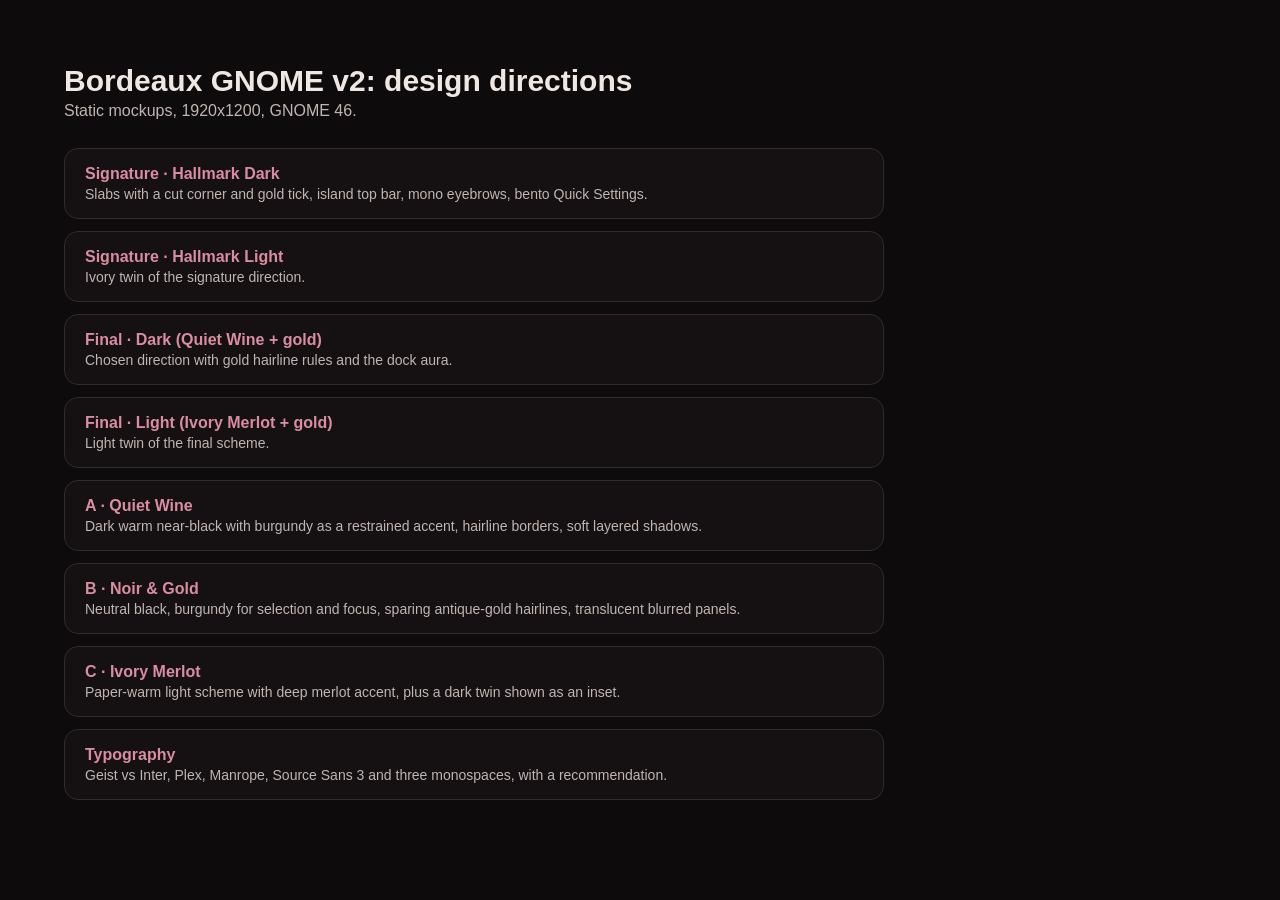
<file: docs/v2-previews/index.html>
<!doctype html>
<!-- SPDX-License-Identifier: GPL-3.0-or-later -->
<!-- Copyright (C) Hamza Gouda -->
<html lang="en"><head><meta charset="utf-8"><title>Bordeaux v2 previews</title><style>
:root{--bg-0:#0E0B0C;--bg-1:#151112;--fg-0:#EEE7E4;--fg-1:#C0B5B2;--accent-hi:#D98CA2;--border:#322A2B}
body{margin:0;background:var(--bg-0);color:var(--fg-0);font-family:'Geist','Inter',sans-serif;padding:64px;max-width:820px}
h1{font-size:30px;font-weight:600;margin:0 0 4px}p.l{color:var(--fg-1);margin:0 0 28px}
a{display:block;background:var(--bg-1);border:1px solid var(--border);border-radius:14px;padding:16px 20px;margin-bottom:12px;color:var(--fg-0);text-decoration:none}
a:hover{border-color:var(--accent-hi)}a b{color:var(--accent-hi);font-weight:600}a span{display:block;color:var(--fg-1);margin-top:3px;font-size:14px}
</style></head><body><h1>Bordeaux GNOME v2: design directions</h1><p class="l">Static mockups, 1920x1200, GNOME 46.</p>
<a href="signature-dark.html"><b>Signature · Hallmark Dark</b><span>Slabs with a cut corner and gold tick, island top bar, mono eyebrows, bento Quick Settings.</span></a>
<a href="signature-light.html"><b>Signature · Hallmark Light</b><span>Ivory twin of the signature direction.</span></a>
<a href="final-dark.html"><b>Final · Dark (Quiet Wine + gold)</b><span>Chosen direction with gold hairline rules and the dock aura.</span></a>
<a href="final-light.html"><b>Final · Light (Ivory Merlot + gold)</b><span>Light twin of the final scheme.</span></a>
<a href="direction-a.html"><b>A · Quiet Wine</b><span>Dark warm near-black with burgundy as a restrained accent, hairline borders, soft layered shadows.</span></a>
<a href="direction-b.html"><b>B · Noir &amp; Gold</b><span>Neutral black, burgundy for selection and focus, sparing antique-gold hairlines, translucent blurred panels.</span></a>
<a href="direction-c.html"><b>C · Ivory Merlot</b><span>Paper-warm light scheme with deep merlot accent, plus a dark twin shown as an inset.</span></a>
<a href="typography.html"><b>Typography</b><span>Geist vs Inter, Plex, Manrope, Source Sans 3 and three monospaces, with a recommendation.</span></a>
</body></html>
</file>
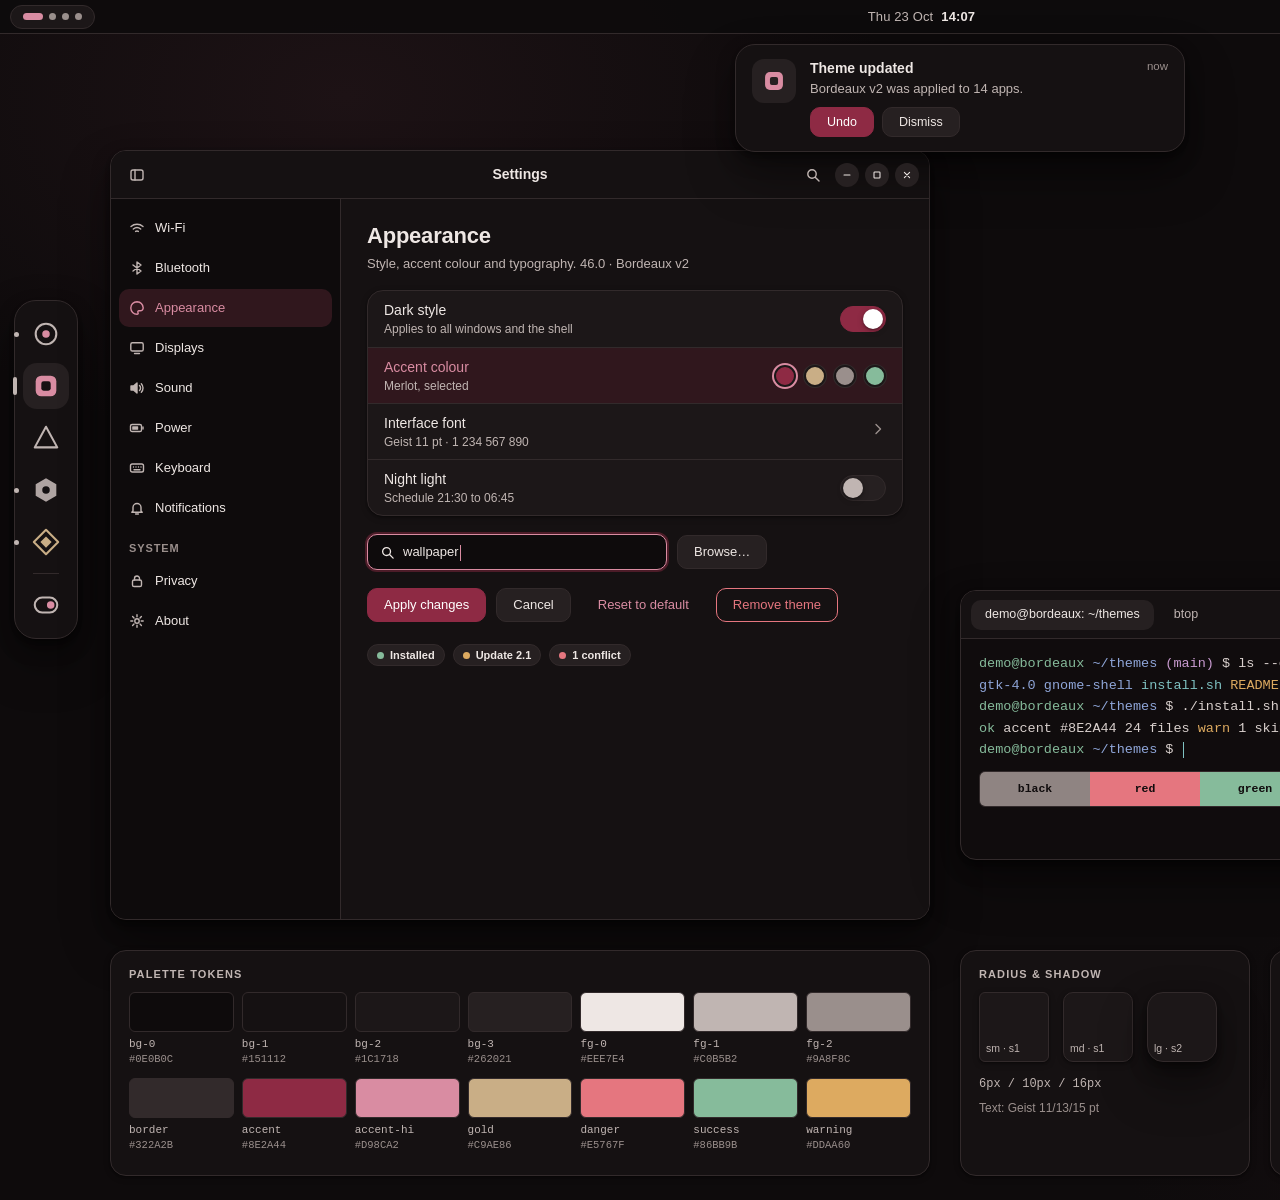
<file: docs/v2-previews/direction-a.html>
<!doctype html>
<!-- SPDX-License-Identifier: GPL-3.0-or-later -->
<!-- Copyright (C) Hamza Gouda -->
<html lang="en"><head><meta charset="utf-8"><title>Direction A — Quiet Wine</title>
<style>
/* Direction A: Quiet Wine — Warm near-black, burgundy held back */
:root{
  --bg-0:#0E0B0C; --bg-1:#151112; --bg-2:#1C1718; --bg-3:#262021;
  --fg-0:#EEE7E4; --fg-1:#C0B5B2; --fg-2:#9A8F8C;
  --accent:#8E2A44; --accent-hi:#D98CA2; --gold:#C9AE86; --border:#322A2B;
  --danger:#E5767F; --success:#86BB9B; --warning:#DDAA60;
  --radius-sm:6px; --radius-md:10px; --radius-lg:16px;
  --shadow-1:0 1px 2px rgba(0,0,0,.35), 0 2px 6px rgba(0,0,0,.25); --shadow-2:0 2px 4px rgba(0,0,0,.30), 0 8px 18px rgba(0,0,0,.35), 0 24px 48px rgba(0,0,0,.35);
}
:root{--wall:radial-gradient(900px 600px at 18% 8%, #1d1215 0%, transparent 60%),radial-gradient(1000px 700px at 90% 100%, #170e11 0%, transparent 60%),var(--bg-0);
--bar-bg:rgba(14,11,12,.92);--bar-line:var(--border);--blur:none;--ws-on:var(--accent-hi);--dock-bg:var(--bg-1);--dock-line:var(--border);--dock-act:var(--bg-3);--run:var(--fg-1);
--win-line:var(--border);--hb-bg:var(--bg-1);--side-bg:var(--bg-0);--sel-bg:color-mix(in srgb,var(--accent) 22%,var(--bg-1));--sel-fg:var(--accent-hi);--sel-ring:none;--sw-off-line:var(--border);--btn-sug-line:var(--accent);--sug-shadow:none;--focus-ring:color-mix(in srgb,var(--accent) 45%,transparent);--pop-bg:var(--bg-1);--tile-on-line:var(--accent);
--term-bg:#100C0D;--term-fg:#D9D0CD;--term-hb:var(--bg-1);}

*{box-sizing:border-box;margin:0;padding:0}
html,body{width:1920px;height:1200px;overflow:hidden;background:var(--bg-0)}
body{font-family:'Geist','Inter',sans-serif;color:var(--fg-0);font-size:13px;line-height:1.35;-webkit-font-smoothing:antialiased;font-feature-settings:"tnum" 0}
.mono{font-family:'Geist Mono','JetBrains Mono',monospace}
.scene{position:relative;width:1920px;height:1200px;overflow:hidden;background:var(--wall)}
.abs{position:absolute}
/* top bar */
.topbar{position:absolute;left:0;top:0;width:1920px;height:34px;display:flex;align-items:center;justify-content:space-between;padding:0 10px;background:var(--bar-bg);border-bottom:1px solid var(--bar-line);backdrop-filter:var(--blur);color:var(--fg-0)}
.ws{display:flex;gap:6px;align-items:center;padding:0 12px;height:24px;border-radius:12px;background:var(--bg-2);border:1px solid var(--border)}
.ws i{display:block;width:7px;height:7px;border-radius:4px;background:var(--fg-2)}
.ws i.on{width:20px;background:var(--ws-on)}
.clock{font-weight:600;font-size:13px;letter-spacing:.01em;font-feature-settings:"tnum" 1}
.clock span{color:var(--fg-1);font-weight:500;margin-right:8px}
.status{display:flex;gap:12px;align-items:center;padding:0 12px;height:26px;border-radius:13px;background:var(--bg-2);border:1px solid var(--border);color:var(--fg-0)}
.status .t{font-size:12px;font-weight:500;color:var(--fg-1);font-feature-settings:"tnum" 1}
/* dock */
.dock{position:absolute;left:14px;top:300px;width:64px;padding:10px 0;border-radius:22px;background:var(--dock-bg);border:1px solid var(--dock-line);box-shadow:var(--shadow-2);backdrop-filter:var(--blur);display:flex;flex-direction:column;gap:6px;align-items:center}
.dock .app{position:relative;width:46px;height:46px;border-radius:14px;display:flex;align-items:center;justify-content:center}
.dock .app.act{background:var(--dock-act)}
.dock .app svg.sh{display:block}
.dock .run{position:absolute;left:-9px;top:50%;margin-top:-2.5px;width:5px;height:5px;border-radius:3px;background:var(--run)}
.dock .run.act{height:18px;margin-top:-9px;width:4px;left:-10px}
.dock .sep{width:26px;height:1px;background:var(--border);margin:2px 0}
/* windows */
.win{position:absolute;background:var(--bg-1);border:1px solid var(--win-line);border-radius:var(--radius-lg);box-shadow:var(--shadow-2);overflow:hidden}
.hb{height:48px;display:flex;align-items:center;justify-content:space-between;padding:0 10px;background:var(--hb-bg);border-bottom:1px solid var(--border);position:relative}
.hb .title{position:absolute;left:0;right:0;text-align:center;font-weight:600;font-size:14px;pointer-events:none}
.hb .l,.hb .r{display:flex;gap:6px;align-items:center;position:relative;z-index:1}
.ibtn{width:32px;height:32px;border-radius:var(--radius-md);display:flex;align-items:center;justify-content:center;color:var(--fg-1)}
.ibtn.wc{width:24px;height:24px;border-radius:12px;background:var(--bg-3);color:var(--fg-0)}
.ibtn.wc svg{width:12px;height:12px}
.body{display:flex;height:calc(100% - 48px)}
.side{width:230px;background:var(--side-bg);border-right:1px solid var(--border);padding:10px 8px;display:flex;flex-direction:column;gap:2px}
.side .row{display:flex;align-items:center;gap:10px;height:38px;padding:0 10px;border-radius:var(--radius-md);color:var(--fg-0);font-size:13px}
.side .row svg{color:var(--fg-1)}
.side .row.sel{background:var(--sel-bg);color:var(--sel-fg);box-shadow:var(--sel-ring)}
.side .row.sel svg{color:var(--sel-fg)}
.side .grp{font-size:11px;font-weight:600;letter-spacing:.08em;text-transform:uppercase;color:var(--fg-2);padding:12px 10px 4px}
.main{flex:1;padding:22px 26px;overflow:hidden;background:var(--bg-1)}
.h1{font-size:22px;font-weight:600;letter-spacing:-.01em;margin-bottom:4px}
.sub{color:var(--fg-1);font-size:13px;margin-bottom:18px}
.card{background:var(--bg-2);border:1px solid var(--border);border-radius:var(--radius-lg);box-shadow:var(--shadow-1);overflow:hidden;margin-bottom:18px}
.lrow{display:flex;align-items:center;justify-content:space-between;min-height:56px;padding:8px 16px;border-top:1px solid var(--border)}
.lrow:first-child{border-top:0}
.lrow .t{font-size:14px;font-weight:500}.lrow .s{font-size:12px;color:var(--fg-1);margin-top:1px}
.lrow.sel{background:var(--sel-bg);box-shadow:var(--sel-ring)}
.sw{position:relative;width:46px;height:26px;border-radius:13px;background:var(--bg-3);border:1px solid var(--sw-off-line)}
.sw::after{content:"";position:absolute;top:2px;left:2px;width:20px;height:20px;border-radius:10px;background:var(--fg-1);box-shadow:var(--shadow-1)}
.sw.on{background:var(--accent);border-color:var(--accent)}
.sw.on::after{left:22px;background:#fff}
.btn{display:inline-flex;align-items:center;justify-content:center;height:34px;padding:0 16px;border-radius:var(--radius-md);background:var(--bg-3);border:1px solid var(--border);color:var(--fg-0);font-weight:500;font-size:13px;font-family:inherit}
.btn.sug{background:var(--accent);border-color:var(--btn-sug-line);color:#fff;box-shadow:var(--sug-shadow)}
.btn.flat{background:transparent;border-color:transparent;color:var(--accent-hi)}
.btn.des{background:transparent;border-color:var(--danger);color:var(--danger)}
.entry{display:flex;align-items:center;gap:8px;height:36px;padding:0 12px;border-radius:var(--radius-md);background:var(--bg-0);border:1px solid var(--border);color:var(--fg-0);width:300px;box-shadow:inset 0 1px 2px rgba(0,0,0,.18)}
.entry.focus{border-color:var(--accent-hi);box-shadow:0 0 0 2px var(--focus-ring)}
.entry .ph{color:var(--fg-2)}
.caret{display:inline-block;width:1.5px;height:16px;background:var(--accent-hi);margin-left:1px;vertical-align:middle}
.badge{display:inline-flex;align-items:center;gap:6px;height:22px;padding:0 9px;border-radius:11px;font-size:11px;font-weight:600;border:1px solid var(--border);background:var(--bg-3)}
.dotc{width:7px;height:7px;border-radius:4px;display:inline-block}
.swatches{display:flex;gap:8px}
.swatches i{width:22px;height:22px;border-radius:11px;display:block;border:2px solid var(--bg-2);box-shadow:0 0 0 1px var(--border)}
.swatches i.on{box-shadow:0 0 0 2px var(--accent-hi)}
/* popover */
.pop{position:absolute;right:24px;top:44px;width:388px;padding:16px;border-radius:24px;background:var(--pop-bg);border:1px solid var(--win-line);box-shadow:var(--shadow-2);backdrop-filter:var(--blur)}
.pop .top{display:flex;align-items:center;justify-content:space-between;margin-bottom:14px}
.pop .top .who{display:flex;gap:8px}
.pop .tiles{display:grid;grid-template-columns:1fr 1fr;gap:8px}
.tile{display:flex;align-items:center;gap:10px;height:54px;padding:0 14px;border-radius:27px;background:var(--bg-3);border:1px solid var(--border);color:var(--fg-0)}
.tile .tt{font-weight:600;font-size:13px;line-height:1.15}.tile .ts{font-size:11.5px;color:var(--fg-1)}
.tile.on{background:var(--accent);border-color:var(--tile-on-line);color:#fff}
.tile.on .ts{color:#fff;opacity:.92}
.slider{display:flex;align-items:center;gap:12px;margin-top:14px;color:var(--fg-1)}
.slider .tr{flex:1;height:6px;border-radius:3px;background:var(--bg-3);position:relative}
.slider .tr b{position:absolute;left:0;top:0;bottom:0;border-radius:3px;background:var(--accent-hi)}
.slider .tr u{position:absolute;top:-7px;width:20px;height:20px;border-radius:10px;background:var(--fg-0);box-shadow:var(--shadow-1);text-decoration:none}
/* notification */
.note{position:absolute;left:735px;top:44px;width:450px;padding:14px 16px;border-radius:20px;background:var(--pop-bg);border:1px solid var(--win-line);box-shadow:var(--shadow-2);backdrop-filter:var(--blur);display:flex;gap:14px}
.note .ni{width:44px;height:44px;border-radius:12px;background:var(--bg-3);display:flex;align-items:center;justify-content:center;flex:none}
.note .nt{font-weight:600;font-size:14px}.note .nb{color:var(--fg-1);font-size:13px;margin-top:2px}
.note .nm{display:flex;justify-content:space-between;align-items:flex-start;color:var(--fg-2);font-size:11.5px}
.note .acts{display:flex;gap:8px;margin-top:10px}
.note .btn{height:30px;font-size:12.5px}
/* terminal */
.term{background:var(--term-bg);color:var(--term-fg)}
.term .hb{background:var(--term-hb)}
.tbody{padding:14px 18px;font-family:'Geist Mono','JetBrains Mono',monospace;font-size:13.5px;line-height:1.6;color:var(--term-fg)}
.tbody .p{color:var(--a2)} .tbody .d{color:var(--a4)} .tbody .c{color:var(--a6)}
.tabs{display:flex;gap:6px}
.tab{height:30px;padding:0 14px;border-radius:var(--radius-md);display:flex;align-items:center;font-size:12.5px;color:var(--fg-1)}
.tab.on{background:var(--bg-3);color:var(--fg-0)}
.ansi{display:flex;gap:0;margin-top:10px;border-radius:var(--radius-sm);overflow:hidden;border:1px solid var(--border)}
.ansi div{flex:1;height:34px;display:flex;align-items:center;justify-content:center;font-size:11.5px;font-weight:600;color:var(--term-bg)}
/* lower info */
.panel{position:absolute;background:var(--bg-1);border:1px solid var(--border);border-radius:var(--radius-lg);padding:16px 18px;box-shadow:var(--shadow-1)}
.panel h3{font-size:11px;letter-spacing:.1em;text-transform:uppercase;color:var(--fg-1);font-weight:600;margin-bottom:10px}
.tok{display:grid;grid-template-columns:repeat(8,1fr);gap:8px}
.tok>div{position:relative}
.tok span{display:block;font-size:11px;color:var(--fg-1);margin-top:5px;font-family:'Geist Mono',monospace;white-space:nowrap}
.tok small{display:block;font-size:10.5px;color:var(--fg-2);font-family:'Geist Mono',monospace}
.shbox{display:flex;gap:14px}
.shbox div{width:70px;height:70px;background:var(--bg-2);border:1px solid var(--border);display:flex;align-items:flex-end;padding:6px;font-size:10.5px;color:var(--fg-1)}
.princ{font-size:13px;color:var(--fg-1);line-height:1.55}
.princ b{color:var(--fg-0);font-weight:600}
.cap{position:absolute;right:24px;bottom:16px;font-size:12px;color:var(--fg-1);font-family:'Geist Mono',monospace}

</style></head><body><div class="scene">

<div class="topbar">
 <div class="ws"><i class="on"></i><i></i><i></i><i></i></div>
 <div class="clock"><span>Thu 23 Oct</span>14:07</div>
 <div class="status"><svg class="ic" width="16" height="16" viewBox="0 0 16 16" fill="none" stroke="currentColor" stroke-width="1.4" stroke-linecap="round" stroke-linejoin="round"><path d="M2 6.5a9 9 0 0 1 12 0M4.3 9a5.8 5.8 0 0 1 7.4 0M6.6 11.4a2.5 2.5 0 0 1 2.8 0" /></svg><svg class="ic" width="16" height="16" viewBox="0 0 16 16" fill="none" stroke="currentColor" stroke-width="1.4" stroke-linecap="round" stroke-linejoin="round"><path d="M2 6h2.5L8 3v10L4.5 10H2z" fill="currentColor"/><path d="M10.5 5.5a3.5 3.5 0 0 1 0 5M12.3 3.8a6 6 0 0 1 0 8.4"/></svg><svg class="ic" width="16" height="16" viewBox="0 0 16 16" fill="none" stroke="currentColor" stroke-width="1.4" stroke-linecap="round" stroke-linejoin="round"><rect x="1.5" y="4.5" width="11" height="7" rx="1.6"/><path d="M14 7v2"/><rect x="3.2" y="6.2" width="6" height="3.6" rx=".6" fill="currentColor" stroke="none"/></svg><span class="t">87%</span><svg class="ic" width="16" height="16" viewBox="0 0 16 16" fill="none" stroke="currentColor" stroke-width="1.4" stroke-linecap="round" stroke-linejoin="round"><path d="M8 2v6M4.8 4.4a5 5 0 1 0 6.4 0"/></svg></div>
</div>

<div class="dock"><div class="app"><span class="run"></span><svg class="sh" width="30" height="30" viewBox="0 0 32 32"><circle cx="16" cy="16" r="11" fill="none" stroke="var(--fg-1)" stroke-width="2.2"/><circle cx="16" cy="16" r="4" fill="var(--accent-hi)"/></svg></div><div class="app act"><span class="run act"></span><svg class="sh" width="30" height="30" viewBox="0 0 32 32"><rect x="5" y="5" width="22" height="22" rx="6" fill="var(--accent-hi)"/><rect x="11" y="11" width="10" height="10" rx="2.5" fill="var(--bg-1)"/></svg></div><div class="app"><svg class="sh" width="30" height="30" viewBox="0 0 32 32"><path d="M16 4 28 26H4z" fill="none" stroke="var(--fg-1)" stroke-width="2.2" stroke-linejoin="round"/></svg></div><div class="app"><span class="run"></span><svg class="sh" width="30" height="30" viewBox="0 0 32 32"><path d="M16 3.5 27 9.8v12.4L16 28.5 5 22.2V9.8z" fill="var(--fg-1)" opacity=".9"/><circle cx="16" cy="16" r="4" fill="var(--bg-1)"/></svg></div><div class="app"><span class="run"></span><svg class="sh" width="30" height="30" viewBox="0 0 32 32"><path d="M16 3 29 16 16 29 3 16z" fill="none" stroke="var(--gold)" stroke-width="2.2" stroke-linejoin="round"/><path d="M16 10 22 16 16 22 10 16z" fill="var(--gold)"/></svg></div><div class="sep"></div><div class="app"><svg class="sh" width="30" height="30" viewBox="0 0 32 32"><rect x="4" y="8" width="24" height="16" rx="8" fill="none" stroke="var(--fg-1)" stroke-width="2.2"/><circle cx="21" cy="16" r="4" fill="var(--accent-hi)"/></svg></div></div>

<div class="win abs" style="left:110px;top:150px;width:820px;height:770px">
 <div class="hb"><div class="l"><div class="ibtn"><svg class="ic" width="16" height="16" viewBox="0 0 16 16" fill="none" stroke="currentColor" stroke-width="1.4" stroke-linecap="round" stroke-linejoin="round"><rect x="2" y="3" width="12" height="10" rx="2"/><path d="M6 3v10"/></svg></div></div><div class="title">Settings</div>
  <div class="r"><div class="ibtn"><svg class="ic" width="16" height="16" viewBox="0 0 16 16" fill="none" stroke="currentColor" stroke-width="1.4" stroke-linecap="round" stroke-linejoin="round"><circle cx="7" cy="7" r="4.2"/><path d="M10.2 10.2L14 14"/></svg></div><div class="ibtn wc"><svg class="ic" width="16" height="16" viewBox="0 0 16 16" fill="none" stroke="currentColor" stroke-width="1.4" stroke-linecap="round" stroke-linejoin="round"><path d="M4 8h8"/></svg></div><div class="ibtn wc"><svg class="ic" width="16" height="16" viewBox="0 0 16 16" fill="none" stroke="currentColor" stroke-width="1.4" stroke-linecap="round" stroke-linejoin="round"><rect x="4" y="4" width="8" height="8" rx="1"/></svg></div><div class="ibtn wc"><svg class="ic" width="16" height="16" viewBox="0 0 16 16" fill="none" stroke="currentColor" stroke-width="1.4" stroke-linecap="round" stroke-linejoin="round"><path d="M4.5 4.5l7 7M11.5 4.5l-7 7"/></svg></div></div></div>
 <div class="body">
  <div class="side">
   <div class="row"><svg class="ic" width="16" height="16" viewBox="0 0 16 16" fill="none" stroke="currentColor" stroke-width="1.4" stroke-linecap="round" stroke-linejoin="round"><path d="M2 6.5a9 9 0 0 1 12 0M4.3 9a5.8 5.8 0 0 1 7.4 0M6.6 11.4a2.5 2.5 0 0 1 2.8 0" /></svg>Wi-Fi</div><div class="row"><svg class="ic" width="16" height="16" viewBox="0 0 16 16" fill="none" stroke="currentColor" stroke-width="1.4" stroke-linecap="round" stroke-linejoin="round"><path d="M4 5l8 6-4 3V2l4 3-8 6"/></svg>Bluetooth</div>
   <div class="row sel"><svg class="ic" width="16" height="16" viewBox="0 0 16 16" fill="none" stroke="currentColor" stroke-width="1.4" stroke-linecap="round" stroke-linejoin="round"><path d="M8 1.8a6.2 6.2 0 1 0 0 12.4c1.2 0 1.5-.9 1-1.6-.6-.8 0-1.8 1-1.8h1.3a2.9 2.9 0 0 0 2.9-3A6.8 6.8 0 0 0 8 1.8z"/></svg>Appearance</div><div class="row"><svg class="ic" width="16" height="16" viewBox="0 0 16 16" fill="none" stroke="currentColor" stroke-width="1.4" stroke-linecap="round" stroke-linejoin="round"><rect x="1.8" y="2.8" width="12.4" height="8.2" rx="1.6"/><path d="M5.5 13.5h5"/></svg>Displays</div><div class="row"><svg class="ic" width="16" height="16" viewBox="0 0 16 16" fill="none" stroke="currentColor" stroke-width="1.4" stroke-linecap="round" stroke-linejoin="round"><path d="M2 6h2.5L8 3v10L4.5 10H2z" fill="currentColor"/><path d="M10.5 5.5a3.5 3.5 0 0 1 0 5M12.3 3.8a6 6 0 0 1 0 8.4"/></svg>Sound</div>
   <div class="row"><svg class="ic" width="16" height="16" viewBox="0 0 16 16" fill="none" stroke="currentColor" stroke-width="1.4" stroke-linecap="round" stroke-linejoin="round"><rect x="1.5" y="4.5" width="11" height="7" rx="1.6"/><path d="M14 7v2"/><rect x="3.2" y="6.2" width="6" height="3.6" rx=".6" fill="currentColor" stroke="none"/></svg>Power</div><div class="row"><svg class="ic" width="16" height="16" viewBox="0 0 16 16" fill="none" stroke="currentColor" stroke-width="1.4" stroke-linecap="round" stroke-linejoin="round"><rect x="1.5" y="4" width="13" height="8" rx="1.8"/><path d="M4.5 7h.01M7 7h.01M9.5 7h.01M12 7h.01M5 9.7h6"/></svg>Keyboard</div><div class="row"><svg class="ic" width="16" height="16" viewBox="0 0 16 16" fill="none" stroke="currentColor" stroke-width="1.4" stroke-linecap="round" stroke-linejoin="round"><path d="M4 11V7.5a4 4 0 0 1 8 0V11l1.2 1.3H2.8zM6.6 14h2.8"/></svg>Notifications</div>
   <div class="grp">System</div><div class="row"><svg class="ic" width="16" height="16" viewBox="0 0 16 16" fill="none" stroke="currentColor" stroke-width="1.4" stroke-linecap="round" stroke-linejoin="round"><rect x="3.5" y="7" width="9" height="6.5" rx="1.6"/><path d="M5.5 7V5.5a2.5 2.5 0 0 1 5 0V7"/></svg>Privacy</div><div class="row"><svg class="ic" width="16" height="16" viewBox="0 0 16 16" fill="none" stroke="currentColor" stroke-width="1.4" stroke-linecap="round" stroke-linejoin="round"><circle cx="8" cy="8" r="2.2"/><path d="M8 1.8v2M8 12.2v2M1.8 8h2M12.2 8h2M3.6 3.6l1.4 1.4M11 11l1.4 1.4M3.6 12.4L5 11M11 5l1.4-1.4"/></svg>About</div>
  </div>
  <div class="main">
   <div class="h1">Appearance</div><div class="sub">Style, accent colour and typography. 46.0 · Bordeaux v2</div>
   <div class="card">
    <div class="lrow"><div><div class="t">Dark style</div><div class="s">Applies to all windows and the shell</div></div><div class="sw on"></div></div>
    <div class="lrow sel"><div><div class="t" style="color:var(--sel-fg)">Accent colour</div><div class="s" style="color:var(--fg-1)">Merlot, selected</div></div><div class="swatches"><i style="background:var(--accent)" class="on"></i><i style="background:var(--gold)"></i><i style="background:var(--fg-2)"></i><i style="background:var(--success)"></i></div></div>
    <div class="lrow"><div><div class="t">Interface font</div><div class="s">Geist 11 pt · 1 234 567 890</div></div><span style="color:var(--fg-2)"><svg class="ic" width="16" height="16" viewBox="0 0 16 16" fill="none" stroke="currentColor" stroke-width="1.4" stroke-linecap="round" stroke-linejoin="round"><path d="M6 3.5L10.5 8 6 12.5"/></svg></span></div>
    <div class="lrow"><div><div class="t">Night light</div><div class="s">Schedule 21:30 to 06:45</div></div><div class="sw"></div></div>
   </div>
   <div style="display:flex;gap:10px;align-items:center;margin-bottom:18px"><div class="entry focus"><svg class="ic" width="15" height="15" viewBox="0 0 16 16" fill="none" stroke="currentColor" stroke-width="1.4" stroke-linecap="round" stroke-linejoin="round"><circle cx="7" cy="7" r="4.2"/><path d="M10.2 10.2L14 14"/></svg><span>wallpaper<span class="caret"></span></span></div><div class="btn">Browse…</div></div>
   <div style="display:flex;gap:10px;align-items:center;margin-bottom:22px"><div class="btn sug">Apply changes</div><div class="btn">Cancel</div><div class="btn flat">Reset to default</div><div class="btn des">Remove theme</div></div>
   <div style="display:flex;gap:8px"><span class="badge"><i class="dotc" style="background:var(--success)"></i>Installed</span><span class="badge"><i class="dotc" style="background:var(--warning)"></i>Update 2.1</span><span class="badge"><i class="dotc" style="background:var(--danger)"></i>1 conflict</span></div>
  </div>
 </div>
</div>

<div class="note"><div class="ni"><svg width="26" height="26" viewBox="0 0 32 32"><rect x="5" y="5" width="22" height="22" rx="6" fill="var(--accent-hi)"/><rect x="11" y="11" width="10" height="10" rx="2.5" fill="var(--bg-3)"/></svg></div>
 <div style="flex:1"><div class="nm"><div class="nt" style="color:var(--fg-0)">Theme updated</div><span>now</span></div><div class="nb">Bordeaux v2 was applied to 14 apps.</div>
 <div class="acts"><div class="btn sug">Undo</div><div class="btn">Dismiss</div></div></div></div>

<div class="pop"><div class="top"><div class="who"><div class="ibtn" style="background:var(--bg-3);border-radius:18px;width:36px;height:36px"><svg class="ic" width="16" height="16" viewBox="0 0 16 16" fill="none" stroke="currentColor" stroke-width="1.4" stroke-linecap="round" stroke-linejoin="round"><rect x="3.5" y="7" width="9" height="6.5" rx="1.6"/><path d="M5.5 7V5.5a2.5 2.5 0 0 1 5 0V7"/></svg></div><div class="ibtn" style="background:var(--bg-3);border-radius:18px;width:36px;height:36px"><svg class="ic" width="16" height="16" viewBox="0 0 16 16" fill="none" stroke="currentColor" stroke-width="1.4" stroke-linecap="round" stroke-linejoin="round"><circle cx="8" cy="8" r="2.2"/><path d="M8 1.8v2M8 12.2v2M1.8 8h2M12.2 8h2M3.6 3.6l1.4 1.4M11 11l1.4 1.4M3.6 12.4L5 11M11 5l1.4-1.4"/></svg></div></div><div class="ibtn" style="background:var(--bg-3);border-radius:18px;width:36px;height:36px"><svg class="ic" width="16" height="16" viewBox="0 0 16 16" fill="none" stroke="currentColor" stroke-width="1.4" stroke-linecap="round" stroke-linejoin="round"><path d="M8 2v6M4.8 4.4a5 5 0 1 0 6.4 0"/></svg></div></div>
 <div class="tiles">
  <div class="tile on"><svg class="ic" width="20" height="20" viewBox="0 0 16 16" fill="none" stroke="currentColor" stroke-width="1.4" stroke-linecap="round" stroke-linejoin="round"><path d="M2 6.5a9 9 0 0 1 12 0M4.3 9a5.8 5.8 0 0 1 7.4 0M6.6 11.4a2.5 2.5 0 0 1 2.8 0" /></svg><div><div class="tt">Wi-Fi</div><div class="ts">Home-5G</div></div></div>
  <div class="tile on"><svg class="ic" width="20" height="20" viewBox="0 0 16 16" fill="none" stroke="currentColor" stroke-width="1.4" stroke-linecap="round" stroke-linejoin="round"><path d="M4 5l8 6-4 3V2l4 3-8 6"/></svg><div><div class="tt">Bluetooth</div><div class="ts">2 connected</div></div></div>
  <div class="tile"><svg class="ic" width="20" height="20" viewBox="0 0 16 16" fill="none" stroke="currentColor" stroke-width="1.4" stroke-linecap="round" stroke-linejoin="round"><path d="M12.5 9.5A5.5 5.5 0 0 1 6.5 3.5a5.5 5.5 0 1 0 6 6z"/></svg><div><div class="tt">Dark Style</div><div class="ts">On</div></div></div>
  <div class="tile"><svg class="ic" width="20" height="20" viewBox="0 0 16 16" fill="none" stroke="currentColor" stroke-width="1.4" stroke-linecap="round" stroke-linejoin="round"><circle cx="8" cy="8" r="3"/><path d="M8 1.5v1.8M8 12.7v1.8M1.5 8h1.8M12.7 8h1.8M3.4 3.4l1.3 1.3M11.3 11.3l1.3 1.3M3.4 12.6l1.3-1.3M11.3 4.7l1.3-1.3"/></svg><div><div class="tt">Night Light</div><div class="ts">Off</div></div></div>
  <div class="tile"><svg class="ic" width="20" height="20" viewBox="0 0 16 16" fill="none" stroke="currentColor" stroke-width="1.4" stroke-linecap="round" stroke-linejoin="round"><rect x="1.5" y="4.5" width="11" height="7" rx="1.6"/><path d="M14 7v2"/><rect x="3.2" y="6.2" width="6" height="3.6" rx=".6" fill="currentColor" stroke="none"/></svg><div><div class="tt">Balanced</div><div class="ts">87% · 5:12 left</div></div></div>
  <div class="tile"><svg class="ic" width="20" height="20" viewBox="0 0 16 16" fill="none" stroke="currentColor" stroke-width="1.4" stroke-linecap="round" stroke-linejoin="round"><path d="M4 11V7.5a4 4 0 0 1 8 0V11l1.2 1.3H2.8zM6.6 14h2.8"/></svg><div><div class="tt">Do Not Disturb</div><div class="ts">Off</div></div></div>
 </div>
 <div class="slider"><svg class="ic" width="18" height="18" viewBox="0 0 16 16" fill="none" stroke="currentColor" stroke-width="1.4" stroke-linecap="round" stroke-linejoin="round"><path d="M2 6h2.5L8 3v10L4.5 10H2z" fill="currentColor"/><path d="M10.5 5.5a3.5 3.5 0 0 1 0 5M12.3 3.8a6 6 0 0 1 0 8.4"/></svg><div class="tr"><b style="width:64%"></b><u style="left:calc(64% - 10px)"></u></div><span style="font-size:12px;width:28px;text-align:right;font-feature-settings:'tnum' 1">64</span></div>
 <div class="slider"><svg class="ic" width="18" height="18" viewBox="0 0 16 16" fill="none" stroke="currentColor" stroke-width="1.4" stroke-linecap="round" stroke-linejoin="round"><circle cx="8" cy="8" r="3"/><path d="M8 1.5v1.8M8 12.7v1.8M1.5 8h1.8M12.7 8h1.8M3.4 3.4l1.3 1.3M11.3 11.3l1.3 1.3M3.4 12.6l1.3-1.3M11.3 4.7l1.3-1.3"/></svg><div class="tr"><b style="width:42%"></b><u style="left:calc(42% - 10px)"></u></div><span style="font-size:12px;width:28px;text-align:right;font-feature-settings:'tnum' 1">42</span></div>
</div>

<div class="win term abs" style="left:960px;top:590px;width:920px;height:270px;--a0:#8F8482;--a1:#E5767F;--a2:#86BB9B;--a3:#DDAA60;--a4:#8FA6D9;--a5:#C99BD0;--a6:#7FC2C2;--a7:#E6DEDB;">
 <div class="hb"><div class="l"><div class="tabs"><div class="tab on">demo@bordeaux: ~/themes</div><div class="tab">btop</div></div></div><div class="r"><div class="ibtn wc"><svg class="ic" width="16" height="16" viewBox="0 0 16 16" fill="none" stroke="currentColor" stroke-width="1.4" stroke-linecap="round" stroke-linejoin="round"><path d="M4 8h8"/></svg></div><div class="ibtn wc"><svg class="ic" width="16" height="16" viewBox="0 0 16 16" fill="none" stroke="currentColor" stroke-width="1.4" stroke-linecap="round" stroke-linejoin="round"><rect x="4" y="4" width="8" height="8" rx="1"/></svg></div><div class="ibtn wc"><svg class="ic" width="16" height="16" viewBox="0 0 16 16" fill="none" stroke="currentColor" stroke-width="1.4" stroke-linecap="round" stroke-linejoin="round"><path d="M4.5 4.5l7 7M11.5 4.5l-7 7"/></svg></div></div></div>
 <div class="tbody"><div><span class="p">demo@bordeaux</span> <span class="d">~/themes</span> <span style="color:var(--a5)">(main)</span> $ ls --color</div>
 <div><span class="d">gtk-4.0</span>  <span class="d">gnome-shell</span>  <span class="c">install.sh</span>  <span style="color:var(--a3)">README.md</span>  <span style="color:var(--a1)">broken.lnk</span></div>
 <div><span class="p">demo@bordeaux</span> <span class="d">~/themes</span> $ ./install.sh --dry-run</div>
 <div><span style="color:var(--a2)">ok</span>  accent #8E2A44 24 files  <span style="color:var(--a3)">warn</span> 1 skipped  <span style="color:var(--a1)">fail</span> 0</div>
 <div><span class="p">demo@bordeaux</span> <span class="d">~/themes</span> $ <span class="caret" style="background:var(--a6)"></span></div>
 <div class="ansi"><div style="background:#8F8482">black</div><div style="background:#E5767F">red</div><div style="background:#86BB9B">green</div><div style="background:#DDAA60">yellow</div><div style="background:#8FA6D9">blue</div><div style="background:#C99BD0">magenta</div><div style="background:#7FC2C2">cyan</div><div style="background:#E6DEDB">white</div></div></div></div>

<div class="panel" style="left:110px;top:950px;width:820px;height:226px"><h3>Palette tokens</h3>
 <div class="tok" style="grid-template-columns:repeat(7,1fr);row-gap:12px"><div><div style="background:var(--bg-0);border:1px solid var(--border);height:40px;border-radius:var(--radius-sm)"></div><span>bg-0</span><small>#0E0B0C</small></div><div><div style="background:var(--bg-1);border:1px solid var(--border);height:40px;border-radius:var(--radius-sm)"></div><span>bg-1</span><small>#151112</small></div><div><div style="background:var(--bg-2);border:1px solid var(--border);height:40px;border-radius:var(--radius-sm)"></div><span>bg-2</span><small>#1C1718</small></div><div><div style="background:var(--bg-3);border:1px solid var(--border);height:40px;border-radius:var(--radius-sm)"></div><span>bg-3</span><small>#262021</small></div><div><div style="background:var(--fg-0);border:1px solid var(--border);height:40px;border-radius:var(--radius-sm)"></div><span>fg-0</span><small>#EEE7E4</small></div><div><div style="background:var(--fg-1);border:1px solid var(--border);height:40px;border-radius:var(--radius-sm)"></div><span>fg-1</span><small>#C0B5B2</small></div><div><div style="background:var(--fg-2);border:1px solid var(--border);height:40px;border-radius:var(--radius-sm)"></div><span>fg-2</span><small>#9A8F8C</small></div><div><div style="background:var(--border);border:1px solid var(--border);height:40px;border-radius:var(--radius-sm)"></div><span>border</span><small>#322A2B</small></div><div><div style="background:var(--accent);border:1px solid var(--border);height:40px;border-radius:var(--radius-sm)"></div><span>accent</span><small>#8E2A44</small></div><div><div style="background:var(--accent-hi);border:1px solid var(--border);height:40px;border-radius:var(--radius-sm)"></div><span>accent-hi</span><small>#D98CA2</small></div><div><div style="background:var(--gold);border:1px solid var(--border);height:40px;border-radius:var(--radius-sm)"></div><span>gold</span><small>#C9AE86</small></div><div><div style="background:var(--danger);border:1px solid var(--border);height:40px;border-radius:var(--radius-sm)"></div><span>danger</span><small>#E5767F</small></div><div><div style="background:var(--success);border:1px solid var(--border);height:40px;border-radius:var(--radius-sm)"></div><span>success</span><small>#86BB9B</small></div><div><div style="background:var(--warning);border:1px solid var(--border);height:40px;border-radius:var(--radius-sm)"></div><span>warning</span><small>#DDAA60</small></div></div></div>
<div class="panel" style="left:960px;top:950px;width:290px;height:226px"><h3>Radius &amp; shadow</h3>
 <div class="shbox"><div style="border-radius:var(--radius-sm);box-shadow:var(--shadow-1)">sm · s1</div><div style="border-radius:var(--radius-md);box-shadow:var(--shadow-1)">md · s1</div><div style="border-radius:var(--radius-lg);box-shadow:var(--shadow-2)">lg · s2</div></div>
 <div style="margin-top:14px;font-size:12px;color:var(--fg-1)" class="mono">6px / 10px / 16px</div>
 <div style="margin-top:8px;font-size:12px;color:var(--fg-2)">Text: Geist 11/13/15 pt</div></div>
<div class="panel" style="left:1270px;top:950px;width:610px;height:226px"><h3>Direction A · Quiet Wine</h3><div class="princ"><b>Surfaces</b> stay within a 4% lightness band and carry a faint warm tint (hue 350, chroma under 3%).<br><b>Burgundy</b> appears only on switch, selection tint and the suggested button.<br><b>Depth</b> comes from layered soft shadows, not borders; borders are 1px hairlines.</div></div>

</div></body></html>
</file>
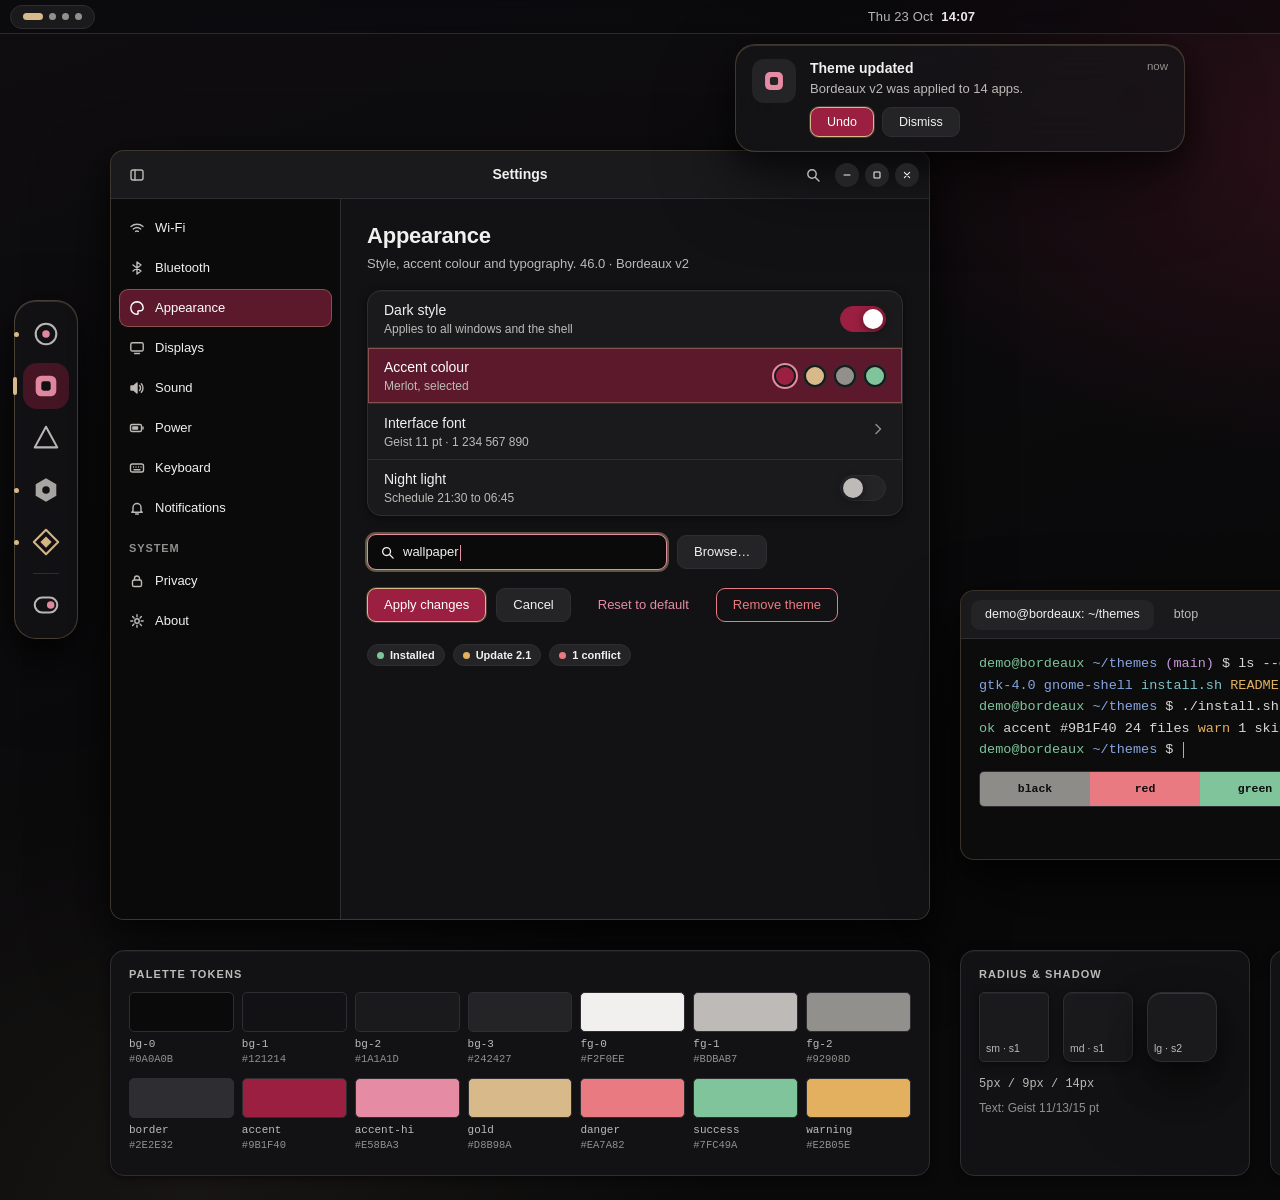
<file: docs/v2-previews/direction-b.html>
<!doctype html>
<!-- SPDX-License-Identifier: GPL-3.0-or-later -->
<!-- Copyright (C) Hamza Gouda -->
<html lang="en"><head><meta charset="utf-8"><title>Direction B — Noir & Gold</title>
<style>
/* Direction B: Noir & Gold — Neutral black, burgundy selection, gold hairlines */
:root{
  --bg-0:#0A0A0B; --bg-1:#121214; --bg-2:#1A1A1D; --bg-3:#242427;
  --fg-0:#F2F0EE; --fg-1:#BDBAB7; --fg-2:#92908D;
  --accent:#9B1F40; --accent-hi:#E58BA3; --gold:#D8B98A; --border:#2E2E32;
  --danger:#EA7A82; --success:#7FC49A; --warning:#E2B05E;
  --radius-sm:5px; --radius-md:9px; --radius-lg:14px;
  --shadow-1:0 1px 0 rgba(255,255,255,.04) inset, 0 2px 8px rgba(0,0,0,.5); --shadow-2:0 1px 0 rgba(216,185,138,.18) inset, 0 12px 32px rgba(0,0,0,.55), 0 32px 80px rgba(0,0,0,.45);
}
:root{--wall:radial-gradient(800px 520px at 70% 12%, rgba(155,31,64,.22) 0%, transparent 62%),radial-gradient(900px 700px at 10% 100%, rgba(216,185,138,.07) 0%, transparent 60%),linear-gradient(160deg,#0f0d10,#09090a 60%);
--bar-bg:rgba(10,10,11,.55);--bar-line:rgba(216,185,138,.18);--blur:blur(22px) saturate(140%);--ws-on:var(--gold);--dock-bg:rgba(24,24,27,.62);--dock-line:rgba(216,185,138,.28);--dock-act:rgba(155,31,64,.38);--run:var(--gold);
--win-line:rgba(216,185,138,.22);--hb-bg:var(--bg-2);--side-bg:var(--bg-0);--sel-bg:color-mix(in srgb,var(--accent) 55%,var(--bg-1));--sel-fg:#fff;--sel-ring:inset 0 0 0 1px rgba(216,185,138,.35);--sw-off-line:var(--border);--btn-sug-line:var(--gold);--sug-shadow:0 0 0 1px rgba(216,185,138,.25);--focus-ring:rgba(216,185,138,.4);--pop-bg:rgba(22,22,25,.74);--tile-on-line:var(--gold);
--term-bg:#0C0C0D;--term-fg:#DAD7D4;--term-hb:var(--bg-2);}

*{box-sizing:border-box;margin:0;padding:0}
html,body{width:1920px;height:1200px;overflow:hidden;background:var(--bg-0)}
body{font-family:'Geist','Inter',sans-serif;color:var(--fg-0);font-size:13px;line-height:1.35;-webkit-font-smoothing:antialiased;font-feature-settings:"tnum" 0}
.mono{font-family:'Geist Mono','JetBrains Mono',monospace}
.scene{position:relative;width:1920px;height:1200px;overflow:hidden;background:var(--wall)}
.abs{position:absolute}
/* top bar */
.topbar{position:absolute;left:0;top:0;width:1920px;height:34px;display:flex;align-items:center;justify-content:space-between;padding:0 10px;background:var(--bar-bg);border-bottom:1px solid var(--bar-line);backdrop-filter:var(--blur);color:var(--fg-0)}
.ws{display:flex;gap:6px;align-items:center;padding:0 12px;height:24px;border-radius:12px;background:var(--bg-2);border:1px solid var(--border)}
.ws i{display:block;width:7px;height:7px;border-radius:4px;background:var(--fg-2)}
.ws i.on{width:20px;background:var(--ws-on)}
.clock{font-weight:600;font-size:13px;letter-spacing:.01em;font-feature-settings:"tnum" 1}
.clock span{color:var(--fg-1);font-weight:500;margin-right:8px}
.status{display:flex;gap:12px;align-items:center;padding:0 12px;height:26px;border-radius:13px;background:var(--bg-2);border:1px solid var(--border);color:var(--fg-0)}
.status .t{font-size:12px;font-weight:500;color:var(--fg-1);font-feature-settings:"tnum" 1}
/* dock */
.dock{position:absolute;left:14px;top:300px;width:64px;padding:10px 0;border-radius:22px;background:var(--dock-bg);border:1px solid var(--dock-line);box-shadow:var(--shadow-2);backdrop-filter:var(--blur);display:flex;flex-direction:column;gap:6px;align-items:center}
.dock .app{position:relative;width:46px;height:46px;border-radius:14px;display:flex;align-items:center;justify-content:center}
.dock .app.act{background:var(--dock-act)}
.dock .app svg.sh{display:block}
.dock .run{position:absolute;left:-9px;top:50%;margin-top:-2.5px;width:5px;height:5px;border-radius:3px;background:var(--run)}
.dock .run.act{height:18px;margin-top:-9px;width:4px;left:-10px}
.dock .sep{width:26px;height:1px;background:var(--border);margin:2px 0}
/* windows */
.win{position:absolute;background:var(--bg-1);border:1px solid var(--win-line);border-radius:var(--radius-lg);box-shadow:var(--shadow-2);overflow:hidden}
.hb{height:48px;display:flex;align-items:center;justify-content:space-between;padding:0 10px;background:var(--hb-bg);border-bottom:1px solid var(--border);position:relative}
.hb .title{position:absolute;left:0;right:0;text-align:center;font-weight:600;font-size:14px;pointer-events:none}
.hb .l,.hb .r{display:flex;gap:6px;align-items:center;position:relative;z-index:1}
.ibtn{width:32px;height:32px;border-radius:var(--radius-md);display:flex;align-items:center;justify-content:center;color:var(--fg-1)}
.ibtn.wc{width:24px;height:24px;border-radius:12px;background:var(--bg-3);color:var(--fg-0)}
.ibtn.wc svg{width:12px;height:12px}
.body{display:flex;height:calc(100% - 48px)}
.side{width:230px;background:var(--side-bg);border-right:1px solid var(--border);padding:10px 8px;display:flex;flex-direction:column;gap:2px}
.side .row{display:flex;align-items:center;gap:10px;height:38px;padding:0 10px;border-radius:var(--radius-md);color:var(--fg-0);font-size:13px}
.side .row svg{color:var(--fg-1)}
.side .row.sel{background:var(--sel-bg);color:var(--sel-fg);box-shadow:var(--sel-ring)}
.side .row.sel svg{color:var(--sel-fg)}
.side .grp{font-size:11px;font-weight:600;letter-spacing:.08em;text-transform:uppercase;color:var(--fg-2);padding:12px 10px 4px}
.main{flex:1;padding:22px 26px;overflow:hidden;background:var(--bg-1)}
.h1{font-size:22px;font-weight:600;letter-spacing:-.01em;margin-bottom:4px}
.sub{color:var(--fg-1);font-size:13px;margin-bottom:18px}
.card{background:var(--bg-2);border:1px solid var(--border);border-radius:var(--radius-lg);box-shadow:var(--shadow-1);overflow:hidden;margin-bottom:18px}
.lrow{display:flex;align-items:center;justify-content:space-between;min-height:56px;padding:8px 16px;border-top:1px solid var(--border)}
.lrow:first-child{border-top:0}
.lrow .t{font-size:14px;font-weight:500}.lrow .s{font-size:12px;color:var(--fg-1);margin-top:1px}
.lrow.sel{background:var(--sel-bg);box-shadow:var(--sel-ring)}
.sw{position:relative;width:46px;height:26px;border-radius:13px;background:var(--bg-3);border:1px solid var(--sw-off-line)}
.sw::after{content:"";position:absolute;top:2px;left:2px;width:20px;height:20px;border-radius:10px;background:var(--fg-1);box-shadow:var(--shadow-1)}
.sw.on{background:var(--accent);border-color:var(--accent)}
.sw.on::after{left:22px;background:#fff}
.btn{display:inline-flex;align-items:center;justify-content:center;height:34px;padding:0 16px;border-radius:var(--radius-md);background:var(--bg-3);border:1px solid var(--border);color:var(--fg-0);font-weight:500;font-size:13px;font-family:inherit}
.btn.sug{background:var(--accent);border-color:var(--btn-sug-line);color:#fff;box-shadow:var(--sug-shadow)}
.btn.flat{background:transparent;border-color:transparent;color:var(--accent-hi)}
.btn.des{background:transparent;border-color:var(--danger);color:var(--danger)}
.entry{display:flex;align-items:center;gap:8px;height:36px;padding:0 12px;border-radius:var(--radius-md);background:var(--bg-0);border:1px solid var(--border);color:var(--fg-0);width:300px;box-shadow:inset 0 1px 2px rgba(0,0,0,.18)}
.entry.focus{border-color:var(--accent-hi);box-shadow:0 0 0 2px var(--focus-ring)}
.entry .ph{color:var(--fg-2)}
.caret{display:inline-block;width:1.5px;height:16px;background:var(--accent-hi);margin-left:1px;vertical-align:middle}
.badge{display:inline-flex;align-items:center;gap:6px;height:22px;padding:0 9px;border-radius:11px;font-size:11px;font-weight:600;border:1px solid var(--border);background:var(--bg-3)}
.dotc{width:7px;height:7px;border-radius:4px;display:inline-block}
.swatches{display:flex;gap:8px}
.swatches i{width:22px;height:22px;border-radius:11px;display:block;border:2px solid var(--bg-2);box-shadow:0 0 0 1px var(--border)}
.swatches i.on{box-shadow:0 0 0 2px var(--accent-hi)}
/* popover */
.pop{position:absolute;right:24px;top:44px;width:388px;padding:16px;border-radius:24px;background:var(--pop-bg);border:1px solid var(--win-line);box-shadow:var(--shadow-2);backdrop-filter:var(--blur)}
.pop .top{display:flex;align-items:center;justify-content:space-between;margin-bottom:14px}
.pop .top .who{display:flex;gap:8px}
.pop .tiles{display:grid;grid-template-columns:1fr 1fr;gap:8px}
.tile{display:flex;align-items:center;gap:10px;height:54px;padding:0 14px;border-radius:27px;background:var(--bg-3);border:1px solid var(--border);color:var(--fg-0)}
.tile .tt{font-weight:600;font-size:13px;line-height:1.15}.tile .ts{font-size:11.5px;color:var(--fg-1)}
.tile.on{background:var(--accent);border-color:var(--tile-on-line);color:#fff}
.tile.on .ts{color:#fff;opacity:.92}
.slider{display:flex;align-items:center;gap:12px;margin-top:14px;color:var(--fg-1)}
.slider .tr{flex:1;height:6px;border-radius:3px;background:var(--bg-3);position:relative}
.slider .tr b{position:absolute;left:0;top:0;bottom:0;border-radius:3px;background:var(--accent-hi)}
.slider .tr u{position:absolute;top:-7px;width:20px;height:20px;border-radius:10px;background:var(--fg-0);box-shadow:var(--shadow-1);text-decoration:none}
/* notification */
.note{position:absolute;left:735px;top:44px;width:450px;padding:14px 16px;border-radius:20px;background:var(--pop-bg);border:1px solid var(--win-line);box-shadow:var(--shadow-2);backdrop-filter:var(--blur);display:flex;gap:14px}
.note .ni{width:44px;height:44px;border-radius:12px;background:var(--bg-3);display:flex;align-items:center;justify-content:center;flex:none}
.note .nt{font-weight:600;font-size:14px}.note .nb{color:var(--fg-1);font-size:13px;margin-top:2px}
.note .nm{display:flex;justify-content:space-between;align-items:flex-start;color:var(--fg-2);font-size:11.5px}
.note .acts{display:flex;gap:8px;margin-top:10px}
.note .btn{height:30px;font-size:12.5px}
/* terminal */
.term{background:var(--term-bg);color:var(--term-fg)}
.term .hb{background:var(--term-hb)}
.tbody{padding:14px 18px;font-family:'Geist Mono','JetBrains Mono',monospace;font-size:13.5px;line-height:1.6;color:var(--term-fg)}
.tbody .p{color:var(--a2)} .tbody .d{color:var(--a4)} .tbody .c{color:var(--a6)}
.tabs{display:flex;gap:6px}
.tab{height:30px;padding:0 14px;border-radius:var(--radius-md);display:flex;align-items:center;font-size:12.5px;color:var(--fg-1)}
.tab.on{background:var(--bg-3);color:var(--fg-0)}
.ansi{display:flex;gap:0;margin-top:10px;border-radius:var(--radius-sm);overflow:hidden;border:1px solid var(--border)}
.ansi div{flex:1;height:34px;display:flex;align-items:center;justify-content:center;font-size:11.5px;font-weight:600;color:var(--term-bg)}
/* lower info */
.panel{position:absolute;background:var(--bg-1);border:1px solid var(--border);border-radius:var(--radius-lg);padding:16px 18px;box-shadow:var(--shadow-1)}
.panel h3{font-size:11px;letter-spacing:.1em;text-transform:uppercase;color:var(--fg-1);font-weight:600;margin-bottom:10px}
.tok{display:grid;grid-template-columns:repeat(8,1fr);gap:8px}
.tok>div{position:relative}
.tok span{display:block;font-size:11px;color:var(--fg-1);margin-top:5px;font-family:'Geist Mono',monospace;white-space:nowrap}
.tok small{display:block;font-size:10.5px;color:var(--fg-2);font-family:'Geist Mono',monospace}
.shbox{display:flex;gap:14px}
.shbox div{width:70px;height:70px;background:var(--bg-2);border:1px solid var(--border);display:flex;align-items:flex-end;padding:6px;font-size:10.5px;color:var(--fg-1)}
.princ{font-size:13px;color:var(--fg-1);line-height:1.55}
.princ b{color:var(--fg-0);font-weight:600}
.cap{position:absolute;right:24px;bottom:16px;font-size:12px;color:var(--fg-1);font-family:'Geist Mono',monospace}

</style></head><body><div class="scene">

<div class="topbar">
 <div class="ws"><i class="on"></i><i></i><i></i><i></i></div>
 <div class="clock"><span>Thu 23 Oct</span>14:07</div>
 <div class="status"><svg class="ic" width="16" height="16" viewBox="0 0 16 16" fill="none" stroke="currentColor" stroke-width="1.4" stroke-linecap="round" stroke-linejoin="round"><path d="M2 6.5a9 9 0 0 1 12 0M4.3 9a5.8 5.8 0 0 1 7.4 0M6.6 11.4a2.5 2.5 0 0 1 2.8 0" /></svg><svg class="ic" width="16" height="16" viewBox="0 0 16 16" fill="none" stroke="currentColor" stroke-width="1.4" stroke-linecap="round" stroke-linejoin="round"><path d="M2 6h2.5L8 3v10L4.5 10H2z" fill="currentColor"/><path d="M10.5 5.5a3.5 3.5 0 0 1 0 5M12.3 3.8a6 6 0 0 1 0 8.4"/></svg><svg class="ic" width="16" height="16" viewBox="0 0 16 16" fill="none" stroke="currentColor" stroke-width="1.4" stroke-linecap="round" stroke-linejoin="round"><rect x="1.5" y="4.5" width="11" height="7" rx="1.6"/><path d="M14 7v2"/><rect x="3.2" y="6.2" width="6" height="3.6" rx=".6" fill="currentColor" stroke="none"/></svg><span class="t">87%</span><svg class="ic" width="16" height="16" viewBox="0 0 16 16" fill="none" stroke="currentColor" stroke-width="1.4" stroke-linecap="round" stroke-linejoin="round"><path d="M8 2v6M4.8 4.4a5 5 0 1 0 6.4 0"/></svg></div>
</div>

<div class="dock"><div class="app"><span class="run"></span><svg class="sh" width="30" height="30" viewBox="0 0 32 32"><circle cx="16" cy="16" r="11" fill="none" stroke="var(--fg-1)" stroke-width="2.2"/><circle cx="16" cy="16" r="4" fill="var(--accent-hi)"/></svg></div><div class="app act"><span class="run act"></span><svg class="sh" width="30" height="30" viewBox="0 0 32 32"><rect x="5" y="5" width="22" height="22" rx="6" fill="var(--accent-hi)"/><rect x="11" y="11" width="10" height="10" rx="2.5" fill="var(--bg-1)"/></svg></div><div class="app"><svg class="sh" width="30" height="30" viewBox="0 0 32 32"><path d="M16 4 28 26H4z" fill="none" stroke="var(--fg-1)" stroke-width="2.2" stroke-linejoin="round"/></svg></div><div class="app"><span class="run"></span><svg class="sh" width="30" height="30" viewBox="0 0 32 32"><path d="M16 3.5 27 9.8v12.4L16 28.5 5 22.2V9.8z" fill="var(--fg-1)" opacity=".9"/><circle cx="16" cy="16" r="4" fill="var(--bg-1)"/></svg></div><div class="app"><span class="run"></span><svg class="sh" width="30" height="30" viewBox="0 0 32 32"><path d="M16 3 29 16 16 29 3 16z" fill="none" stroke="var(--gold)" stroke-width="2.2" stroke-linejoin="round"/><path d="M16 10 22 16 16 22 10 16z" fill="var(--gold)"/></svg></div><div class="sep"></div><div class="app"><svg class="sh" width="30" height="30" viewBox="0 0 32 32"><rect x="4" y="8" width="24" height="16" rx="8" fill="none" stroke="var(--fg-1)" stroke-width="2.2"/><circle cx="21" cy="16" r="4" fill="var(--accent-hi)"/></svg></div></div>

<div class="win abs" style="left:110px;top:150px;width:820px;height:770px">
 <div class="hb"><div class="l"><div class="ibtn"><svg class="ic" width="16" height="16" viewBox="0 0 16 16" fill="none" stroke="currentColor" stroke-width="1.4" stroke-linecap="round" stroke-linejoin="round"><rect x="2" y="3" width="12" height="10" rx="2"/><path d="M6 3v10"/></svg></div></div><div class="title">Settings</div>
  <div class="r"><div class="ibtn"><svg class="ic" width="16" height="16" viewBox="0 0 16 16" fill="none" stroke="currentColor" stroke-width="1.4" stroke-linecap="round" stroke-linejoin="round"><circle cx="7" cy="7" r="4.2"/><path d="M10.2 10.2L14 14"/></svg></div><div class="ibtn wc"><svg class="ic" width="16" height="16" viewBox="0 0 16 16" fill="none" stroke="currentColor" stroke-width="1.4" stroke-linecap="round" stroke-linejoin="round"><path d="M4 8h8"/></svg></div><div class="ibtn wc"><svg class="ic" width="16" height="16" viewBox="0 0 16 16" fill="none" stroke="currentColor" stroke-width="1.4" stroke-linecap="round" stroke-linejoin="round"><rect x="4" y="4" width="8" height="8" rx="1"/></svg></div><div class="ibtn wc"><svg class="ic" width="16" height="16" viewBox="0 0 16 16" fill="none" stroke="currentColor" stroke-width="1.4" stroke-linecap="round" stroke-linejoin="round"><path d="M4.5 4.5l7 7M11.5 4.5l-7 7"/></svg></div></div></div>
 <div class="body">
  <div class="side">
   <div class="row"><svg class="ic" width="16" height="16" viewBox="0 0 16 16" fill="none" stroke="currentColor" stroke-width="1.4" stroke-linecap="round" stroke-linejoin="round"><path d="M2 6.5a9 9 0 0 1 12 0M4.3 9a5.8 5.8 0 0 1 7.4 0M6.6 11.4a2.5 2.5 0 0 1 2.8 0" /></svg>Wi-Fi</div><div class="row"><svg class="ic" width="16" height="16" viewBox="0 0 16 16" fill="none" stroke="currentColor" stroke-width="1.4" stroke-linecap="round" stroke-linejoin="round"><path d="M4 5l8 6-4 3V2l4 3-8 6"/></svg>Bluetooth</div>
   <div class="row sel"><svg class="ic" width="16" height="16" viewBox="0 0 16 16" fill="none" stroke="currentColor" stroke-width="1.4" stroke-linecap="round" stroke-linejoin="round"><path d="M8 1.8a6.2 6.2 0 1 0 0 12.4c1.2 0 1.5-.9 1-1.6-.6-.8 0-1.8 1-1.8h1.3a2.9 2.9 0 0 0 2.9-3A6.8 6.8 0 0 0 8 1.8z"/></svg>Appearance</div><div class="row"><svg class="ic" width="16" height="16" viewBox="0 0 16 16" fill="none" stroke="currentColor" stroke-width="1.4" stroke-linecap="round" stroke-linejoin="round"><rect x="1.8" y="2.8" width="12.4" height="8.2" rx="1.6"/><path d="M5.5 13.5h5"/></svg>Displays</div><div class="row"><svg class="ic" width="16" height="16" viewBox="0 0 16 16" fill="none" stroke="currentColor" stroke-width="1.4" stroke-linecap="round" stroke-linejoin="round"><path d="M2 6h2.5L8 3v10L4.5 10H2z" fill="currentColor"/><path d="M10.5 5.5a3.5 3.5 0 0 1 0 5M12.3 3.8a6 6 0 0 1 0 8.4"/></svg>Sound</div>
   <div class="row"><svg class="ic" width="16" height="16" viewBox="0 0 16 16" fill="none" stroke="currentColor" stroke-width="1.4" stroke-linecap="round" stroke-linejoin="round"><rect x="1.5" y="4.5" width="11" height="7" rx="1.6"/><path d="M14 7v2"/><rect x="3.2" y="6.2" width="6" height="3.6" rx=".6" fill="currentColor" stroke="none"/></svg>Power</div><div class="row"><svg class="ic" width="16" height="16" viewBox="0 0 16 16" fill="none" stroke="currentColor" stroke-width="1.4" stroke-linecap="round" stroke-linejoin="round"><rect x="1.5" y="4" width="13" height="8" rx="1.8"/><path d="M4.5 7h.01M7 7h.01M9.5 7h.01M12 7h.01M5 9.7h6"/></svg>Keyboard</div><div class="row"><svg class="ic" width="16" height="16" viewBox="0 0 16 16" fill="none" stroke="currentColor" stroke-width="1.4" stroke-linecap="round" stroke-linejoin="round"><path d="M4 11V7.5a4 4 0 0 1 8 0V11l1.2 1.3H2.8zM6.6 14h2.8"/></svg>Notifications</div>
   <div class="grp">System</div><div class="row"><svg class="ic" width="16" height="16" viewBox="0 0 16 16" fill="none" stroke="currentColor" stroke-width="1.4" stroke-linecap="round" stroke-linejoin="round"><rect x="3.5" y="7" width="9" height="6.5" rx="1.6"/><path d="M5.5 7V5.5a2.5 2.5 0 0 1 5 0V7"/></svg>Privacy</div><div class="row"><svg class="ic" width="16" height="16" viewBox="0 0 16 16" fill="none" stroke="currentColor" stroke-width="1.4" stroke-linecap="round" stroke-linejoin="round"><circle cx="8" cy="8" r="2.2"/><path d="M8 1.8v2M8 12.2v2M1.8 8h2M12.2 8h2M3.6 3.6l1.4 1.4M11 11l1.4 1.4M3.6 12.4L5 11M11 5l1.4-1.4"/></svg>About</div>
  </div>
  <div class="main">
   <div class="h1">Appearance</div><div class="sub">Style, accent colour and typography. 46.0 · Bordeaux v2</div>
   <div class="card">
    <div class="lrow"><div><div class="t">Dark style</div><div class="s">Applies to all windows and the shell</div></div><div class="sw on"></div></div>
    <div class="lrow sel"><div><div class="t" style="color:var(--sel-fg)">Accent colour</div><div class="s" style="color:var(--fg-1)">Merlot, selected</div></div><div class="swatches"><i style="background:var(--accent)" class="on"></i><i style="background:var(--gold)"></i><i style="background:var(--fg-2)"></i><i style="background:var(--success)"></i></div></div>
    <div class="lrow"><div><div class="t">Interface font</div><div class="s">Geist 11 pt · 1 234 567 890</div></div><span style="color:var(--fg-2)"><svg class="ic" width="16" height="16" viewBox="0 0 16 16" fill="none" stroke="currentColor" stroke-width="1.4" stroke-linecap="round" stroke-linejoin="round"><path d="M6 3.5L10.5 8 6 12.5"/></svg></span></div>
    <div class="lrow"><div><div class="t">Night light</div><div class="s">Schedule 21:30 to 06:45</div></div><div class="sw"></div></div>
   </div>
   <div style="display:flex;gap:10px;align-items:center;margin-bottom:18px"><div class="entry focus"><svg class="ic" width="15" height="15" viewBox="0 0 16 16" fill="none" stroke="currentColor" stroke-width="1.4" stroke-linecap="round" stroke-linejoin="round"><circle cx="7" cy="7" r="4.2"/><path d="M10.2 10.2L14 14"/></svg><span>wallpaper<span class="caret"></span></span></div><div class="btn">Browse…</div></div>
   <div style="display:flex;gap:10px;align-items:center;margin-bottom:22px"><div class="btn sug">Apply changes</div><div class="btn">Cancel</div><div class="btn flat">Reset to default</div><div class="btn des">Remove theme</div></div>
   <div style="display:flex;gap:8px"><span class="badge"><i class="dotc" style="background:var(--success)"></i>Installed</span><span class="badge"><i class="dotc" style="background:var(--warning)"></i>Update 2.1</span><span class="badge"><i class="dotc" style="background:var(--danger)"></i>1 conflict</span></div>
  </div>
 </div>
</div>

<div class="note"><div class="ni"><svg width="26" height="26" viewBox="0 0 32 32"><rect x="5" y="5" width="22" height="22" rx="6" fill="var(--accent-hi)"/><rect x="11" y="11" width="10" height="10" rx="2.5" fill="var(--bg-3)"/></svg></div>
 <div style="flex:1"><div class="nm"><div class="nt" style="color:var(--fg-0)">Theme updated</div><span>now</span></div><div class="nb">Bordeaux v2 was applied to 14 apps.</div>
 <div class="acts"><div class="btn sug">Undo</div><div class="btn">Dismiss</div></div></div></div>

<div class="pop"><div class="top"><div class="who"><div class="ibtn" style="background:var(--bg-3);border-radius:18px;width:36px;height:36px"><svg class="ic" width="16" height="16" viewBox="0 0 16 16" fill="none" stroke="currentColor" stroke-width="1.4" stroke-linecap="round" stroke-linejoin="round"><rect x="3.5" y="7" width="9" height="6.5" rx="1.6"/><path d="M5.5 7V5.5a2.5 2.5 0 0 1 5 0V7"/></svg></div><div class="ibtn" style="background:var(--bg-3);border-radius:18px;width:36px;height:36px"><svg class="ic" width="16" height="16" viewBox="0 0 16 16" fill="none" stroke="currentColor" stroke-width="1.4" stroke-linecap="round" stroke-linejoin="round"><circle cx="8" cy="8" r="2.2"/><path d="M8 1.8v2M8 12.2v2M1.8 8h2M12.2 8h2M3.6 3.6l1.4 1.4M11 11l1.4 1.4M3.6 12.4L5 11M11 5l1.4-1.4"/></svg></div></div><div class="ibtn" style="background:var(--bg-3);border-radius:18px;width:36px;height:36px"><svg class="ic" width="16" height="16" viewBox="0 0 16 16" fill="none" stroke="currentColor" stroke-width="1.4" stroke-linecap="round" stroke-linejoin="round"><path d="M8 2v6M4.8 4.4a5 5 0 1 0 6.4 0"/></svg></div></div>
 <div class="tiles">
  <div class="tile on"><svg class="ic" width="20" height="20" viewBox="0 0 16 16" fill="none" stroke="currentColor" stroke-width="1.4" stroke-linecap="round" stroke-linejoin="round"><path d="M2 6.5a9 9 0 0 1 12 0M4.3 9a5.8 5.8 0 0 1 7.4 0M6.6 11.4a2.5 2.5 0 0 1 2.8 0" /></svg><div><div class="tt">Wi-Fi</div><div class="ts">Home-5G</div></div></div>
  <div class="tile on"><svg class="ic" width="20" height="20" viewBox="0 0 16 16" fill="none" stroke="currentColor" stroke-width="1.4" stroke-linecap="round" stroke-linejoin="round"><path d="M4 5l8 6-4 3V2l4 3-8 6"/></svg><div><div class="tt">Bluetooth</div><div class="ts">2 connected</div></div></div>
  <div class="tile"><svg class="ic" width="20" height="20" viewBox="0 0 16 16" fill="none" stroke="currentColor" stroke-width="1.4" stroke-linecap="round" stroke-linejoin="round"><path d="M12.5 9.5A5.5 5.5 0 0 1 6.5 3.5a5.5 5.5 0 1 0 6 6z"/></svg><div><div class="tt">Dark Style</div><div class="ts">On</div></div></div>
  <div class="tile"><svg class="ic" width="20" height="20" viewBox="0 0 16 16" fill="none" stroke="currentColor" stroke-width="1.4" stroke-linecap="round" stroke-linejoin="round"><circle cx="8" cy="8" r="3"/><path d="M8 1.5v1.8M8 12.7v1.8M1.5 8h1.8M12.7 8h1.8M3.4 3.4l1.3 1.3M11.3 11.3l1.3 1.3M3.4 12.6l1.3-1.3M11.3 4.7l1.3-1.3"/></svg><div><div class="tt">Night Light</div><div class="ts">Off</div></div></div>
  <div class="tile"><svg class="ic" width="20" height="20" viewBox="0 0 16 16" fill="none" stroke="currentColor" stroke-width="1.4" stroke-linecap="round" stroke-linejoin="round"><rect x="1.5" y="4.5" width="11" height="7" rx="1.6"/><path d="M14 7v2"/><rect x="3.2" y="6.2" width="6" height="3.6" rx=".6" fill="currentColor" stroke="none"/></svg><div><div class="tt">Balanced</div><div class="ts">87% · 5:12 left</div></div></div>
  <div class="tile"><svg class="ic" width="20" height="20" viewBox="0 0 16 16" fill="none" stroke="currentColor" stroke-width="1.4" stroke-linecap="round" stroke-linejoin="round"><path d="M4 11V7.5a4 4 0 0 1 8 0V11l1.2 1.3H2.8zM6.6 14h2.8"/></svg><div><div class="tt">Do Not Disturb</div><div class="ts">Off</div></div></div>
 </div>
 <div class="slider"><svg class="ic" width="18" height="18" viewBox="0 0 16 16" fill="none" stroke="currentColor" stroke-width="1.4" stroke-linecap="round" stroke-linejoin="round"><path d="M2 6h2.5L8 3v10L4.5 10H2z" fill="currentColor"/><path d="M10.5 5.5a3.5 3.5 0 0 1 0 5M12.3 3.8a6 6 0 0 1 0 8.4"/></svg><div class="tr"><b style="width:64%"></b><u style="left:calc(64% - 10px)"></u></div><span style="font-size:12px;width:28px;text-align:right;font-feature-settings:'tnum' 1">64</span></div>
 <div class="slider"><svg class="ic" width="18" height="18" viewBox="0 0 16 16" fill="none" stroke="currentColor" stroke-width="1.4" stroke-linecap="round" stroke-linejoin="round"><circle cx="8" cy="8" r="3"/><path d="M8 1.5v1.8M8 12.7v1.8M1.5 8h1.8M12.7 8h1.8M3.4 3.4l1.3 1.3M11.3 11.3l1.3 1.3M3.4 12.6l1.3-1.3M11.3 4.7l1.3-1.3"/></svg><div class="tr"><b style="width:42%"></b><u style="left:calc(42% - 10px)"></u></div><span style="font-size:12px;width:28px;text-align:right;font-feature-settings:'tnum' 1">42</span></div>
</div>

<div class="win term abs" style="left:960px;top:590px;width:920px;height:270px;--a0:#8E8C89;--a1:#EA7A82;--a2:#7FC49A;--a3:#E2B05E;--a4:#86A5E0;--a5:#C99AD8;--a6:#78C6CC;--a7:#E8E5E2;">
 <div class="hb"><div class="l"><div class="tabs"><div class="tab on">demo@bordeaux: ~/themes</div><div class="tab">btop</div></div></div><div class="r"><div class="ibtn wc"><svg class="ic" width="16" height="16" viewBox="0 0 16 16" fill="none" stroke="currentColor" stroke-width="1.4" stroke-linecap="round" stroke-linejoin="round"><path d="M4 8h8"/></svg></div><div class="ibtn wc"><svg class="ic" width="16" height="16" viewBox="0 0 16 16" fill="none" stroke="currentColor" stroke-width="1.4" stroke-linecap="round" stroke-linejoin="round"><rect x="4" y="4" width="8" height="8" rx="1"/></svg></div><div class="ibtn wc"><svg class="ic" width="16" height="16" viewBox="0 0 16 16" fill="none" stroke="currentColor" stroke-width="1.4" stroke-linecap="round" stroke-linejoin="round"><path d="M4.5 4.5l7 7M11.5 4.5l-7 7"/></svg></div></div></div>
 <div class="tbody"><div><span class="p">demo@bordeaux</span> <span class="d">~/themes</span> <span style="color:var(--a5)">(main)</span> $ ls --color</div>
 <div><span class="d">gtk-4.0</span>  <span class="d">gnome-shell</span>  <span class="c">install.sh</span>  <span style="color:var(--a3)">README.md</span>  <span style="color:var(--a1)">broken.lnk</span></div>
 <div><span class="p">demo@bordeaux</span> <span class="d">~/themes</span> $ ./install.sh --dry-run</div>
 <div><span style="color:var(--a2)">ok</span>  accent #9B1F40 24 files  <span style="color:var(--a3)">warn</span> 1 skipped  <span style="color:var(--a1)">fail</span> 0</div>
 <div><span class="p">demo@bordeaux</span> <span class="d">~/themes</span> $ <span class="caret" style="background:var(--a6)"></span></div>
 <div class="ansi"><div style="background:#8E8C89">black</div><div style="background:#EA7A82">red</div><div style="background:#7FC49A">green</div><div style="background:#E2B05E">yellow</div><div style="background:#86A5E0">blue</div><div style="background:#C99AD8">magenta</div><div style="background:#78C6CC">cyan</div><div style="background:#E8E5E2">white</div></div></div></div>

<div class="panel" style="left:110px;top:950px;width:820px;height:226px"><h3>Palette tokens</h3>
 <div class="tok" style="grid-template-columns:repeat(7,1fr);row-gap:12px"><div><div style="background:var(--bg-0);border:1px solid var(--border);height:40px;border-radius:var(--radius-sm)"></div><span>bg-0</span><small>#0A0A0B</small></div><div><div style="background:var(--bg-1);border:1px solid var(--border);height:40px;border-radius:var(--radius-sm)"></div><span>bg-1</span><small>#121214</small></div><div><div style="background:var(--bg-2);border:1px solid var(--border);height:40px;border-radius:var(--radius-sm)"></div><span>bg-2</span><small>#1A1A1D</small></div><div><div style="background:var(--bg-3);border:1px solid var(--border);height:40px;border-radius:var(--radius-sm)"></div><span>bg-3</span><small>#242427</small></div><div><div style="background:var(--fg-0);border:1px solid var(--border);height:40px;border-radius:var(--radius-sm)"></div><span>fg-0</span><small>#F2F0EE</small></div><div><div style="background:var(--fg-1);border:1px solid var(--border);height:40px;border-radius:var(--radius-sm)"></div><span>fg-1</span><small>#BDBAB7</small></div><div><div style="background:var(--fg-2);border:1px solid var(--border);height:40px;border-radius:var(--radius-sm)"></div><span>fg-2</span><small>#92908D</small></div><div><div style="background:var(--border);border:1px solid var(--border);height:40px;border-radius:var(--radius-sm)"></div><span>border</span><small>#2E2E32</small></div><div><div style="background:var(--accent);border:1px solid var(--border);height:40px;border-radius:var(--radius-sm)"></div><span>accent</span><small>#9B1F40</small></div><div><div style="background:var(--accent-hi);border:1px solid var(--border);height:40px;border-radius:var(--radius-sm)"></div><span>accent-hi</span><small>#E58BA3</small></div><div><div style="background:var(--gold);border:1px solid var(--border);height:40px;border-radius:var(--radius-sm)"></div><span>gold</span><small>#D8B98A</small></div><div><div style="background:var(--danger);border:1px solid var(--border);height:40px;border-radius:var(--radius-sm)"></div><span>danger</span><small>#EA7A82</small></div><div><div style="background:var(--success);border:1px solid var(--border);height:40px;border-radius:var(--radius-sm)"></div><span>success</span><small>#7FC49A</small></div><div><div style="background:var(--warning);border:1px solid var(--border);height:40px;border-radius:var(--radius-sm)"></div><span>warning</span><small>#E2B05E</small></div></div></div>
<div class="panel" style="left:960px;top:950px;width:290px;height:226px"><h3>Radius &amp; shadow</h3>
 <div class="shbox"><div style="border-radius:var(--radius-sm);box-shadow:var(--shadow-1)">sm · s1</div><div style="border-radius:var(--radius-md);box-shadow:var(--shadow-1)">md · s1</div><div style="border-radius:var(--radius-lg);box-shadow:var(--shadow-2)">lg · s2</div></div>
 <div style="margin-top:14px;font-size:12px;color:var(--fg-1)" class="mono">5px / 9px / 14px</div>
 <div style="margin-top:8px;font-size:12px;color:var(--fg-2)">Text: Geist 11/13/15 pt</div></div>
<div class="panel" style="left:1270px;top:950px;width:610px;height:226px"><h3>Direction B · Noir & Gold</h3><div class="princ"><b>Neutral black</b> surfaces keep burgundy for selection and focus only.<br><b>Gold</b> is limited to hairlines, the active dock bar and one focus ring: never fills.<br><b>Glass</b> on bar, dock, popover and banner (blur 22px); windows stay opaque for legibility.</div></div>

</div></body></html>
</file>
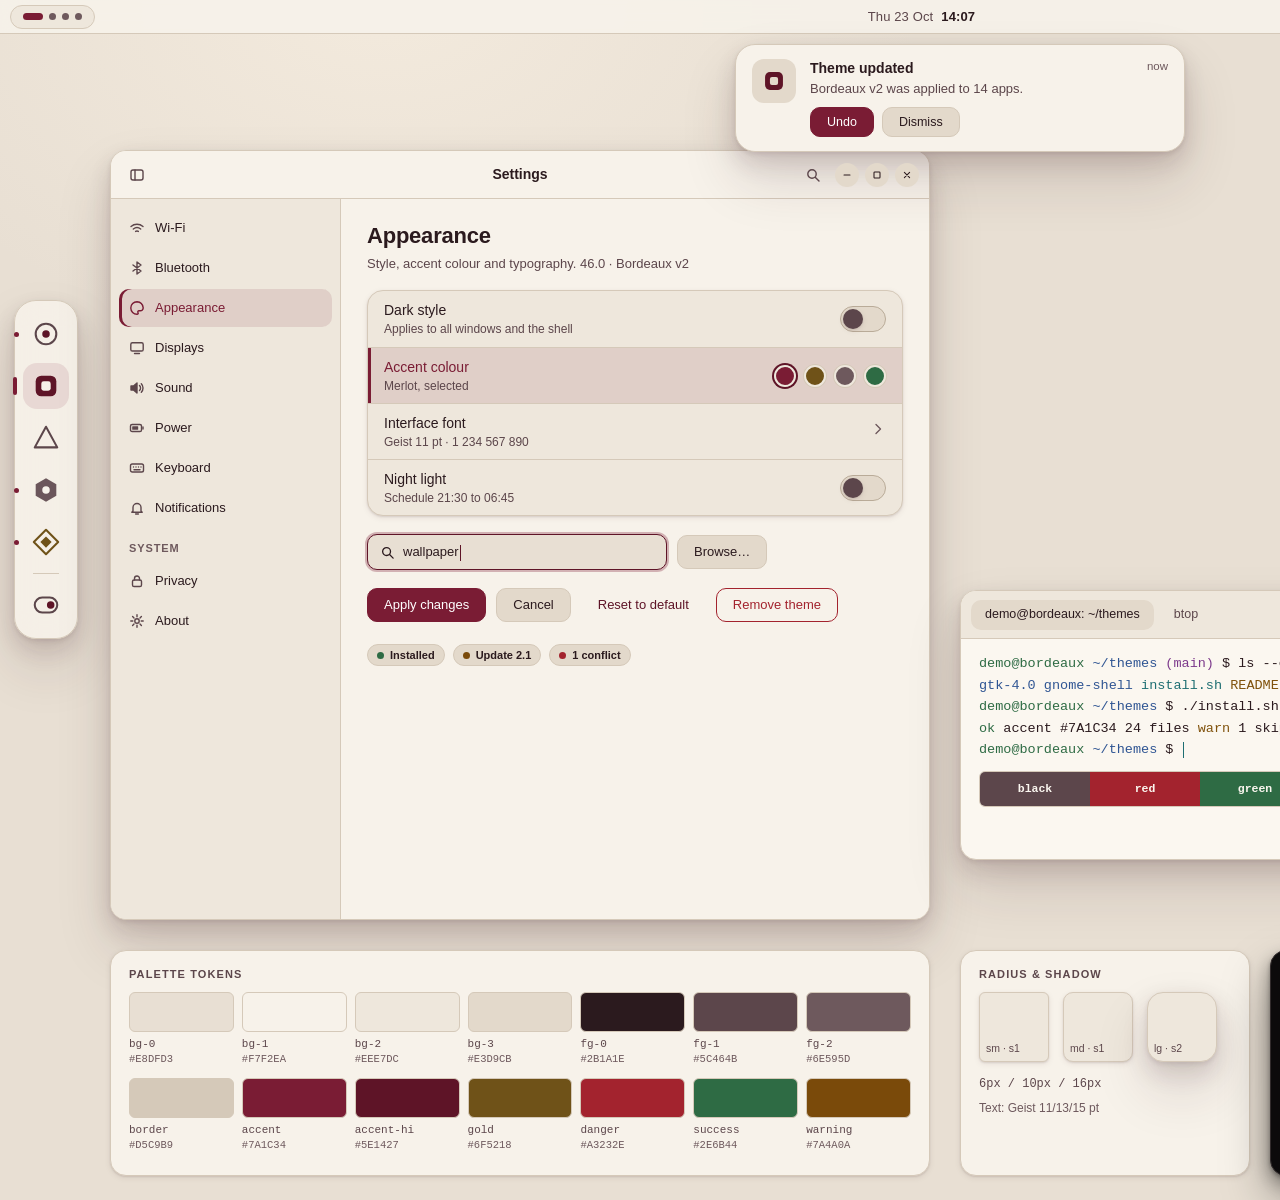
<file: docs/v2-previews/direction-c.html>
<!doctype html>
<!-- SPDX-License-Identifier: GPL-3.0-or-later -->
<!-- Copyright (C) Hamza Gouda -->
<html lang="en"><head><meta charset="utf-8"><title>Direction C — Ivory Merlot</title>
<style>
/* Direction C: Ivory Merlot — Paper-warm light scheme, deep merlot accent */
:root{
  --bg-0:#E8DFD3; --bg-1:#F7F2EA; --bg-2:#EEE7DC; --bg-3:#E3D9CB;
  --fg-0:#2B1A1E; --fg-1:#5C464B; --fg-2:#6E595D;
  --accent:#7A1C34; --accent-hi:#5E1427; --gold:#6F5218; --border:#D5C9B9;
  --danger:#A3232E; --success:#2E6B44; --warning:#7A4A0A;
  --radius-sm:6px; --radius-md:10px; --radius-lg:16px;
  --shadow-1:0 1px 2px rgba(60,30,35,.12), 0 2px 6px rgba(60,30,35,.08); --shadow-2:0 2px 4px rgba(60,30,35,.10), 0 10px 24px rgba(60,30,35,.16), 0 28px 56px rgba(60,30,35,.14);
}
:root{--wall:radial-gradient(900px 600px at 20% 0%, #F3EADD 0%, transparent 60%),radial-gradient(900px 700px at 100% 100%, #DCCDBB 0%, transparent 60%),var(--bg-0);
--bar-bg:rgba(247,242,234,.9);--bar-line:var(--border);--blur:blur(12px);--ws-on:var(--accent);--dock-bg:rgba(247,242,234,.85);--dock-line:var(--border);--dock-act:color-mix(in srgb,var(--accent) 12%,var(--bg-1));--run:var(--accent);
--win-line:var(--border);--hb-bg:var(--bg-1);--side-bg:var(--bg-2);--sel-bg:color-mix(in srgb,var(--accent) 12%,var(--bg-2));--sel-fg:var(--accent);--sel-ring:inset 3px 0 0 var(--accent);--sw-off-line:#B9AB98;--btn-sug-line:var(--accent);--sug-shadow:none;--focus-ring:color-mix(in srgb,var(--accent) 30%,transparent);--pop-bg:var(--bg-1);--tile-on-line:var(--accent);
--term-bg:#FBF7F0;--term-fg:#2B1A1E;--term-hb:var(--bg-2);}

*{box-sizing:border-box;margin:0;padding:0}
html,body{width:1920px;height:1200px;overflow:hidden;background:var(--bg-0)}
body{font-family:'Geist','Inter',sans-serif;color:var(--fg-0);font-size:13px;line-height:1.35;-webkit-font-smoothing:antialiased;font-feature-settings:"tnum" 0}
.mono{font-family:'Geist Mono','JetBrains Mono',monospace}
.scene{position:relative;width:1920px;height:1200px;overflow:hidden;background:var(--wall)}
.abs{position:absolute}
/* top bar */
.topbar{position:absolute;left:0;top:0;width:1920px;height:34px;display:flex;align-items:center;justify-content:space-between;padding:0 10px;background:var(--bar-bg);border-bottom:1px solid var(--bar-line);backdrop-filter:var(--blur);color:var(--fg-0)}
.ws{display:flex;gap:6px;align-items:center;padding:0 12px;height:24px;border-radius:12px;background:var(--bg-2);border:1px solid var(--border)}
.ws i{display:block;width:7px;height:7px;border-radius:4px;background:var(--fg-2)}
.ws i.on{width:20px;background:var(--ws-on)}
.clock{font-weight:600;font-size:13px;letter-spacing:.01em;font-feature-settings:"tnum" 1}
.clock span{color:var(--fg-1);font-weight:500;margin-right:8px}
.status{display:flex;gap:12px;align-items:center;padding:0 12px;height:26px;border-radius:13px;background:var(--bg-2);border:1px solid var(--border);color:var(--fg-0)}
.status .t{font-size:12px;font-weight:500;color:var(--fg-1);font-feature-settings:"tnum" 1}
/* dock */
.dock{position:absolute;left:14px;top:300px;width:64px;padding:10px 0;border-radius:22px;background:var(--dock-bg);border:1px solid var(--dock-line);box-shadow:var(--shadow-2);backdrop-filter:var(--blur);display:flex;flex-direction:column;gap:6px;align-items:center}
.dock .app{position:relative;width:46px;height:46px;border-radius:14px;display:flex;align-items:center;justify-content:center}
.dock .app.act{background:var(--dock-act)}
.dock .app svg.sh{display:block}
.dock .run{position:absolute;left:-9px;top:50%;margin-top:-2.5px;width:5px;height:5px;border-radius:3px;background:var(--run)}
.dock .run.act{height:18px;margin-top:-9px;width:4px;left:-10px}
.dock .sep{width:26px;height:1px;background:var(--border);margin:2px 0}
/* windows */
.win{position:absolute;background:var(--bg-1);border:1px solid var(--win-line);border-radius:var(--radius-lg);box-shadow:var(--shadow-2);overflow:hidden}
.hb{height:48px;display:flex;align-items:center;justify-content:space-between;padding:0 10px;background:var(--hb-bg);border-bottom:1px solid var(--border);position:relative}
.hb .title{position:absolute;left:0;right:0;text-align:center;font-weight:600;font-size:14px;pointer-events:none}
.hb .l,.hb .r{display:flex;gap:6px;align-items:center;position:relative;z-index:1}
.ibtn{width:32px;height:32px;border-radius:var(--radius-md);display:flex;align-items:center;justify-content:center;color:var(--fg-1)}
.ibtn.wc{width:24px;height:24px;border-radius:12px;background:var(--bg-3);color:var(--fg-0)}
.ibtn.wc svg{width:12px;height:12px}
.body{display:flex;height:calc(100% - 48px)}
.side{width:230px;background:var(--side-bg);border-right:1px solid var(--border);padding:10px 8px;display:flex;flex-direction:column;gap:2px}
.side .row{display:flex;align-items:center;gap:10px;height:38px;padding:0 10px;border-radius:var(--radius-md);color:var(--fg-0);font-size:13px}
.side .row svg{color:var(--fg-1)}
.side .row.sel{background:var(--sel-bg);color:var(--sel-fg);box-shadow:var(--sel-ring)}
.side .row.sel svg{color:var(--sel-fg)}
.side .grp{font-size:11px;font-weight:600;letter-spacing:.08em;text-transform:uppercase;color:var(--fg-2);padding:12px 10px 4px}
.main{flex:1;padding:22px 26px;overflow:hidden;background:var(--bg-1)}
.h1{font-size:22px;font-weight:600;letter-spacing:-.01em;margin-bottom:4px}
.sub{color:var(--fg-1);font-size:13px;margin-bottom:18px}
.card{background:var(--bg-2);border:1px solid var(--border);border-radius:var(--radius-lg);box-shadow:var(--shadow-1);overflow:hidden;margin-bottom:18px}
.lrow{display:flex;align-items:center;justify-content:space-between;min-height:56px;padding:8px 16px;border-top:1px solid var(--border)}
.lrow:first-child{border-top:0}
.lrow .t{font-size:14px;font-weight:500}.lrow .s{font-size:12px;color:var(--fg-1);margin-top:1px}
.lrow.sel{background:var(--sel-bg);box-shadow:var(--sel-ring)}
.sw{position:relative;width:46px;height:26px;border-radius:13px;background:var(--bg-3);border:1px solid var(--sw-off-line)}
.sw::after{content:"";position:absolute;top:2px;left:2px;width:20px;height:20px;border-radius:10px;background:var(--fg-1);box-shadow:var(--shadow-1)}
.sw.on{background:var(--accent);border-color:var(--accent)}
.sw.on::after{left:22px;background:#fff}
.btn{display:inline-flex;align-items:center;justify-content:center;height:34px;padding:0 16px;border-radius:var(--radius-md);background:var(--bg-3);border:1px solid var(--border);color:var(--fg-0);font-weight:500;font-size:13px;font-family:inherit}
.btn.sug{background:var(--accent);border-color:var(--btn-sug-line);color:#fff;box-shadow:var(--sug-shadow)}
.btn.flat{background:transparent;border-color:transparent;color:var(--accent-hi)}
.btn.des{background:transparent;border-color:var(--danger);color:var(--danger)}
.entry{display:flex;align-items:center;gap:8px;height:36px;padding:0 12px;border-radius:var(--radius-md);background:var(--bg-0);border:1px solid var(--border);color:var(--fg-0);width:300px;box-shadow:inset 0 1px 2px rgba(0,0,0,.18)}
.entry.focus{border-color:var(--accent-hi);box-shadow:0 0 0 2px var(--focus-ring)}
.entry .ph{color:var(--fg-2)}
.caret{display:inline-block;width:1.5px;height:16px;background:var(--accent-hi);margin-left:1px;vertical-align:middle}
.badge{display:inline-flex;align-items:center;gap:6px;height:22px;padding:0 9px;border-radius:11px;font-size:11px;font-weight:600;border:1px solid var(--border);background:var(--bg-3)}
.dotc{width:7px;height:7px;border-radius:4px;display:inline-block}
.swatches{display:flex;gap:8px}
.swatches i{width:22px;height:22px;border-radius:11px;display:block;border:2px solid var(--bg-2);box-shadow:0 0 0 1px var(--border)}
.swatches i.on{box-shadow:0 0 0 2px var(--accent-hi)}
/* popover */
.pop{position:absolute;right:24px;top:44px;width:388px;padding:16px;border-radius:24px;background:var(--pop-bg);border:1px solid var(--win-line);box-shadow:var(--shadow-2);backdrop-filter:var(--blur)}
.pop .top{display:flex;align-items:center;justify-content:space-between;margin-bottom:14px}
.pop .top .who{display:flex;gap:8px}
.pop .tiles{display:grid;grid-template-columns:1fr 1fr;gap:8px}
.tile{display:flex;align-items:center;gap:10px;height:54px;padding:0 14px;border-radius:27px;background:var(--bg-3);border:1px solid var(--border);color:var(--fg-0)}
.tile .tt{font-weight:600;font-size:13px;line-height:1.15}.tile .ts{font-size:11.5px;color:var(--fg-1)}
.tile.on{background:var(--accent);border-color:var(--tile-on-line);color:#fff}
.tile.on .ts{color:#fff;opacity:.92}
.slider{display:flex;align-items:center;gap:12px;margin-top:14px;color:var(--fg-1)}
.slider .tr{flex:1;height:6px;border-radius:3px;background:var(--bg-3);position:relative}
.slider .tr b{position:absolute;left:0;top:0;bottom:0;border-radius:3px;background:var(--accent-hi)}
.slider .tr u{position:absolute;top:-7px;width:20px;height:20px;border-radius:10px;background:var(--fg-0);box-shadow:var(--shadow-1);text-decoration:none}
/* notification */
.note{position:absolute;left:735px;top:44px;width:450px;padding:14px 16px;border-radius:20px;background:var(--pop-bg);border:1px solid var(--win-line);box-shadow:var(--shadow-2);backdrop-filter:var(--blur);display:flex;gap:14px}
.note .ni{width:44px;height:44px;border-radius:12px;background:var(--bg-3);display:flex;align-items:center;justify-content:center;flex:none}
.note .nt{font-weight:600;font-size:14px}.note .nb{color:var(--fg-1);font-size:13px;margin-top:2px}
.note .nm{display:flex;justify-content:space-between;align-items:flex-start;color:var(--fg-2);font-size:11.5px}
.note .acts{display:flex;gap:8px;margin-top:10px}
.note .btn{height:30px;font-size:12.5px}
/* terminal */
.term{background:var(--term-bg);color:var(--term-fg)}
.term .hb{background:var(--term-hb)}
.tbody{padding:14px 18px;font-family:'Geist Mono','JetBrains Mono',monospace;font-size:13.5px;line-height:1.6;color:var(--term-fg)}
.tbody .p{color:var(--a2)} .tbody .d{color:var(--a4)} .tbody .c{color:var(--a6)}
.tabs{display:flex;gap:6px}
.tab{height:30px;padding:0 14px;border-radius:var(--radius-md);display:flex;align-items:center;font-size:12.5px;color:var(--fg-1)}
.tab.on{background:var(--bg-3);color:var(--fg-0)}
.ansi{display:flex;gap:0;margin-top:10px;border-radius:var(--radius-sm);overflow:hidden;border:1px solid var(--border)}
.ansi div{flex:1;height:34px;display:flex;align-items:center;justify-content:center;font-size:11.5px;font-weight:600;color:var(--term-bg)}
/* lower info */
.panel{position:absolute;background:var(--bg-1);border:1px solid var(--border);border-radius:var(--radius-lg);padding:16px 18px;box-shadow:var(--shadow-1)}
.panel h3{font-size:11px;letter-spacing:.1em;text-transform:uppercase;color:var(--fg-1);font-weight:600;margin-bottom:10px}
.tok{display:grid;grid-template-columns:repeat(8,1fr);gap:8px}
.tok>div{position:relative}
.tok span{display:block;font-size:11px;color:var(--fg-1);margin-top:5px;font-family:'Geist Mono',monospace;white-space:nowrap}
.tok small{display:block;font-size:10.5px;color:var(--fg-2);font-family:'Geist Mono',monospace}
.shbox{display:flex;gap:14px}
.shbox div{width:70px;height:70px;background:var(--bg-2);border:1px solid var(--border);display:flex;align-items:flex-end;padding:6px;font-size:10.5px;color:var(--fg-1)}
.princ{font-size:13px;color:var(--fg-1);line-height:1.55}
.princ b{color:var(--fg-0);font-weight:600}
.cap{position:absolute;right:24px;bottom:16px;font-size:12px;color:var(--fg-1);font-family:'Geist Mono',monospace}

</style></head><body><div class="scene">

<div class="topbar">
 <div class="ws"><i class="on"></i><i></i><i></i><i></i></div>
 <div class="clock"><span>Thu 23 Oct</span>14:07</div>
 <div class="status"><svg class="ic" width="16" height="16" viewBox="0 0 16 16" fill="none" stroke="currentColor" stroke-width="1.4" stroke-linecap="round" stroke-linejoin="round"><path d="M2 6.5a9 9 0 0 1 12 0M4.3 9a5.8 5.8 0 0 1 7.4 0M6.6 11.4a2.5 2.5 0 0 1 2.8 0" /></svg><svg class="ic" width="16" height="16" viewBox="0 0 16 16" fill="none" stroke="currentColor" stroke-width="1.4" stroke-linecap="round" stroke-linejoin="round"><path d="M2 6h2.5L8 3v10L4.5 10H2z" fill="currentColor"/><path d="M10.5 5.5a3.5 3.5 0 0 1 0 5M12.3 3.8a6 6 0 0 1 0 8.4"/></svg><svg class="ic" width="16" height="16" viewBox="0 0 16 16" fill="none" stroke="currentColor" stroke-width="1.4" stroke-linecap="round" stroke-linejoin="round"><rect x="1.5" y="4.5" width="11" height="7" rx="1.6"/><path d="M14 7v2"/><rect x="3.2" y="6.2" width="6" height="3.6" rx=".6" fill="currentColor" stroke="none"/></svg><span class="t">87%</span><svg class="ic" width="16" height="16" viewBox="0 0 16 16" fill="none" stroke="currentColor" stroke-width="1.4" stroke-linecap="round" stroke-linejoin="round"><path d="M8 2v6M4.8 4.4a5 5 0 1 0 6.4 0"/></svg></div>
</div>

<div class="dock"><div class="app"><span class="run"></span><svg class="sh" width="30" height="30" viewBox="0 0 32 32"><circle cx="16" cy="16" r="11" fill="none" stroke="var(--fg-1)" stroke-width="2.2"/><circle cx="16" cy="16" r="4" fill="var(--accent-hi)"/></svg></div><div class="app act"><span class="run act"></span><svg class="sh" width="30" height="30" viewBox="0 0 32 32"><rect x="5" y="5" width="22" height="22" rx="6" fill="var(--accent-hi)"/><rect x="11" y="11" width="10" height="10" rx="2.5" fill="var(--bg-1)"/></svg></div><div class="app"><svg class="sh" width="30" height="30" viewBox="0 0 32 32"><path d="M16 4 28 26H4z" fill="none" stroke="var(--fg-1)" stroke-width="2.2" stroke-linejoin="round"/></svg></div><div class="app"><span class="run"></span><svg class="sh" width="30" height="30" viewBox="0 0 32 32"><path d="M16 3.5 27 9.8v12.4L16 28.5 5 22.2V9.8z" fill="var(--fg-1)" opacity=".9"/><circle cx="16" cy="16" r="4" fill="var(--bg-1)"/></svg></div><div class="app"><span class="run"></span><svg class="sh" width="30" height="30" viewBox="0 0 32 32"><path d="M16 3 29 16 16 29 3 16z" fill="none" stroke="var(--gold)" stroke-width="2.2" stroke-linejoin="round"/><path d="M16 10 22 16 16 22 10 16z" fill="var(--gold)"/></svg></div><div class="sep"></div><div class="app"><svg class="sh" width="30" height="30" viewBox="0 0 32 32"><rect x="4" y="8" width="24" height="16" rx="8" fill="none" stroke="var(--fg-1)" stroke-width="2.2"/><circle cx="21" cy="16" r="4" fill="var(--accent-hi)"/></svg></div></div>

<div class="win abs" style="left:110px;top:150px;width:820px;height:770px">
 <div class="hb"><div class="l"><div class="ibtn"><svg class="ic" width="16" height="16" viewBox="0 0 16 16" fill="none" stroke="currentColor" stroke-width="1.4" stroke-linecap="round" stroke-linejoin="round"><rect x="2" y="3" width="12" height="10" rx="2"/><path d="M6 3v10"/></svg></div></div><div class="title">Settings</div>
  <div class="r"><div class="ibtn"><svg class="ic" width="16" height="16" viewBox="0 0 16 16" fill="none" stroke="currentColor" stroke-width="1.4" stroke-linecap="round" stroke-linejoin="round"><circle cx="7" cy="7" r="4.2"/><path d="M10.2 10.2L14 14"/></svg></div><div class="ibtn wc"><svg class="ic" width="16" height="16" viewBox="0 0 16 16" fill="none" stroke="currentColor" stroke-width="1.4" stroke-linecap="round" stroke-linejoin="round"><path d="M4 8h8"/></svg></div><div class="ibtn wc"><svg class="ic" width="16" height="16" viewBox="0 0 16 16" fill="none" stroke="currentColor" stroke-width="1.4" stroke-linecap="round" stroke-linejoin="round"><rect x="4" y="4" width="8" height="8" rx="1"/></svg></div><div class="ibtn wc"><svg class="ic" width="16" height="16" viewBox="0 0 16 16" fill="none" stroke="currentColor" stroke-width="1.4" stroke-linecap="round" stroke-linejoin="round"><path d="M4.5 4.5l7 7M11.5 4.5l-7 7"/></svg></div></div></div>
 <div class="body">
  <div class="side">
   <div class="row"><svg class="ic" width="16" height="16" viewBox="0 0 16 16" fill="none" stroke="currentColor" stroke-width="1.4" stroke-linecap="round" stroke-linejoin="round"><path d="M2 6.5a9 9 0 0 1 12 0M4.3 9a5.8 5.8 0 0 1 7.4 0M6.6 11.4a2.5 2.5 0 0 1 2.8 0" /></svg>Wi-Fi</div><div class="row"><svg class="ic" width="16" height="16" viewBox="0 0 16 16" fill="none" stroke="currentColor" stroke-width="1.4" stroke-linecap="round" stroke-linejoin="round"><path d="M4 5l8 6-4 3V2l4 3-8 6"/></svg>Bluetooth</div>
   <div class="row sel"><svg class="ic" width="16" height="16" viewBox="0 0 16 16" fill="none" stroke="currentColor" stroke-width="1.4" stroke-linecap="round" stroke-linejoin="round"><path d="M8 1.8a6.2 6.2 0 1 0 0 12.4c1.2 0 1.5-.9 1-1.6-.6-.8 0-1.8 1-1.8h1.3a2.9 2.9 0 0 0 2.9-3A6.8 6.8 0 0 0 8 1.8z"/></svg>Appearance</div><div class="row"><svg class="ic" width="16" height="16" viewBox="0 0 16 16" fill="none" stroke="currentColor" stroke-width="1.4" stroke-linecap="round" stroke-linejoin="round"><rect x="1.8" y="2.8" width="12.4" height="8.2" rx="1.6"/><path d="M5.5 13.5h5"/></svg>Displays</div><div class="row"><svg class="ic" width="16" height="16" viewBox="0 0 16 16" fill="none" stroke="currentColor" stroke-width="1.4" stroke-linecap="round" stroke-linejoin="round"><path d="M2 6h2.5L8 3v10L4.5 10H2z" fill="currentColor"/><path d="M10.5 5.5a3.5 3.5 0 0 1 0 5M12.3 3.8a6 6 0 0 1 0 8.4"/></svg>Sound</div>
   <div class="row"><svg class="ic" width="16" height="16" viewBox="0 0 16 16" fill="none" stroke="currentColor" stroke-width="1.4" stroke-linecap="round" stroke-linejoin="round"><rect x="1.5" y="4.5" width="11" height="7" rx="1.6"/><path d="M14 7v2"/><rect x="3.2" y="6.2" width="6" height="3.6" rx=".6" fill="currentColor" stroke="none"/></svg>Power</div><div class="row"><svg class="ic" width="16" height="16" viewBox="0 0 16 16" fill="none" stroke="currentColor" stroke-width="1.4" stroke-linecap="round" stroke-linejoin="round"><rect x="1.5" y="4" width="13" height="8" rx="1.8"/><path d="M4.5 7h.01M7 7h.01M9.5 7h.01M12 7h.01M5 9.7h6"/></svg>Keyboard</div><div class="row"><svg class="ic" width="16" height="16" viewBox="0 0 16 16" fill="none" stroke="currentColor" stroke-width="1.4" stroke-linecap="round" stroke-linejoin="round"><path d="M4 11V7.5a4 4 0 0 1 8 0V11l1.2 1.3H2.8zM6.6 14h2.8"/></svg>Notifications</div>
   <div class="grp">System</div><div class="row"><svg class="ic" width="16" height="16" viewBox="0 0 16 16" fill="none" stroke="currentColor" stroke-width="1.4" stroke-linecap="round" stroke-linejoin="round"><rect x="3.5" y="7" width="9" height="6.5" rx="1.6"/><path d="M5.5 7V5.5a2.5 2.5 0 0 1 5 0V7"/></svg>Privacy</div><div class="row"><svg class="ic" width="16" height="16" viewBox="0 0 16 16" fill="none" stroke="currentColor" stroke-width="1.4" stroke-linecap="round" stroke-linejoin="round"><circle cx="8" cy="8" r="2.2"/><path d="M8 1.8v2M8 12.2v2M1.8 8h2M12.2 8h2M3.6 3.6l1.4 1.4M11 11l1.4 1.4M3.6 12.4L5 11M11 5l1.4-1.4"/></svg>About</div>
  </div>
  <div class="main">
   <div class="h1">Appearance</div><div class="sub">Style, accent colour and typography. 46.0 · Bordeaux v2</div>
   <div class="card">
    <div class="lrow"><div><div class="t">Dark style</div><div class="s">Applies to all windows and the shell</div></div><div class="sw "></div></div>
    <div class="lrow sel"><div><div class="t" style="color:var(--sel-fg)">Accent colour</div><div class="s" style="color:var(--fg-1)">Merlot, selected</div></div><div class="swatches"><i style="background:var(--accent)" class="on"></i><i style="background:var(--gold)"></i><i style="background:var(--fg-2)"></i><i style="background:var(--success)"></i></div></div>
    <div class="lrow"><div><div class="t">Interface font</div><div class="s">Geist 11 pt · 1 234 567 890</div></div><span style="color:var(--fg-2)"><svg class="ic" width="16" height="16" viewBox="0 0 16 16" fill="none" stroke="currentColor" stroke-width="1.4" stroke-linecap="round" stroke-linejoin="round"><path d="M6 3.5L10.5 8 6 12.5"/></svg></span></div>
    <div class="lrow"><div><div class="t">Night light</div><div class="s">Schedule 21:30 to 06:45</div></div><div class="sw"></div></div>
   </div>
   <div style="display:flex;gap:10px;align-items:center;margin-bottom:18px"><div class="entry focus"><svg class="ic" width="15" height="15" viewBox="0 0 16 16" fill="none" stroke="currentColor" stroke-width="1.4" stroke-linecap="round" stroke-linejoin="round"><circle cx="7" cy="7" r="4.2"/><path d="M10.2 10.2L14 14"/></svg><span>wallpaper<span class="caret"></span></span></div><div class="btn">Browse…</div></div>
   <div style="display:flex;gap:10px;align-items:center;margin-bottom:22px"><div class="btn sug">Apply changes</div><div class="btn">Cancel</div><div class="btn flat">Reset to default</div><div class="btn des">Remove theme</div></div>
   <div style="display:flex;gap:8px"><span class="badge"><i class="dotc" style="background:var(--success)"></i>Installed</span><span class="badge"><i class="dotc" style="background:var(--warning)"></i>Update 2.1</span><span class="badge"><i class="dotc" style="background:var(--danger)"></i>1 conflict</span></div>
  </div>
 </div>
</div>

<div class="note"><div class="ni"><svg width="26" height="26" viewBox="0 0 32 32"><rect x="5" y="5" width="22" height="22" rx="6" fill="var(--accent-hi)"/><rect x="11" y="11" width="10" height="10" rx="2.5" fill="var(--bg-3)"/></svg></div>
 <div style="flex:1"><div class="nm"><div class="nt" style="color:var(--fg-0)">Theme updated</div><span>now</span></div><div class="nb">Bordeaux v2 was applied to 14 apps.</div>
 <div class="acts"><div class="btn sug">Undo</div><div class="btn">Dismiss</div></div></div></div>

<div class="pop"><div class="top"><div class="who"><div class="ibtn" style="background:var(--bg-3);border-radius:18px;width:36px;height:36px"><svg class="ic" width="16" height="16" viewBox="0 0 16 16" fill="none" stroke="currentColor" stroke-width="1.4" stroke-linecap="round" stroke-linejoin="round"><rect x="3.5" y="7" width="9" height="6.5" rx="1.6"/><path d="M5.5 7V5.5a2.5 2.5 0 0 1 5 0V7"/></svg></div><div class="ibtn" style="background:var(--bg-3);border-radius:18px;width:36px;height:36px"><svg class="ic" width="16" height="16" viewBox="0 0 16 16" fill="none" stroke="currentColor" stroke-width="1.4" stroke-linecap="round" stroke-linejoin="round"><circle cx="8" cy="8" r="2.2"/><path d="M8 1.8v2M8 12.2v2M1.8 8h2M12.2 8h2M3.6 3.6l1.4 1.4M11 11l1.4 1.4M3.6 12.4L5 11M11 5l1.4-1.4"/></svg></div></div><div class="ibtn" style="background:var(--bg-3);border-radius:18px;width:36px;height:36px"><svg class="ic" width="16" height="16" viewBox="0 0 16 16" fill="none" stroke="currentColor" stroke-width="1.4" stroke-linecap="round" stroke-linejoin="round"><path d="M8 2v6M4.8 4.4a5 5 0 1 0 6.4 0"/></svg></div></div>
 <div class="tiles">
  <div class="tile on"><svg class="ic" width="20" height="20" viewBox="0 0 16 16" fill="none" stroke="currentColor" stroke-width="1.4" stroke-linecap="round" stroke-linejoin="round"><path d="M2 6.5a9 9 0 0 1 12 0M4.3 9a5.8 5.8 0 0 1 7.4 0M6.6 11.4a2.5 2.5 0 0 1 2.8 0" /></svg><div><div class="tt">Wi-Fi</div><div class="ts">Home-5G</div></div></div>
  <div class="tile on"><svg class="ic" width="20" height="20" viewBox="0 0 16 16" fill="none" stroke="currentColor" stroke-width="1.4" stroke-linecap="round" stroke-linejoin="round"><path d="M4 5l8 6-4 3V2l4 3-8 6"/></svg><div><div class="tt">Bluetooth</div><div class="ts">2 connected</div></div></div>
  <div class="tile"><svg class="ic" width="20" height="20" viewBox="0 0 16 16" fill="none" stroke="currentColor" stroke-width="1.4" stroke-linecap="round" stroke-linejoin="round"><path d="M12.5 9.5A5.5 5.5 0 0 1 6.5 3.5a5.5 5.5 0 1 0 6 6z"/></svg><div><div class="tt">Dark Style</div><div class="ts">Off</div></div></div>
  <div class="tile"><svg class="ic" width="20" height="20" viewBox="0 0 16 16" fill="none" stroke="currentColor" stroke-width="1.4" stroke-linecap="round" stroke-linejoin="round"><circle cx="8" cy="8" r="3"/><path d="M8 1.5v1.8M8 12.7v1.8M1.5 8h1.8M12.7 8h1.8M3.4 3.4l1.3 1.3M11.3 11.3l1.3 1.3M3.4 12.6l1.3-1.3M11.3 4.7l1.3-1.3"/></svg><div><div class="tt">Night Light</div><div class="ts">Off</div></div></div>
  <div class="tile"><svg class="ic" width="20" height="20" viewBox="0 0 16 16" fill="none" stroke="currentColor" stroke-width="1.4" stroke-linecap="round" stroke-linejoin="round"><rect x="1.5" y="4.5" width="11" height="7" rx="1.6"/><path d="M14 7v2"/><rect x="3.2" y="6.2" width="6" height="3.6" rx=".6" fill="currentColor" stroke="none"/></svg><div><div class="tt">Balanced</div><div class="ts">87% · 5:12 left</div></div></div>
  <div class="tile"><svg class="ic" width="20" height="20" viewBox="0 0 16 16" fill="none" stroke="currentColor" stroke-width="1.4" stroke-linecap="round" stroke-linejoin="round"><path d="M4 11V7.5a4 4 0 0 1 8 0V11l1.2 1.3H2.8zM6.6 14h2.8"/></svg><div><div class="tt">Do Not Disturb</div><div class="ts">Off</div></div></div>
 </div>
 <div class="slider"><svg class="ic" width="18" height="18" viewBox="0 0 16 16" fill="none" stroke="currentColor" stroke-width="1.4" stroke-linecap="round" stroke-linejoin="round"><path d="M2 6h2.5L8 3v10L4.5 10H2z" fill="currentColor"/><path d="M10.5 5.5a3.5 3.5 0 0 1 0 5M12.3 3.8a6 6 0 0 1 0 8.4"/></svg><div class="tr"><b style="width:64%"></b><u style="left:calc(64% - 10px)"></u></div><span style="font-size:12px;width:28px;text-align:right;font-feature-settings:'tnum' 1">64</span></div>
 <div class="slider"><svg class="ic" width="18" height="18" viewBox="0 0 16 16" fill="none" stroke="currentColor" stroke-width="1.4" stroke-linecap="round" stroke-linejoin="round"><circle cx="8" cy="8" r="3"/><path d="M8 1.5v1.8M8 12.7v1.8M1.5 8h1.8M12.7 8h1.8M3.4 3.4l1.3 1.3M11.3 11.3l1.3 1.3M3.4 12.6l1.3-1.3M11.3 4.7l1.3-1.3"/></svg><div class="tr"><b style="width:42%"></b><u style="left:calc(42% - 10px)"></u></div><span style="font-size:12px;width:28px;text-align:right;font-feature-settings:'tnum' 1">42</span></div>
</div>

<div class="win term abs" style="left:960px;top:590px;width:920px;height:270px;--a0:#5C464B;--a1:#A3232E;--a2:#2E6B44;--a3:#80520C;--a4:#2F5593;--a5:#7D3A8C;--a6:#1E6E72;--a7:#6E595D;">
 <div class="hb"><div class="l"><div class="tabs"><div class="tab on">demo@bordeaux: ~/themes</div><div class="tab">btop</div></div></div><div class="r"><div class="ibtn wc"><svg class="ic" width="16" height="16" viewBox="0 0 16 16" fill="none" stroke="currentColor" stroke-width="1.4" stroke-linecap="round" stroke-linejoin="round"><path d="M4 8h8"/></svg></div><div class="ibtn wc"><svg class="ic" width="16" height="16" viewBox="0 0 16 16" fill="none" stroke="currentColor" stroke-width="1.4" stroke-linecap="round" stroke-linejoin="round"><rect x="4" y="4" width="8" height="8" rx="1"/></svg></div><div class="ibtn wc"><svg class="ic" width="16" height="16" viewBox="0 0 16 16" fill="none" stroke="currentColor" stroke-width="1.4" stroke-linecap="round" stroke-linejoin="round"><path d="M4.5 4.5l7 7M11.5 4.5l-7 7"/></svg></div></div></div>
 <div class="tbody"><div><span class="p">demo@bordeaux</span> <span class="d">~/themes</span> <span style="color:var(--a5)">(main)</span> $ ls --color</div>
 <div><span class="d">gtk-4.0</span>  <span class="d">gnome-shell</span>  <span class="c">install.sh</span>  <span style="color:var(--a3)">README.md</span>  <span style="color:var(--a1)">broken.lnk</span></div>
 <div><span class="p">demo@bordeaux</span> <span class="d">~/themes</span> $ ./install.sh --dry-run</div>
 <div><span style="color:var(--a2)">ok</span>  accent #7A1C34 24 files  <span style="color:var(--a3)">warn</span> 1 skipped  <span style="color:var(--a1)">fail</span> 0</div>
 <div><span class="p">demo@bordeaux</span> <span class="d">~/themes</span> $ <span class="caret" style="background:var(--a6)"></span></div>
 <div class="ansi"><div style="background:#5C464B">black</div><div style="background:#A3232E">red</div><div style="background:#2E6B44">green</div><div style="background:#80520C">yellow</div><div style="background:#2F5593">blue</div><div style="background:#7D3A8C">magenta</div><div style="background:#1E6E72">cyan</div><div style="background:#6E595D">white</div></div></div></div>

<div class="panel" style="left:110px;top:950px;width:820px;height:226px"><h3>Palette tokens</h3>
 <div class="tok" style="grid-template-columns:repeat(7,1fr);row-gap:12px"><div><div style="background:var(--bg-0);border:1px solid var(--border);height:40px;border-radius:var(--radius-sm)"></div><span>bg-0</span><small>#E8DFD3</small></div><div><div style="background:var(--bg-1);border:1px solid var(--border);height:40px;border-radius:var(--radius-sm)"></div><span>bg-1</span><small>#F7F2EA</small></div><div><div style="background:var(--bg-2);border:1px solid var(--border);height:40px;border-radius:var(--radius-sm)"></div><span>bg-2</span><small>#EEE7DC</small></div><div><div style="background:var(--bg-3);border:1px solid var(--border);height:40px;border-radius:var(--radius-sm)"></div><span>bg-3</span><small>#E3D9CB</small></div><div><div style="background:var(--fg-0);border:1px solid var(--border);height:40px;border-radius:var(--radius-sm)"></div><span>fg-0</span><small>#2B1A1E</small></div><div><div style="background:var(--fg-1);border:1px solid var(--border);height:40px;border-radius:var(--radius-sm)"></div><span>fg-1</span><small>#5C464B</small></div><div><div style="background:var(--fg-2);border:1px solid var(--border);height:40px;border-radius:var(--radius-sm)"></div><span>fg-2</span><small>#6E595D</small></div><div><div style="background:var(--border);border:1px solid var(--border);height:40px;border-radius:var(--radius-sm)"></div><span>border</span><small>#D5C9B9</small></div><div><div style="background:var(--accent);border:1px solid var(--border);height:40px;border-radius:var(--radius-sm)"></div><span>accent</span><small>#7A1C34</small></div><div><div style="background:var(--accent-hi);border:1px solid var(--border);height:40px;border-radius:var(--radius-sm)"></div><span>accent-hi</span><small>#5E1427</small></div><div><div style="background:var(--gold);border:1px solid var(--border);height:40px;border-radius:var(--radius-sm)"></div><span>gold</span><small>#6F5218</small></div><div><div style="background:var(--danger);border:1px solid var(--border);height:40px;border-radius:var(--radius-sm)"></div><span>danger</span><small>#A3232E</small></div><div><div style="background:var(--success);border:1px solid var(--border);height:40px;border-radius:var(--radius-sm)"></div><span>success</span><small>#2E6B44</small></div><div><div style="background:var(--warning);border:1px solid var(--border);height:40px;border-radius:var(--radius-sm)"></div><span>warning</span><small>#7A4A0A</small></div></div></div>
<div class="panel" style="left:960px;top:950px;width:290px;height:226px"><h3>Radius &amp; shadow</h3>
 <div class="shbox"><div style="border-radius:var(--radius-sm);box-shadow:var(--shadow-1)">sm · s1</div><div style="border-radius:var(--radius-md);box-shadow:var(--shadow-1)">md · s1</div><div style="border-radius:var(--radius-lg);box-shadow:var(--shadow-2)">lg · s2</div></div>
 <div style="margin-top:14px;font-size:12px;color:var(--fg-1)" class="mono">6px / 10px / 16px</div>
 <div style="margin-top:8px;font-size:12px;color:var(--fg-2)">Text: Geist 11/13/15 pt</div></div>
<style>.twin{   --bg-0:#0C0A0B; --bg-1:#141112; --bg-2:#1C1819; --bg-3:#262122;   --fg-0:#F0E9E6; --fg-1:#C2B8B5; --fg-2:#9C918E;   --accent:#8E2A44; --accent-hi:#E08FA6; --gold:#D8B98A; --border:#322B2C;   --danger:#EA7A82; --success:#86BB9B; --warning:#E0AD60;   --radius-sm:6px; --radius-md:10px; --radius-lg:16px;   --shadow-1:0 1px 2px rgba(0,0,0,.35), 0 2px 6px rgba(0,0,0,.25); --shadow-2:0 2px 4px rgba(0,0,0,.30), 0 8px 18px rgba(0,0,0,.35), 0 24px 48px rgba(0,0,0,.35); } .twin .lrow{min-height:36px !important} .twin{--wall:none;--sel-bg:color-mix(in srgb,var(--accent) 22%,var(--bg-1));--sel-fg:var(--accent-hi);--sel-ring:none;--sw-off-line:var(--border);--btn-sug-line:var(--accent);--sug-shadow:none;--hb-bg:var(--bg-1);--win-line:var(--border);--focus-ring:rgba(142,42,68,.5);--dock-bg:var(--bg-1);--dock-line:var(--border);--dock-act:var(--bg-3);--run:var(--fg-1);--blur:none;color:var(--fg-0)}</style>
<div class="twin abs" style="left:1270px;top:950px;width:610px;height:226px;border-radius:var(--radius-lg);background:var(--bg-0);border:1px solid var(--border);box-shadow:var(--shadow-2);padding:14px;display:flex;gap:14px">
 <div style="width:46px;border-radius:16px;background:var(--bg-1);border:1px solid var(--border);display:flex;flex-direction:column;gap:10px;align-items:center;padding:10px 0;position:relative">
  <svg width="22" height="22" viewBox="0 0 32 32"><circle cx="16" cy="16" r="11" fill="none" stroke="var(--fg-1)" stroke-width="3"/><circle cx="16" cy="16" r="4" fill="var(--accent-hi)"/></svg>
  <svg width="22" height="22" viewBox="0 0 32 32"><rect x="5" y="5" width="22" height="22" rx="6" fill="var(--accent-hi)"/></svg>
  <svg width="22" height="22" viewBox="0 0 32 32"><path d="M16 4 28 26H4z" fill="none" stroke="var(--fg-1)" stroke-width="3" stroke-linejoin="round"/></svg>
  <svg width="22" height="22" viewBox="0 0 32 32"><path d="M16 3 29 16 16 29 3 16z" fill="none" stroke="var(--gold)" stroke-width="3"/></svg></div>
 <div class="win" style="position:relative;flex:1;border-radius:var(--radius-md);box-shadow:var(--shadow-1)">
  <div class="hb" style="height:40px"><div class="l"><div class="ibtn" style="width:28px;height:28px"><svg class="ic" width="16" height="16" viewBox="0 0 16 16" fill="none" stroke="currentColor" stroke-width="1.4" stroke-linecap="round" stroke-linejoin="round"><rect x="2" y="3" width="12" height="10" rx="2"/><path d="M6 3v10"/></svg></div></div><div class="title" style="font-size:13px">Appearance <span style="color:var(--fg-2);font-weight:500">· dark twin</span></div><div class="r"><div class="ibtn wc"><svg class="ic" width="16" height="16" viewBox="0 0 16 16" fill="none" stroke="currentColor" stroke-width="1.4" stroke-linecap="round" stroke-linejoin="round"><path d="M4.5 4.5l7 7M11.5 4.5l-7 7"/></svg></div></div></div>
  <div style="padding:12px 14px;display:flex;flex-direction:column;gap:10px">
   <div class="card" style="margin:0"><div class="lrow" style="min-height:44px"><div class="t" style="font-size:13px">Dark style</div><div class="sw on"></div></div><div class="lrow sel" style="min-height:44px"><div class="t" style="font-size:13px;color:var(--sel-fg)">Accent: Merlot</div><span class="badge"><i class="dotc" style="background:var(--success)"></i>Active</span></div></div>
   <div style="display:flex;gap:8px;align-items:center"><div class="entry focus" style="width:230px;height:34px"><svg class="ic" width="14" height="14" viewBox="0 0 16 16" fill="none" stroke="currentColor" stroke-width="1.4" stroke-linecap="round" stroke-linejoin="round"><circle cx="7" cy="7" r="4.2"/><path d="M10.2 10.2L14 14"/></svg><span>merlot<span class="caret"></span></span></div><div class="btn flat">Reset</div><div class="btn sug">Apply</div></div>
  </div></div></div>

</div></body></html>
</file>
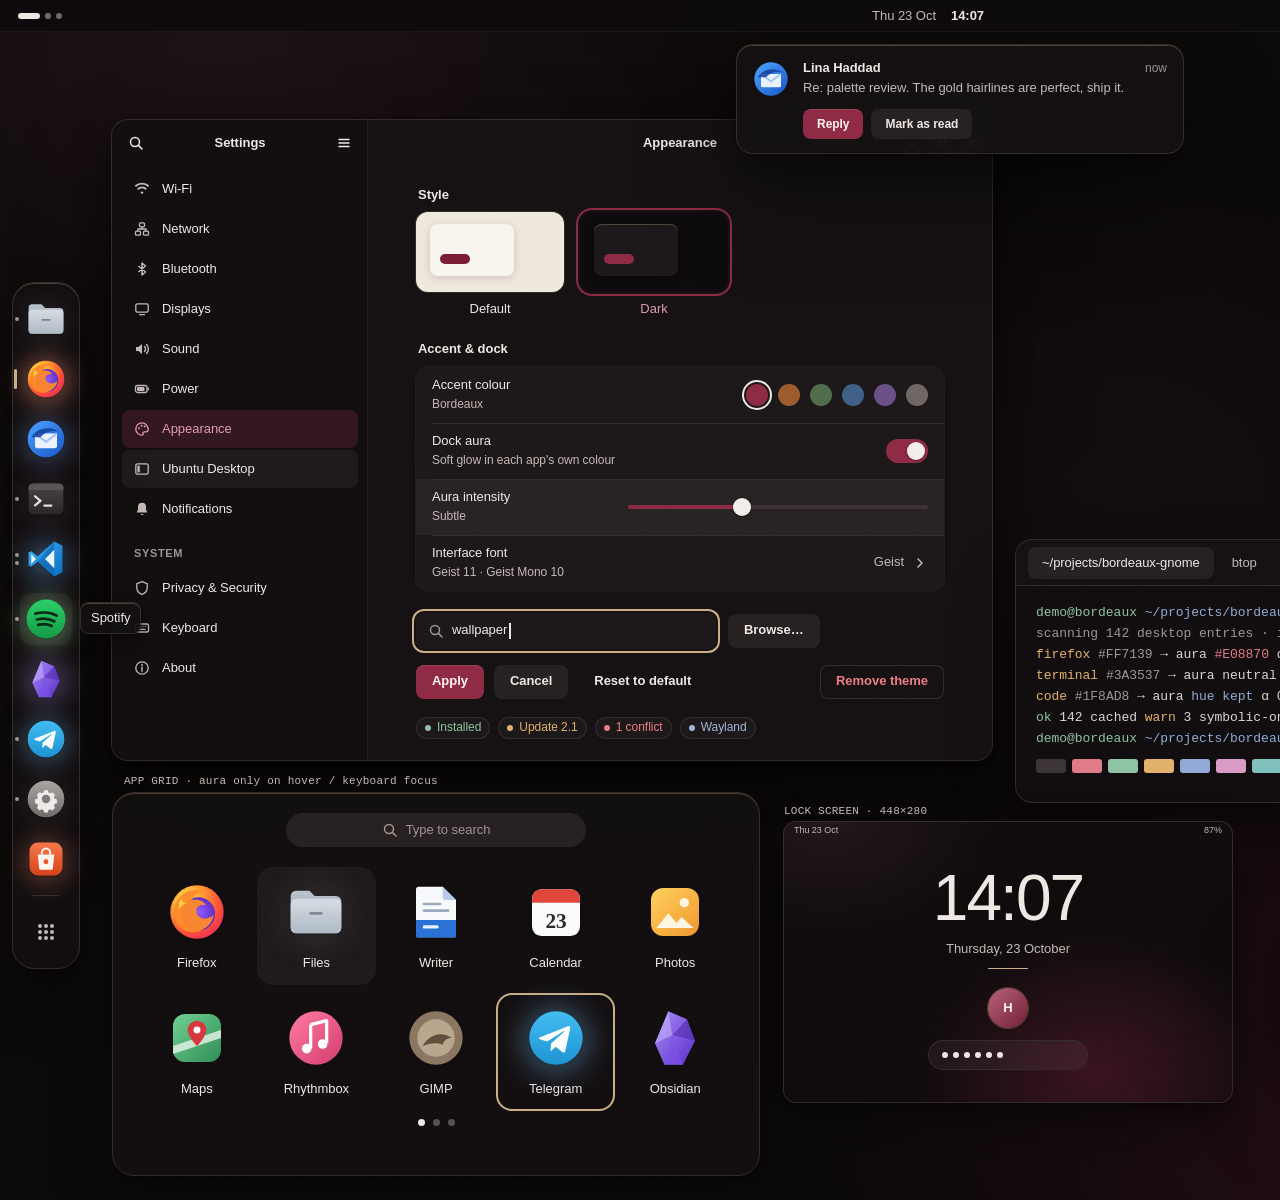
<file: docs/v2-previews/final-dark.html>
<!doctype html>
<!-- SPDX-License-Identifier: GPL-3.0-or-later -->
<!-- Copyright (C) Hamza Gouda -->
<html lang="en"><head><meta charset="utf-8">
<title>Bordeaux Dark</title>
<meta name="viewport" content="width=1920">
<style>
/* Bordeaux GNOME v2 — final dark scene. Tokens mirror docs/design-spec.md. 1920x1200, GNOME 46. */
:root{
  --bg-0:#0E0B0C;--bg-1:#151112;--bg-2:#1C1718;--bg-3:#262021;--bg-4:#2F2829;--border:#332A2C;--border-soft:rgba(238,231,228,.06);
  --fg-0:#EEE7E4;--fg-1:#C3B8B5;--fg-2:#9E9390;--accent:#8E2A44;--accent-press:#7A2239;--on-accent:#FFF3F1;--accent-text:#E09AAE;
  --gold:#C9AE86;--gold-text:#D4BC95;--gold-line:rgba(201,174,134,.30);--gold-faint:rgba(201,174,134,.16);--focus:#C9AE86;
  --danger:#EC7D86;--success:#8CC2A1;--warning:#E2B06A;--info:#9FB6DA;
  --sel:#32171E;--sidebar:#120E0F;--card:#1C1718;--hover:rgba(238,231,228,.05);--press:rgba(238,231,228,.09);
  --glass:rgba(21,17,18,.80);--glass-strong:rgba(21,17,18,.90);--bar:rgba(14,11,12,.88);
  --sh-rgb:0,0,0;--e1:0 1px 2px rgba(0,0,0,.30);
  --e2:0 1px 2px rgba(0,0,0,.30),0 6px 16px rgba(0,0,0,.30);
  --e3:0 2px 4px rgba(0,0,0,.30),0 12px 28px rgba(0,0,0,.36),0 32px 64px rgba(0,0,0,.30);
  --e4:0 2px 6px rgba(0,0,0,.34),0 18px 40px rgba(0,0,0,.42),0 48px 96px rgba(0,0,0,.36);
  --wall:radial-gradient(1200px 800px at 82% 92%,#2A0F18 0%,transparent 62%),radial-gradient(900px 640px at 12% 4%,#1C1113 0%,transparent 60%),radial-gradient(600px 420px at 58% 40%,#140D0F 0%,transparent 70%),#0C0909;
  --switch-off:#3A3133;--knob:#F4EEEB;--track:#3A3133;
  --term-bg:#110D0E;--term-fg:#DDD3D0;
  --a0:#3B3335;--a1:#E07A86;--a2:#8CC2A1;--a3:#E2B06A;--a4:#8FAAD6;--a5:#D99AC4;--a6:#7FC0BC;--a7:#E6DEDA;
  --lock-wall:radial-gradient(260px 200px at 70% 90%,#3A1322 0%,transparent 70%),radial-gradient(240px 160px at 10% 0%,#22161A 0%,transparent 70%),#0F0B0C;
  --noise-op:.055;
  --r-xs:4px;--r-sm:8px;--r-md:12px;--r-lg:16px;--r-xl:22px;--r-pill:999px;
  --s1:4px;--s2:8px;--s3:12px;--s4:16px;--s5:24px;--s6:32px;--s7:48px;
  --hl:inset 0 1px 0 var(--gold-line);              /* gold inner top highlight: floating shell surfaces only */
  --ring:0 0 0 2px var(--bg-1),0 0 0 4px var(--focus); /* keyboard focus */
  --ease:cubic-bezier(.2,0,0,1);--ease-out:cubic-bezier(.05,.7,.1,1);--ease-in:cubic-bezier(.3,0,.8,.15);
}
*{box-sizing:border-box;margin:0;padding:0}
html,body{width:1920px;height:1200px;overflow:hidden;background:var(--bg-0)}
body{font-family:'Geist',sans-serif;color:var(--fg-0);font-size:13px;line-height:1.4;-webkit-font-smoothing:antialiased;letter-spacing:-.003em}
.mono{font-family:'Geist Mono',monospace}
.tnum{font-feature-settings:"tnum" 1}
svg.s{width:16px;height:16px;flex:none;display:block}
.scene{position:relative;width:1920px;height:1200px;overflow:hidden;background:var(--wall)}
.scene::after{content:"";position:absolute;inset:0;pointer-events:none;opacity:var(--noise-op);mix-blend-mode:overlay;
 background-image:url("data:image/svg+xml;utf8,<svg xmlns='http://www.w3.org/2000/svg' width='220' height='220'><filter id='n'><feTurbulence type='fractalNoise' baseFrequency='.9' numOctaves='2' stitchTiles='stitch'/><feColorMatrix values='0 0 0 0 .5 0 0 0 0 .5 0 0 0 0 .5 0 0 0 1 0'/></filter><rect width='100%' height='100%' filter='url(%23n)'/></svg>")}
.abs{position:absolute}
.cap{position:absolute;font-family:'Geist Mono',monospace;font-size:11px;color:var(--fg-1);letter-spacing:.02em}
/* ---------- top bar ---------- */
.bar{position:absolute;left:0;top:0;width:1920px;height:32px;display:flex;align-items:center;justify-content:space-between;padding:0 6px;background:var(--bar);backdrop-filter:blur(18px);z-index:5}
.bar::after{content:"";position:absolute;left:0;right:0;bottom:0;height:1px;background:var(--border-soft)}
.pill{height:24px;display:flex;align-items:center;gap:8px;padding:0 12px;border-radius:var(--r-pill);color:var(--fg-0)}
.pill.hov{background:var(--hover)}
.ws{display:flex;gap:5px;align-items:center}
.ws i{width:6px;height:6px;border-radius:3px;background:var(--fg-2);opacity:.7}
.ws i.on{width:22px;background:var(--fg-0);opacity:1}
.clock{font-weight:600}.clock span{color:var(--fg-1);font-weight:500;margin-right:7px}
.bar .tray{gap:12px;color:var(--fg-0)}
.bar .tray b{font-weight:500;font-size:12px;color:var(--fg-1)}
/* ---------- dock ---------- */
.dock{position:absolute;left:12px;top:282px;width:68px;padding:10px 0;border-radius:var(--r-xl);background:var(--glass);backdrop-filter:blur(24px) saturate(1.1);
 border:1px solid var(--border);box-shadow:var(--hl),var(--e3);display:flex;flex-direction:column;align-items:center;gap:8px;z-index:4}
.app{position:relative;width:52px;height:52px;border-radius:var(--r-md);display:flex;align-items:center;justify-content:center}
.app>svg{position:relative;width:44px;height:44px;z-index:1;filter:drop-shadow(0 1px 1px rgba(0,0,0,.25))}
/* aura: a small disc behind the icon body + a soft gaussian halo (St: box-shadow on a round actor) */
.app::before{content:"";position:absolute;left:50%;top:50%;width:26px;height:26px;margin:-11px 0 0 -13px;border-radius:50%;
 background:var(--aura);box-shadow:0 0 22px 12px var(--aura);transition:all 180ms var(--ease)}
.app.hover{background:var(--hover)}
.app.hover>svg{transform:scale(1.06)}
.app .run{position:absolute;left:-5px;top:50%;width:4px;height:4px;margin-top:-2px;border-radius:2px;background:var(--fg-2)}
.app .run.two{margin-top:-6px;box-shadow:0 8px 0 var(--fg-2)}
.app .run.act{left:-6px;width:3px;height:20px;margin-top:-10px;border-radius:2px;background:var(--gold)}
.dock .sep{width:28px;height:1px;background:var(--border);margin:2px 0}
.dock .grid{color:var(--fg-1)}
.dock .grid::before{display:none}
.tip{position:absolute;left:80px;padding:6px 10px;border-radius:var(--r-sm);background:var(--glass-strong);backdrop-filter:blur(20px);border:1px solid var(--border);box-shadow:var(--hl),var(--e2);font-weight:500;white-space:nowrap;z-index:6}
/* ---------- windows ---------- */
.win{position:absolute;background:var(--bg-1);border-radius:var(--r-lg);box-shadow:0 0 0 1px var(--border),var(--e3);overflow:hidden}
.win.focused{box-shadow:0 0 0 1px var(--border),var(--e4)}
.hb{height:46px;flex:none;display:flex;align-items:center;gap:6px;padding:0 8px;position:relative;background:transparent}
.hb .t{position:absolute;left:0;right:0;text-align:center;font-weight:600;pointer-events:none}
.ib{width:32px;height:32px;border-radius:var(--r-sm);display:flex;align-items:center;justify-content:center;color:var(--fg-0)}
.wc{width:24px;height:24px;border-radius:12px;background:var(--hover);display:flex;align-items:center;justify-content:center;color:var(--fg-0)}
.wc.hov{background:var(--press)}
.split{display:flex;height:100%}
.pane{display:flex;flex-direction:column}
.side{width:256px;background:var(--sidebar);box-shadow:inset -1px 0 0 var(--border-soft)}
.side .rows{padding:4px 10px 12px;display:flex;flex-direction:column;gap:2px}
.side .row{height:38px;display:flex;align-items:center;gap:12px;padding:0 12px;border-radius:var(--r-sm);color:var(--fg-0);font-weight:500}
.side .row svg{color:var(--fg-1)}
.side .row.sel{background:var(--sel);color:var(--accent-text)}
.side .row.sel svg{color:var(--accent-text)}
.side .row.hov{background:var(--hover)}
.side .lab{font-size:11px;font-weight:600;letter-spacing:.06em;text-transform:uppercase;color:var(--fg-2);padding:16px 12px 6px}
.main{flex:1;background:var(--bg-1)}
.content{padding:12px 48px;overflow:hidden}
h1{font-size:22px;font-weight:600;letter-spacing:-.015em}
.sub{color:var(--fg-1);margin-top:4px}
.group{margin-top:22px}
.group .gl{font-weight:600;margin:0 2px 8px}
.list{background:var(--card);border-radius:var(--r-md);box-shadow:0 0 0 1px var(--border-soft),var(--e1);overflow:hidden}
.list .r{min-height:56px;display:flex;align-items:center;justify-content:space-between;gap:16px;padding:9px 16px;position:relative}
.list .r+.r::before{content:"";position:absolute;left:16px;right:0;top:0;height:1px;background:var(--border)}
.r .tt{font-weight:500}.r .st{color:var(--fg-1);font-size:12px;margin-top:2px}
.r.hov{background:var(--hover)}
.sw{width:42px;height:24px;border-radius:12px;background:var(--switch-off);position:relative;flex:none}
.sw::after{content:"";position:absolute;left:3px;top:3px;width:18px;height:18px;border-radius:9px;background:var(--knob);box-shadow:0 1px 2px rgba(0,0,0,.3)}
.sw.on{background:var(--accent)}.sw.on::after{left:21px}
.styles{display:flex;gap:16px}
.stl{width:148px}
.thumb{height:80px;border-radius:var(--r-md);position:relative;overflow:hidden;box-shadow:0 0 0 1px var(--border)}
.stl.on .thumb{box-shadow:0 0 0 2px var(--bg-1),0 0 0 4px var(--accent)}
.stl .nm{text-align:center;margin-top:8px;font-weight:500}
.stl.on .nm{color:var(--accent-text)}
.sws{display:flex;gap:10px}
.swc{width:22px;height:22px;border-radius:11px;position:relative}
.swc.on{box-shadow:0 0 0 2px var(--card),0 0 0 4px var(--fg-0)}
.slider{position:relative;height:20px;display:flex;align-items:center;flex:1}
.slider .tr{height:4px;border-radius:2px;background:var(--track);width:100%}
.slider .fi{position:absolute;left:0;height:4px;border-radius:2px;background:var(--accent)}
.slider .kn{position:absolute;width:18px;height:18px;border-radius:9px;background:var(--knob);box-shadow:0 0 0 1px rgba(0,0,0,.08),0 1px 3px rgba(0,0,0,.35);margin-left:-9px}
.entry{height:36px;display:flex;align-items:center;gap:8px;padding:0 12px;border-radius:var(--r-sm);background:var(--card);box-shadow:inset 0 0 0 1px var(--border);color:var(--fg-0)}
.entry.focus{box-shadow:inset 0 0 0 1px transparent,var(--ring)}
.entry svg{color:var(--fg-2)}
.caret{width:1.5px;height:16px;background:var(--fg-0);margin-left:-6px}
.btn{height:34px;padding:0 16px;border-radius:var(--r-sm);display:inline-flex;align-items:center;gap:8px;font-weight:600;background:var(--bg-3);color:var(--fg-0)}
.btn.sug{background:var(--accent);color:var(--on-accent);box-shadow:inset 0 1px 0 rgba(255,255,255,.10)}
.btn.flat{background:transparent;color:var(--fg-0)}
.btn.dest{background:transparent;color:var(--danger);box-shadow:inset 0 0 0 1px var(--border)}
.btn.focus{box-shadow:var(--ring)}
.chip{height:22px;padding:0 9px;border-radius:var(--r-pill);display:inline-flex;align-items:center;gap:6px;font-size:12px;font-weight:500;background:var(--bg-2);box-shadow:inset 0 0 0 1px var(--border)}
.chip i{width:6px;height:6px;border-radius:3px;background:currentColor}
.dropdown{display:flex;align-items:center;gap:8px;color:var(--fg-1)}
/* ---------- shell popovers ---------- */
.shell{position:absolute;background:var(--glass-strong);backdrop-filter:blur(28px) saturate(1.1);border:1px solid var(--border);box-shadow:var(--hl),var(--e4);border-radius:var(--r-xl)}
.qs{--qs-bg:var(--bg-2);left:1536px;top:40px;width:372px;padding:16px}
.qs .top{display:flex;justify-content:space-between;align-items:center}
.qs .top .l{display:flex;gap:8px;align-items:center}
.qb{width:36px;height:36px;border-radius:18px;background:var(--bg-3);display:flex;align-items:center;justify-content:center;color:var(--fg-0)}
.qs .batt{height:36px;padding:0 14px;border-radius:18px;background:var(--bg-3);display:flex;gap:8px;align-items:center;font-weight:500}
.qs .sl{display:flex;align-items:center;gap:12px;margin-top:16px;padding:0 4px}
.qs .sl svg{color:var(--fg-0)}
.tiles{display:grid;grid-template-columns:1fr 1fr;gap:10px;margin-top:16px}
.tile{height:52px;border-radius:26px;background:var(--bg-3);display:flex;align-items:center;gap:10px;padding:0 6px 0 16px;color:var(--fg-0);position:relative}
.tile .tx{flex:1;min-width:0}.tile .tx b{display:block;font-weight:600}.tile .tx span{display:block;font-size:12px;color:var(--fg-1)}
.tile .ar{width:32px;height:40px;border-radius:0 20px 20px 0;display:flex;align-items:center;justify-content:center;box-shadow:-1px 0 0 var(--border-soft)}
.tile.on{background:var(--accent);color:var(--on-accent)}
.tile.on .tx span{color:var(--on-accent);opacity:.86}
.tile.on .ar{box-shadow:-1px 0 0 rgba(255,255,255,.16)}
.tile.focus{box-shadow:var(--ring)}
.goldrule{height:1px;margin:16px 4px;background:linear-gradient(90deg,transparent,var(--gold-line) 18%,var(--gold-line) 82%,transparent)}
.qs .foot{display:flex;justify-content:space-between;align-items:center;padding:0 4px;color:var(--fg-1);font-size:12px}
.qs .foot b{color:var(--gold-text);font-weight:500}
/* notification */
.note{left:736px;top:44px;width:448px;padding:14px 16px 14px 14px;display:flex;gap:12px;border-radius:var(--r-lg)}
.note .ic{width:40px;height:40px;flex:none}
.note .tt{display:flex;justify-content:space-between;align-items:baseline}
.note .tt b{font-weight:600}.note .tt span{font-size:12px;color:var(--fg-2)}
.note p{color:var(--fg-1);margin-top:2px}
.note .acts{display:flex;gap:8px;margin-top:12px}
.note .acts .btn{height:30px;font-size:12px;padding:0 14px;background:var(--bg-3)}
.note .acts .btn.sug{background:var(--accent)}
/* terminal */
.term{left:1016px;top:540px;width:880px;height:262px;background:var(--term-bg)}
.term .hb{background:var(--bg-1);box-shadow:inset 0 -1px 0 var(--border)}
.tabs{display:flex;gap:4px;margin-left:4px}
.tabx{height:32px;padding:0 14px;border-radius:var(--r-sm);display:flex;align-items:center;gap:8px;color:var(--fg-1);font-weight:500}
.tabx.on{background:var(--bg-3);color:var(--fg-0)}
.tbody{padding:16px 20px;font-family:'Geist Mono',monospace;font-size:13px;line-height:1.62;color:var(--term-fg)}
.c1{color:var(--a1)}.c2{color:var(--a2)}.c3{color:var(--a3)}.c4{color:var(--a4)}.c5{color:var(--a5)}.c6{color:var(--a6)}.c7{color:var(--a7)}.cg{color:var(--fg-2)}
.ansi{display:flex;gap:6px;margin-top:10px}.ansi i{width:30px;height:14px;border-radius:3px}
.cur{display:inline-block;width:8px;height:16px;background:var(--term-fg);vertical-align:-3px;opacity:.85}
/* app grid */
.agrid{position:absolute;left:112px;top:792px;width:648px;height:384px;padding:20px 24px 16px;border-radius:var(--r-xl);background:var(--glass);backdrop-filter:blur(24px);border:1px solid var(--border);box-shadow:var(--hl),var(--e3)}
.agrid .search{width:300px;height:34px;margin:0 auto;border-radius:17px;background:var(--bg-3);display:flex;align-items:center;justify-content:center;gap:8px;color:var(--fg-2)}
.agrid .cells{display:grid;grid-template-columns:repeat(5,1fr);row-gap:8px;margin-top:20px}
.cell{height:118px;border-radius:var(--r-lg);display:flex;flex-direction:column;align-items:center;justify-content:center;gap:10px;position:relative}
.cell .ico{position:relative;width:64px;height:64px;display:flex;align-items:center;justify-content:center}
.cell .ico svg{width:64px;height:64px;position:relative;z-index:1;filter:drop-shadow(0 1px 2px rgba(0,0,0,.25))}
.cell .nm{font-weight:500;color:var(--fg-0)}
.cell.hov{background:var(--hover)}
.cell.hov .ico::before{content:"";position:absolute;left:50%;top:50%;width:34px;height:34px;margin:-15px 0 0 -17px;border-radius:50%;background:var(--aura);box-shadow:0 0 30px 16px var(--aura)}
.cell.focus{box-shadow:inset 0 0 0 2px var(--focus)}
.cell.focus .ico::before{content:"";position:absolute;left:50%;top:50%;width:34px;height:34px;margin:-15px 0 0 -17px;border-radius:50%;background:var(--aura);box-shadow:0 0 30px 16px var(--aura)}
.dots{display:flex;gap:8px;justify-content:center;margin-top:8px}.dots i{width:7px;height:7px;border-radius:4px;background:var(--fg-2);opacity:.5}.dots i.on{opacity:1;background:var(--fg-0)}
/* lock thumbnail */
.lock{left:784px;top:822px;width:448px;height:280px;border-radius:var(--r-md);overflow:hidden;background:var(--lock-wall);box-shadow:0 0 0 1px var(--border),var(--e3)}
.lock .tm{position:absolute;left:0;right:0;top:44px;text-align:center;font-size:64px;font-weight:300;letter-spacing:-.03em;line-height:1;font-feature-settings:"tnum" 1}
.lock .dt{position:absolute;left:0;right:0;top:118px;text-align:center;color:var(--fg-1);font-weight:500}
.lock .hair{position:absolute;left:204px;width:40px;top:146px;height:1px;background:var(--gold)}
.lock .av{position:absolute;left:204px;top:166px;width:40px;height:40px;border-radius:20px;background:linear-gradient(135deg,#B9637A,#6E1E33);color:#FFF3F1;font-weight:600;display:flex;align-items:center;justify-content:center;box-shadow:0 0 0 1px var(--gold-line)}
.lock .pw{position:absolute;left:144px;top:218px;width:160px;height:30px;border-radius:15px;background:var(--hover);box-shadow:inset 0 0 0 1px var(--border);display:flex;align-items:center;padding:0 14px;gap:5px}
.lock .pw i{width:6px;height:6px;border-radius:3px;background:var(--fg-0)}
.lock .lb{position:absolute;left:0;right:0;top:0;height:16px;display:flex;justify-content:space-between;padding:0 10px;font-size:9px;align-items:center;color:var(--fg-1)}
/* alt-tab */
.switcher{left:1288px;top:910px;width:576px;padding:16px;display:flex;gap:8px;justify-content:center}
.sitem{width:100px;height:116px;border-radius:var(--r-lg);display:flex;flex-direction:column;align-items:center;justify-content:center;gap:12px;position:relative}
.sitem .ico{position:relative;width:56px;height:56px}
.sitem .ico svg{width:56px;height:56px;position:relative;z-index:1}
.sitem .ico::before{content:"";position:absolute;left:50%;top:50%;width:28px;height:28px;margin:-12px 0 0 -14px;border-radius:50%;background:var(--aura);box-shadow:0 0 24px 12px var(--aura)}
.sitem .nm{font-weight:500;color:var(--fg-1);font-size:12px}
.sitem.cur{background:var(--bg-3);box-shadow:inset 0 0 0 1px var(--gold-line),inset 0 1px 0 var(--gold-line)}
.sitem.cur .nm{color:var(--fg-0)}
/* osd */
.osd{left:1416px;top:1090px;width:320px;height:52px;border-radius:26px;display:flex;align-items:center;gap:14px;padding:0 22px}
.osd .bar2{flex:1;height:6px;border-radius:3px;background:var(--track);position:relative}
.osd .bar2 i{position:absolute;left:0;top:0;bottom:0;width:64%;border-radius:3px;background:var(--fg-0)}
.osd b{font-weight:600;width:22px;text-align:right}
</style></head><body><div class="scene">

<svg width="0" height="0" style="position:absolute"><defs>
 <linearGradient id="g-files" x1="0" y1="0" x2="0" y2="1"><stop offset="0" stop-color="#B9C3CE"/><stop offset="1" stop-color="#8D9AA8"/></linearGradient>
 <linearGradient id="g-files2" x1="0" y1="0" x2="0" y2="1"><stop offset="0" stop-color="#D5DCE3"/><stop offset="1" stop-color="#AEB9C5"/></linearGradient>
 <radialGradient id="g-ff1" cx=".3" cy=".25" r=".9"><stop offset="0" stop-color="#FFE14D"/><stop offset=".35" stop-color="#FF9A2E"/><stop offset=".7" stop-color="#FF4F3A"/><stop offset="1" stop-color="#E2265E"/></radialGradient>
 <radialGradient id="g-ff2" cx=".55" cy=".45" r=".6"><stop offset="0" stop-color="#9059FF"/><stop offset="1" stop-color="#4B1FB0"/></radialGradient>
 <linearGradient id="g-tb" x1="0" y1="0" x2="1" y2="1"><stop offset="0" stop-color="#4FA3FF"/><stop offset="1" stop-color="#1655C9"/></linearGradient>
 <linearGradient id="g-term" x1="0" y1="0" x2="0" y2="1"><stop offset="0" stop-color="#4A4446"/><stop offset="1" stop-color="#2A2627"/></linearGradient>
 <linearGradient id="g-vs" x1="0" y1="0" x2="1" y2="1"><stop offset="0" stop-color="#3EB1F7"/><stop offset="1" stop-color="#0B6DC0"/></linearGradient>
 <linearGradient id="g-ob" x1="0" y1="0" x2="1" y2="1"><stop offset="0" stop-color="#A88BFA"/><stop offset="1" stop-color="#5B2DC7"/></linearGradient>
 <linearGradient id="g-set" x1="0" y1="0" x2="0" y2="1"><stop offset="0" stop-color="#A9A6A4"/><stop offset="1" stop-color="#6E6B69"/></linearGradient>
 <linearGradient id="g-ac" x1="0" y1="0" x2="0" y2="1"><stop offset="0" stop-color="#F7774A"/><stop offset="1" stop-color="#D6431B"/></linearGradient>
 <linearGradient id="g-tg" x1="0" y1="0" x2="0" y2="1"><stop offset="0" stop-color="#41BCF2"/><stop offset="1" stop-color="#1D93D2"/></linearGradient>
 <linearGradient id="g-sp" x1="0" y1="0" x2="0" y2="1"><stop offset="0" stop-color="#2BD06A"/><stop offset="1" stop-color="#159A45"/></linearGradient>
 <linearGradient id="g-ph" x1="0" y1="0" x2="1" y2="1"><stop offset="0" stop-color="#FFD15C"/><stop offset="1" stop-color="#F0962E"/></linearGradient>
 <linearGradient id="g-mp" x1="0" y1="0" x2="1" y2="1"><stop offset="0" stop-color="#6FD08F"/><stop offset="1" stop-color="#2F8C55"/></linearGradient>
 <linearGradient id="g-mu" x1="0" y1="0" x2="1" y2="1"><stop offset="0" stop-color="#FF7AA2"/><stop offset="1" stop-color="#D23C6A"/></linearGradient>
 <symbol id="i-files" viewBox="0 0 48 48"><path d="M5 12a4 4 0 0 1 4-4h10l4 4h16a4 4 0 0 1 4 4v20a4 4 0 0 1-4 4H9a4 4 0 0 1-4-4z" fill="url(#g-files)"/><path d="M5 18a4 4 0 0 1 4-4h30a4 4 0 0 1 4 4v18a4 4 0 0 1-4 4H9a4 4 0 0 1-4-4z" fill="url(#g-files2)"/><rect x="19" y="24" width="10" height="2" rx="1" fill="#7C8996"/></symbol>
 <symbol id="i-firefox" viewBox="0 0 48 48"><circle cx="24" cy="24" r="20" fill="url(#g-ff1)"/><circle cx="25" cy="25.5" r="12.5" fill="url(#g-ff2)"/><path d="M8 18c3-9 14-13 22-9-6 0-9 3-9.5 6 5-1 9 1 10 4-4-1-7 1-7 4 0 6 8 8 13 3-1 8-9 14-18 13C10 38 5 28 8 18z" fill="#FF8A2B" opacity=".95"/><path d="M12 14c-2 3-2 6-1 8 1-3 3-4 5-4-2-1-3-2-4-4z" fill="#FFD23F"/></symbol>
 <symbol id="i-thunderbird" viewBox="0 0 48 48"><circle cx="24" cy="24" r="20" fill="url(#g-tb)"/><path d="M12 18h24v14a2 2 0 0 1-2 2H14a2 2 0 0 1-2-2z" fill="#EAF2FF"/><path d="M12 18l12 9 12-9" fill="none" stroke="#9BC1F5" stroke-width="2"/><path d="M8 22c6-10 20-13 30-6-8-2-15 0-20 6z" fill="#0E3F9A" opacity=".85"/></symbol>
 <symbol id="i-terminal" viewBox="0 0 48 48"><rect x="5" y="7" width="38" height="34" rx="6" fill="url(#g-term)"/><rect x="5" y="7" width="38" height="7" rx="6" fill="#5A5456"/><rect x="5" y="11" width="38" height="3" fill="#5A5456"/><path d="M12 21l6 5-6 5" fill="none" stroke="#E8E2DE" stroke-width="2.4" stroke-linecap="round" stroke-linejoin="round"/><rect x="21" y="30" width="10" height="2.4" rx="1.2" fill="#E8E2DE"/></symbol>
 <symbol id="i-vscode" viewBox="0 0 48 48"><path d="M33 5l9 4.5v29L33 43 15 27l-7 5.5-3-1.5V17l3-1.5 7 5.5z" fill="url(#g-vs)"/><path d="M33 5v38L15 27z" fill="#0A5FA8" opacity=".55"/><path d="M33 14v20l-10-10z" fill="#E9F5FE"/><path d="M8 18.5l5 5.5-5 5.5z" fill="#E9F5FE"/></symbol>
 <symbol id="i-spotify" viewBox="0 0 48 48"><circle cx="24" cy="24" r="20" fill="url(#g-sp)"/><path d="M13 18.5c7-2 16-1.5 22 2M14.5 24.5c6-1.6 13-1 18 1.8M16 30c5-1.2 10-.8 14 1.2" fill="none" stroke="#0C2A16" stroke-width="2.8" stroke-linecap="round"/></symbol>
 <symbol id="i-obsidian" viewBox="0 0 48 48"><path d="M19 4l14 6 6 16-9 18H16L9 28z" fill="url(#g-ob)"/><path d="M19 4l3 18-13 6z" fill="#C7B5FF" opacity=".55"/><path d="M22 22l11-12 6 16z" fill="#3D1A9A" opacity=".45"/><path d="M22 22l8 22H16z" fill="#7A52E8" opacity=".6"/></symbol>
 <symbol id="i-settings" viewBox="0 0 48 48"><circle cx="24" cy="24" r="20" fill="url(#g-set)"/><path d="M24 12l2.4.4.9 3 2.6 1.1 2.8-1.5 3.4 3.4-1.5 2.8 1.1 2.6 3 .9v4.8l-3 .9-1.1 2.6 1.5 2.8-3.4 3.4-2.8-1.5-2.6 1.1-.9 3h-4.8l-.9-3-2.6-1.1-2.8 1.5-3.4-3.4 1.5-2.8-1.1-2.6-3-.9v-4.8l3-.9 1.1-2.6-1.5-2.8 3.4-3.4 2.8 1.5 2.6-1.1.9-3z" fill="#EDEBEA" transform="translate(24 24) scale(.82) translate(-24 -24)"/><circle cx="24" cy="24" r="4.6" fill="#7E7B79"/></symbol>
 <symbol id="i-appcenter" viewBox="0 0 48 48"><rect x="6" y="6" width="36" height="36" rx="9" fill="url(#g-ac)"/><path d="M15 19h18l-1.5 15a2 2 0 0 1-2 1.8h-11a2 2 0 0 1-2-1.8z" fill="#FFF4EE"/><path d="M19.5 19v-2a4.5 4.5 0 0 1 9 0v2" fill="none" stroke="#FFF4EE" stroke-width="2.2"/><circle cx="24" cy="27" r="2.6" fill="#E95420"/></symbol>
 <symbol id="i-telegram" viewBox="0 0 48 48"><circle cx="24" cy="24" r="20" fill="url(#g-tg)"/><path d="M12 23.5l21-8.3c1-.4 1.9.3 1.6 1.7l-3.6 16.8c-.3 1.2-1 1.5-2 .9l-5.4-4-2.6 2.5c-.3.3-.5.5-1.1.5l.4-5.5 10-9c.4-.4-.1-.6-.7-.2l-12.3 7.8-5.3-1.7c-1.2-.4-1.2-1.1.2-1.6z" fill="#FFFFFF"/></symbol>
 <symbol id="i-writer" viewBox="0 0 48 48"><path d="M11 5h18l10 10v26a2 2 0 0 1-2 2H11a2 2 0 0 1-2-2V7a2 2 0 0 1 2-2z" fill="#F7F9FC"/><path d="M29 5l10 10h-8a2 2 0 0 1-2-2z" fill="#B7CBEA"/><rect x="9" y="30" width="30" height="13" rx="0" fill="#2A6FD6"/><path d="M9 41a2 2 0 0 0 2 2h26a2 2 0 0 0 2-2v-11H9z" fill="#2A6FD6"/><rect x="14" y="17" width="14" height="2" rx="1" fill="#9AA9BF"/><rect x="14" y="22" width="20" height="2" rx="1" fill="#9AA9BF"/><rect x="14" y="34" width="12" height="2.4" rx="1.2" fill="#E9F1FF"/></symbol>
 <symbol id="i-calendar" viewBox="0 0 48 48"><rect x="6" y="7" width="36" height="35" rx="7" fill="#FBFBFA"/><path d="M6 14a7 7 0 0 1 7-7h22a7 7 0 0 1 7 7v3H6z" fill="#E0453A"/><text x="24" y="36" text-anchor="middle" font-family="Geist" font-weight="600" font-size="16" fill="#2B2B2B">23</text></symbol>
 <symbol id="i-photos" viewBox="0 0 48 48"><rect x="6" y="6" width="36" height="36" rx="9" fill="url(#g-ph)"/><path d="M10 36l9-11 6 7 4-4 9 8z" fill="#FFF6E3"/><circle cx="31" cy="17" r="3.5" fill="#FFF6E3"/></symbol>
 <symbol id="i-maps" viewBox="0 0 48 48"><rect x="6" y="6" width="36" height="36" rx="9" fill="url(#g-mp)"/><path d="M6 30l36-12v6L6 36z" fill="#E7F6EC" opacity=".8"/><path d="M24 11a7 7 0 0 1 7 7c0 5-7 12-7 12s-7-7-7-12a7 7 0 0 1 7-7z" fill="#D9363E"/><circle cx="24" cy="18" r="2.6" fill="#FFF"/></symbol>
 <symbol id="i-music" viewBox="0 0 48 48"><circle cx="24" cy="24" r="20" fill="url(#g-mu)"/><path d="M20 14l12-3v17" fill="none" stroke="#FFF" stroke-width="2.4" stroke-linejoin="round"/><path d="M20 14v18" stroke="#FFF" stroke-width="2.4"/><circle cx="17" cy="32" r="3.6" fill="#FFF"/><circle cx="29" cy="28.5" r="3.6" fill="#FFF"/></symbol>
 <symbol id="i-gimp" viewBox="0 0 48 48"><circle cx="24" cy="24" r="20" fill="#8A7660"/><circle cx="24" cy="24" r="14" fill="#B8A58C"/><path d="M14 30c4-8 14-12 22-6-4 0-6 2-7 5-5-2-10-1-15 1z" fill="#5E4E3C"/></symbol>
 <symbol id="i-grid" viewBox="0 0 48 48"><g fill="currentColor"><circle cx="15" cy="15" r="3"/><circle cx="24" cy="15" r="3"/><circle cx="33" cy="15" r="3"/><circle cx="15" cy="24" r="3"/><circle cx="24" cy="24" r="3"/><circle cx="33" cy="24" r="3"/><circle cx="15" cy="33" r="3"/><circle cx="24" cy="33" r="3"/><circle cx="33" cy="33" r="3"/></g></symbol>
 <symbol id="s-wifi" viewBox="0 0 16 16"><path d="M8 13.2l1.6-1.9a2.2 2.2 0 0 0-3.2 0z M3.1 7.4a7 7 0 0 1 9.8 0l-1.3 1.5a5 5 0 0 0-7.2 0z M.7 4.6a10.5 10.5 0 0 1 14.6 0l-1.3 1.5a8.5 8.5 0 0 0-12 0z" fill="currentColor"/></symbol>
 <symbol id="s-bt" viewBox="0 0 16 16"><path d="M4.5 5l7 6-3.5 3V2l3.5 3-7 6" fill="none" stroke="currentColor" stroke-width="1.5" stroke-linejoin="round"/></symbol>
 <symbol id="s-vol" viewBox="0 0 16 16"><path d="M2 6h2.5L8 3v10L4.5 10H2z" fill="currentColor"/><path d="M10.5 5.5a3.5 3.5 0 0 1 0 5M12.5 3.5a6.3 6.3 0 0 1 0 9" fill="none" stroke="currentColor" stroke-width="1.4" stroke-linecap="round"/></symbol>
 <symbol id="s-bat" viewBox="0 0 16 16"><rect x="1.5" y="4.5" width="11.5" height="7" rx="2" fill="none" stroke="currentColor" stroke-width="1.3"/><rect x="3" y="6" width="7.5" height="4" rx="1" fill="currentColor"/><rect x="13.6" y="6.5" width="1.4" height="3" rx=".7" fill="currentColor"/></symbol>
 <symbol id="s-pow" viewBox="0 0 16 16"><path d="M8 1.8v5.4M4.6 3.9a5.4 5.4 0 1 0 6.8 0" fill="none" stroke="currentColor" stroke-width="1.5" stroke-linecap="round"/></symbol>
 <symbol id="s-sun" viewBox="0 0 16 16"><circle cx="8" cy="8" r="3" fill="currentColor"/><g stroke="currentColor" stroke-width="1.3" stroke-linecap="round"><path d="M8 1v1.6M8 13.4V15M1 8h1.6M13.4 8H15M3 3l1.1 1.1M11.9 11.9L13 13M3 13l1.1-1.1M11.9 4.1L13 3"/></g></symbol>
 <symbol id="s-moon" viewBox="0 0 16 16"><path d="M13.5 10.2A6 6 0 0 1 5.8 2.5a6 6 0 1 0 7.7 7.7z" fill="currentColor"/></symbol>
 <symbol id="s-bell" viewBox="0 0 16 16"><path d="M8 1.8a4 4 0 0 0-4 4v3L2.6 11.5h10.8L12 8.8v-3a4 4 0 0 0-4-4zM6.4 13a1.7 1.7 0 0 0 3.2 0" fill="currentColor"/></symbol>
 <symbol id="s-lock" viewBox="0 0 16 16"><rect x="3" y="7" width="10" height="7" rx="2" fill="currentColor"/><path d="M5.2 7V5.2a2.8 2.8 0 0 1 5.6 0V7" fill="none" stroke="currentColor" stroke-width="1.4"/></symbol>
 <symbol id="s-cam" viewBox="0 0 16 16"><path d="M2 5.5A1.5 1.5 0 0 1 3.5 4h1.6l1-1.5h3.8l1 1.5h1.6A1.5 1.5 0 0 1 14 5.5v6A1.5 1.5 0 0 1 12.5 13h-9A1.5 1.5 0 0 1 2 11.5z" fill="currentColor"/><circle cx="8" cy="8.5" r="2.3" fill="var(--qs-bg)"/></symbol>
 <symbol id="s-gear" viewBox="0 0 16 16"><circle cx="8" cy="8" r="5.6" fill="none" stroke="currentColor" stroke-width="2.4" stroke-dasharray="2.2 1.5"/><circle cx="8" cy="8" r="2.4" fill="none" stroke="currentColor" stroke-width="1.4"/></symbol>
 <symbol id="s-search" viewBox="0 0 16 16"><circle cx="7" cy="7" r="4.5" fill="none" stroke="currentColor" stroke-width="1.5"/><path d="M10.4 10.4L14 14" stroke="currentColor" stroke-width="1.5" stroke-linecap="round"/></symbol>
 <symbol id="s-menu" viewBox="0 0 16 16"><path d="M3 4.5h10M3 8h10M3 11.5h10" stroke="currentColor" stroke-width="1.4" stroke-linecap="round"/></symbol>
 <symbol id="s-x" viewBox="0 0 16 16"><path d="M5 5l6 6M11 5l-6 6" stroke="currentColor" stroke-width="1.4" stroke-linecap="round"/></symbol>
 <symbol id="s-min" viewBox="0 0 16 16"><path d="M5 10.5h6" stroke="currentColor" stroke-width="1.4" stroke-linecap="round"/></symbol>
 <symbol id="s-max" viewBox="0 0 16 16"><rect x="5" y="5" width="6" height="6" rx="1.2" fill="none" stroke="currentColor" stroke-width="1.3"/></symbol>
 <symbol id="s-chev" viewBox="0 0 16 16"><path d="M6 4l4 4-4 4" fill="none" stroke="currentColor" stroke-width="1.5" stroke-linecap="round" stroke-linejoin="round"/></symbol>
 <symbol id="s-plus" viewBox="0 0 16 16"><path d="M8 3.5v9M3.5 8h9" stroke="currentColor" stroke-width="1.5" stroke-linecap="round"/></symbol>
 <symbol id="s-mon" viewBox="0 0 16 16"><rect x="1.8" y="2.8" width="12.4" height="8.4" rx="1.6" fill="none" stroke="currentColor" stroke-width="1.3"/><path d="M5.5 13.6h5" stroke="currentColor" stroke-width="1.3" stroke-linecap="round"/></symbol>
 <symbol id="s-palette" viewBox="0 0 16 16"><path d="M8 1.8a6.2 6.2 0 0 0 0 12.4c1 0 1.4-.7 1.1-1.5-.4-1 .2-1.9 1.3-1.9h1.6a2.2 2.2 0 0 0 2.2-2.2C14.2 4.9 11.4 1.8 8 1.8z" fill="none" stroke="currentColor" stroke-width="1.3"/><circle cx="5" cy="7.2" r="1" fill="currentColor"/><circle cx="7.6" cy="4.8" r="1" fill="currentColor"/><circle cx="10.6" cy="5.6" r="1" fill="currentColor"/></symbol>
 <symbol id="s-dock" viewBox="0 0 16 16"><rect x="1.8" y="2.8" width="12.4" height="10.4" rx="1.8" fill="none" stroke="currentColor" stroke-width="1.3"/><rect x="3.4" y="4.4" width="2.4" height="7.2" rx="1" fill="currentColor"/></symbol>
 <symbol id="s-shield" viewBox="0 0 16 16"><path d="M8 1.6l5.2 2v4.2c0 3.2-2.2 5.5-5.2 6.6-3-1.1-5.2-3.4-5.2-6.6V3.6z" fill="none" stroke="currentColor" stroke-width="1.3"/></symbol>
 <symbol id="s-info" viewBox="0 0 16 16"><circle cx="8" cy="8" r="6.2" fill="none" stroke="currentColor" stroke-width="1.3"/><path d="M8 7.2v4" stroke="currentColor" stroke-width="1.4" stroke-linecap="round"/><circle cx="8" cy="5" r=".9" fill="currentColor"/></symbol>
 <symbol id="s-key" viewBox="0 0 16 16"><rect x="1.5" y="4" width="13" height="8" rx="1.6" fill="none" stroke="currentColor" stroke-width="1.3"/><path d="M4 6.6h.01M6.5 6.6h.01M9 6.6h.01M11.5 6.6h.01M5 9.4h6" stroke="currentColor" stroke-width="1.4" stroke-linecap="round"/></symbol>
 <symbol id="s-net" viewBox="0 0 16 16"><rect x="5.5" y="1.8" width="5" height="4" rx="1" fill="none" stroke="currentColor" stroke-width="1.3"/><rect x="1.5" y="10.2" width="5" height="4" rx="1" fill="none" stroke="currentColor" stroke-width="1.3"/><rect x="9.5" y="10.2" width="5" height="4" rx="1" fill="none" stroke="currentColor" stroke-width="1.3"/><path d="M8 5.8v2.2M4 10.2V8h8v2.2" fill="none" stroke="currentColor" stroke-width="1.3"/></symbol>
 <symbol id="s-tab" viewBox="0 0 16 16"><rect x="1.5" y="2.5" width="13" height="11" rx="2" fill="none" stroke="currentColor" stroke-width="1.3"/><path d="M6 2.5v11" stroke="currentColor" stroke-width="1.3"/></symbol>
</defs></svg>

<!-- top bar -->
<div class="bar">
  <div class="pill"><div class="ws"><i class="on"></i><i></i><i></i></div></div>
  <div class="pill clock tnum"><span>Thu 23 Oct</span>14:07</div>
  <div class="pill tray hov"><svg class="s"><use href="#s-wifi"/></svg><svg class="s"><use href="#s-vol"/></svg><svg class="s"><use href="#s-bat"/></svg><b class="tnum">87%</b></div>
</div>

<!-- dock -->
<div class="dock">
  <div class="app" style="--aura:rgba(151,149,163,0.100)"><i class="run"></i><svg><use href="#i-files"/></svg></div>
  <div class="app" style="--aura:rgba(224,136,112,0.442)"><i class="run act"></i><svg><use href="#i-firefox"/></svg></div>
  <div class="app" style="--aura:rgba(102,134,194,0.340)"><svg><use href="#i-thunderbird"/></svg></div>
  <div class="app" style="--aura:rgba(146,129,134,0.100)"><i class="run"></i><svg><use href="#i-terminal"/></svg></div>
  <div class="app" style="--aura:rgba(93,137,192,0.340)"><i class="run two"></i><svg><use href="#i-vscode"/></svg></div>
  <div class="app hover" style="--aura:rgba(120,170,119,0.544)"><i class="run"></i><svg><use href="#i-spotify"/></svg></div>
  <div class="app" style="--aura:rgba(145,118,189,0.340)"><svg><use href="#i-obsidian"/></svg></div>
  <div class="app" style="--aura:rgba(108,166,215,0.340)"><i class="run"></i><svg><use href="#i-telegram"/></svg></div>
  <div class="app" style="--aura:rgba(149,135,136,0.100)"><i class="run"></i><svg><use href="#i-settings"/></svg></div>
  <div class="app" style="--aura:rgba(200,113,94,0.340)"><svg><use href="#i-appcenter"/></svg></div>
  <div class="sep"></div><div class="app grid"><svg style="width:32px;height:32px;filter:none"><use href="#i-grid"/></svg></div>
</div>
<div class="tip" style="top:602px">Spotify</div>

<!-- settings window -->
<div class="win focused" style="left:112px;top:120px;width:880px;height:640px">
  <div class="split">
    <div class="side pane">
      <div class="hb"><div class="ib"><svg class="s"><use href="#s-search"/></svg></div><div class="t">Settings</div><div style="flex:1"></div><div class="ib"><svg class="s"><use href="#s-menu"/></svg></div></div>
      <div class="rows">
      <div class="row"><svg class="s"><use href="#s-wifi"/></svg>Wi-Fi</div>
      <div class="row"><svg class="s"><use href="#s-net"/></svg>Network</div>
      <div class="row"><svg class="s"><use href="#s-bt"/></svg>Bluetooth</div>
      <div class="row"><svg class="s"><use href="#s-mon"/></svg>Displays</div>
      <div class="row"><svg class="s"><use href="#s-vol"/></svg>Sound</div>
      <div class="row"><svg class="s"><use href="#s-bat"/></svg>Power</div>
      <div class="row sel"><svg class="s"><use href="#s-palette"/></svg>Appearance</div>
      <div class="row hov"><svg class="s"><use href="#s-dock"/></svg>Ubuntu Desktop</div>
      <div class="row"><svg class="s"><use href="#s-bell"/></svg>Notifications</div>
      <div class="lab">System</div>
      <div class="row"><svg class="s"><use href="#s-shield"/></svg>Privacy &amp; Security</div>
      <div class="row"><svg class="s"><use href="#s-key"/></svg>Keyboard</div>
      <div class="row"><svg class="s"><use href="#s-info"/></svg>About</div>
      </div>
    </div>
    <div class="main pane">
      <div class="hb"><div class="t">Appearance</div><div style="flex:1"></div>
        <div class="wc"><svg class="s"><use href="#s-min"/></svg></div><div class="wc"><svg class="s"><use href="#s-max"/></svg></div><div class="wc hov"><svg class="s"><use href="#s-x"/></svg></div></div>
    <div class="content">
      <div class="group" style="margin-top:8px"><div class="gl">Style</div><div class="styles">
        <div class="stl "><div class="thumb" style="background:#EFE8DD"><div class="abs" style="left:14px;top:12px;width:84px;height:52px;border-radius:8px;background:#F8F4EE;box-shadow:0 2px 8px rgba(60,30,35,.18)"></div><div class="abs" style="left:24px;top:42px;width:30px;height:10px;border-radius:5px;background:#7A1C34"></div></div><div class="nm">Default</div></div>
        <div class="stl on"><div class="thumb" style="background:#0E0B0C"><div class="abs" style="left:14px;top:12px;width:84px;height:52px;border-radius:8px;background:#1C1718;box-shadow:0 2px 8px rgba(0,0,0,.5),inset 0 1px 0 rgba(201,174,134,.3)"></div><div class="abs" style="left:24px;top:42px;width:30px;height:10px;border-radius:5px;background:#8E2A44"></div></div><div class="nm">Dark</div></div>
      </div></div>
      <div class="group"><div class="gl">Accent &amp; dock</div><div class="list">
        <div class="r"><div><div class="tt">Accent colour</div><div class="st">Bordeaux</div></div>
          <div class="sws"><div class="swc on" style="background:var(--accent)"></div><div class="swc" style="background:#9C5B2E"></div><div class="swc" style="background:#4F6B4A"></div><div class="swc" style="background:#3F5F86"></div><div class="swc" style="background:#6A4E86"></div><div class="swc" style="background:#6E6563"></div></div></div>
        <div class="r"><div><div class="tt">Dock aura</div><div class="st">Soft glow in each app's own colour</div></div><div class="sw on"></div></div>
        <div class="r hov"><div style="width:160px"><div class="tt">Aura intensity</div><div class="st">Subtle</div></div>
          <div class="slider" style="max-width:300px"><div class="tr"></div><div class="fi" style="width:38%"></div><div class="kn" style="left:38%"></div></div></div>
        <div class="r"><div><div class="tt">Interface font</div><div class="st">Geist 11 · Geist Mono 10</div></div><div class="dropdown">Geist<svg class="s"><use href="#s-chev"/></svg></div></div>
      </div></div>
      <div class="group" style="display:flex;gap:12px;align-items:center">
        <div class="entry focus" style="width:300px"><svg class="s"><use href="#s-search"/></svg>wallpaper<span class="caret"></span></div>
        <div class="btn">Browse…</div>
      </div>
      <div class="group" style="display:flex;gap:10px;align-items:center;margin-top:16px">
        <div class="btn sug">Apply</div><div class="btn">Cancel</div><div class="btn flat">Reset to default</div><div style="flex:1"></div><div class="btn dest">Remove theme</div>
      </div>
      <div style="display:flex;gap:8px;margin-top:18px">
        <span class="chip" style="color:var(--success)"><i></i>Installed</span><span class="chip" style="color:var(--warning)"><i></i>Update 2.1</span><span class="chip" style="color:var(--danger)"><i></i>1 conflict</span><span class="chip" style="color:var(--info)"><i></i>Wayland</span>
      </div>
    </div>
    </div>
  </div>
</div>

<!-- notification -->
<div class="shell note"><svg class="ic"><use href="#i-thunderbird"/></svg>
  <div style="flex:1"><div class="tt"><b>Lina Haddad</b><span>now</span></div><p>Re: palette review. The gold hairlines are perfect, ship it.</p>
  <div class="acts"><div class="btn sug">Reply</div><div class="btn">Mark as read</div></div></div></div>

<!-- quick settings -->
<div class="shell qs">
  <div class="top"><div class="batt tnum"><svg class="s"><use href="#s-bat"/></svg>87% · 5:12</div>
    <div class="l"><div class="qb"><svg class="s"><use href="#s-cam"/></svg></div><div class="qb"><svg class="s"><use href="#s-gear"/></svg></div><div class="qb"><svg class="s"><use href="#s-lock"/></svg></div><div class="qb"><svg class="s"><use href="#s-pow"/></svg></div></div></div>
  <div class="sl"><svg class="s"><use href="#s-vol"/></svg><div class="slider"><div class="tr"></div><div class="fi" style="width:64%"></div><div class="kn" style="left:64%"></div></div></div>
  <div class="sl"><svg class="s"><use href="#s-sun"/></svg><div class="slider"><div class="tr"></div><div class="fi" style="width:42%"></div><div class="kn" style="left:42%"></div></div></div>
  <div class="tiles">
    <div class="tile on"><svg class="s"><use href="#s-wifi"/></svg><div class="tx"><b>Wi-Fi</b><span>Home-5G</span></div><div class="ar"><svg class="s"><use href="#s-chev"/></svg></div></div>
    <div class="tile on"><svg class="s"><use href="#s-bt"/></svg><div class="tx"><b>Bluetooth</b><span>2 connected</span></div><div class="ar"><svg class="s"><use href="#s-chev"/></svg></div></div>
    <div class="tile"><svg class="s"><use href="#s-bat"/></svg><div class="tx"><b>Balanced</b><span>Power mode</span></div><div class="ar"><svg class="s"><use href="#s-chev"/></svg></div></div>
    <div class="tile on focus"><svg class="s"><use href="#s-moon"/></svg><div class="tx"><b>Dark Style</b><span>On</span></div></div>
    <div class="tile"><svg class="s"><use href="#s-sun"/></svg><div class="tx"><b>Night Light</b><span>Off</span></div></div>
    <div class="tile"><svg class="s"><use href="#s-bell"/></svg><div class="tx"><b>Do Not Disturb</b><span>Off</span></div></div>
  </div>
  <div class="goldrule"></div>
  <div class="foot"><span>Bordeaux · <b>Quiet Wine</b></span><span class="tnum">Aura on · 38%</span></div>
</div>

<!-- terminal -->
<div class="win term">
  <div class="hb"><div class="tabs"><div class="tabx on">~/projects/bordeaux-gnome</div><div class="tabx">btop</div></div><div style="flex:1"></div>
    <div class="ib"><svg class="s"><use href="#s-plus"/></svg></div><div class="ib"><svg class="s"><use href="#s-menu"/></svg></div>
    <div class="wc"><svg class="s"><use href="#s-min"/></svg></div><div class="wc"><svg class="s"><use href="#s-max"/></svg></div><div class="wc"><svg class="s"><use href="#s-x"/></svg></div></div>
  <div class="tbody">
    <div><span class="c2">demo@bordeaux</span> <span class="c4">~/projects/bordeaux-gnome</span> <span class="c5">(main)</span> $ ./tools/aura-scan --variant dark</div>
    <div><span class="cg">scanning 142 desktop entries · icon theme Yaru</span></div>
    <div><span class="c3">firefox</span>      <span class="cg">#FF7139</span> → aura <span class="c1">#E08870</span> α 0.34   <span class="c6">clamped C 0.19→0.12</span></div>
    <div><span class="c3">terminal</span>     <span class="cg">#3A3537</span> → aura neutral   α 0.10   <span class="c6">low chroma, dimmed</span></div>
    <div><span class="c3">code</span>         <span class="cg">#1F8AD8</span> → aura <span class="c4">hue kept</span>       α 0.34   <span class="c6">15% toward accent</span></div>
    <div><span class="c2">ok</span> 142 cached  <span class="c3">warn</span> 3 symbolic-only  <span class="c1">fail</span> 0</div>
    <div><span class="c2">demo@bordeaux</span> <span class="c4">~/projects/bordeaux-gnome</span> <span class="c5">(main)</span> $ <span class="cur"></span></div>
    <div class="ansi"><i style="background:var(--a0)"></i><i style="background:var(--a1)"></i><i style="background:var(--a2)"></i><i style="background:var(--a3)"></i><i style="background:var(--a4)"></i><i style="background:var(--a5)"></i><i style="background:var(--a6)"></i><i style="background:var(--a7)"></i></div>
  </div>
</div>

<!-- app grid fragment -->
<div class="agrid">
  <div class="search"><svg class="s"><use href="#s-search"/></svg>Type to search</div>
  <div class="cells"><div class="cell" style="--aura:rgba(224,136,112,0.476)"><div class="ico"><svg><use href="#i-firefox"/></svg></div><div class="nm">Firefox</div></div><div class="cell hov" style="--aura:rgba(151,149,163,0.140)"><div class="ico"><svg><use href="#i-files"/></svg></div><div class="nm">Files</div></div><div class="cell" style="--aura:rgba(107,132,195,0.476)"><div class="ico"><svg><use href="#i-writer"/></svg></div><div class="nm">Writer</div></div><div class="cell" style="--aura:rgba(194,104,98,0.476)"><div class="ico"><svg><use href="#i-calendar"/></svg></div><div class="nm">Calendar</div></div><div class="cell" style="--aura:rgba(212,160,91,0.476)"><div class="ico"><svg><use href="#i-photos"/></svg></div><div class="nm">Photos</div></div><div class="cell" style="--aura:rgba(101,159,115,0.476)"><div class="ico"><svg><use href="#i-maps"/></svg></div><div class="nm">Maps</div></div><div class="cell" style="--aura:rgba(197,107,131,0.476)"><div class="ico"><svg><use href="#i-music"/></svg></div><div class="nm">Rhythmbox</div></div><div class="cell" style="--aura:rgba(156,127,111,0.196)"><div class="ico"><svg><use href="#i-gimp"/></svg></div><div class="nm">GIMP</div></div><div class="cell focus" style="--aura:rgba(108,166,215,0.476)"><div class="ico"><svg><use href="#i-telegram"/></svg></div><div class="nm">Telegram</div></div><div class="cell" style="--aura:rgba(145,118,189,0.476)"><div class="ico"><svg><use href="#i-obsidian"/></svg></div><div class="nm">Obsidian</div></div></div>
  <div class="dots"><i class="on"></i><i></i><i></i></div>
</div>
<div class="cap" style="left:124px;top:774px">APP GRID · aura only on hover / keyboard focus</div>

<!-- lock screen thumbnail -->
<div class="lock abs">
  <div class="lb tnum"><span>Thu 23 Oct</span><span>87%</span></div>
  <div class="tm">14:07</div><div class="dt">Thursday, 23 October</div><div class="hair"></div>
  <div class="av">H</div><div class="pw"><i></i><i></i><i></i><i></i><i></i><i></i></div>
</div>
<div class="cap" style="left:784px;top:804px">LOCK SCREEN · 448×280</div>

<!-- alt-tab -->
<div class="shell switcher"><div class="sitem" style="--aura:rgba(224,136,112,0.340)"><div class="ico"><svg><use href="#i-firefox"/></svg></div><div class="nm">Firefox</div></div><div class="sitem cur" style="--aura:rgba(146,129,134,0.100)"><div class="ico"><svg><use href="#i-terminal"/></svg></div><div class="nm">Terminal</div></div><div class="sitem" style="--aura:rgba(93,137,192,0.340)"><div class="ico"><svg><use href="#i-vscode"/></svg></div><div class="nm">Code</div></div><div class="sitem" style="--aura:rgba(102,134,194,0.340)"><div class="ico"><svg><use href="#i-thunderbird"/></svg></div><div class="nm">Thunderbird</div></div><div class="sitem" style="--aura:rgba(120,170,119,0.340)"><div class="ico"><svg><use href="#i-spotify"/></svg></div><div class="nm">Spotify</div></div></div>
<div class="cap" style="left:1288px;top:892px">ALT+TAB · current = gold ring</div>

<!-- osd -->
<div class="shell osd"><svg class="s"><use href="#s-vol"/></svg><div class="bar2"><i></i></div><b class="tnum">64</b></div>
<div class="cap" style="left:1288px;top:1110px">OSD</div>

<div class="cap" style="right:24px;bottom:16px;left:auto">Bordeaux v2 · Quiet Wine · final</div>
</div></body></html>
</file>
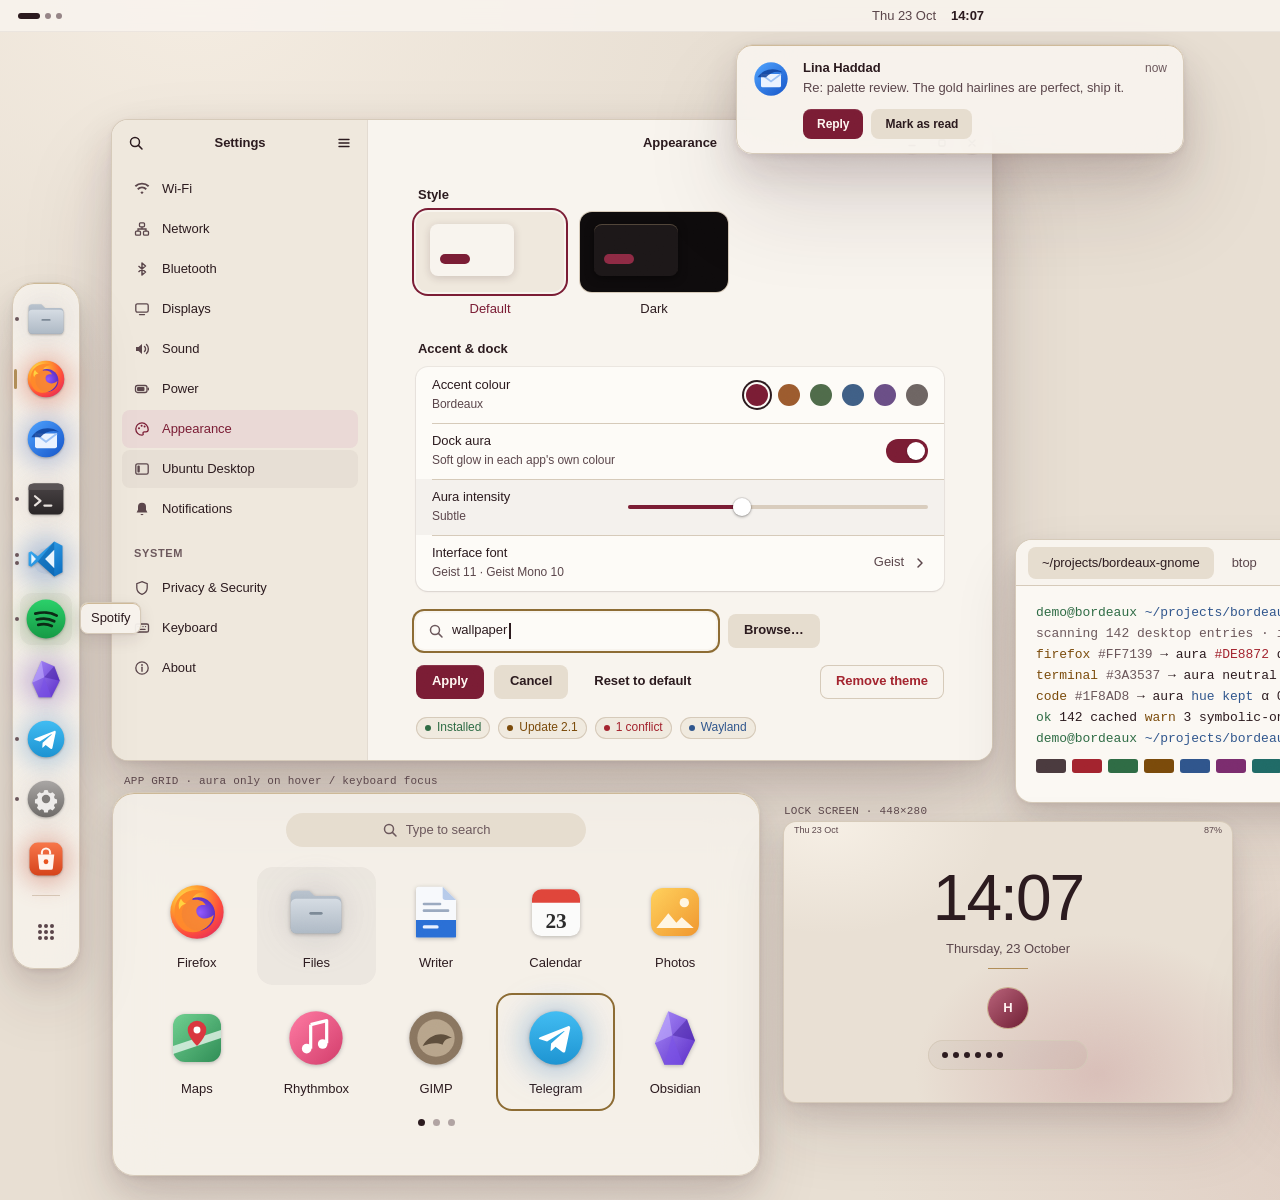
<file: docs/v2-previews/final-light.html>
<!doctype html>
<!-- SPDX-License-Identifier: GPL-3.0-or-later -->
<!-- Copyright (C) Hamza Gouda -->
<html lang="en"><head><meta charset="utf-8">
<title>Bordeaux Light</title>
<meta name="viewport" content="width=1920">
<style>
/* Bordeaux GNOME v2 — final light scene. Tokens mirror docs/design-spec.md. 1920x1200, GNOME 46. */
:root{
  --bg-0:#E8DFD3;--bg-1:#F8F4EE;--bg-2:#F0EADF;--bg-3:#E6DDCF;--bg-4:#DCD1C1;--border:#D6CAB9;--border-soft:rgba(43,26,30,.06);
  --fg-0:#2B1A1E;--fg-1:#5A454A;--fg-2:#6B575B;--accent:#7A1C34;--accent-press:#64162A;--on-accent:#FFF7F2;--accent-text:#7A1C34;
  --gold:#B08D57;--gold-text:#6F5218;--gold-line:rgba(176,141,87,.55);--gold-faint:rgba(176,141,87,.30);--focus:#8C6B33;
  --danger:#A3232E;--success:#2E6B44;--warning:#7A4A0A;--info:#2F558C;
  --sel:#EAD9D6;--sidebar:#EFE8DD;--card:#FDFBF7;--hover:rgba(43,26,30,.045);--press:rgba(43,26,30,.08);
  --glass:rgba(248,244,238,.80);--glass-strong:rgba(248,244,238,.92);--bar:rgba(248,244,238,.86);
  --sh-rgb:60,30,35;--e1:0 1px 2px rgba(60,30,35,.10);
  --e2:0 1px 2px rgba(60,30,35,.08),0 6px 16px rgba(60,30,35,.10);
  --e3:0 2px 4px rgba(60,30,35,.08),0 12px 28px rgba(60,30,35,.13),0 32px 64px rgba(60,30,35,.12);
  --e4:0 2px 6px rgba(60,30,35,.10),0 18px 40px rgba(60,30,35,.16),0 48px 96px rgba(60,30,35,.14);
  --wall:radial-gradient(1200px 800px at 84% 96%,#DCC6BC 0%,transparent 62%),radial-gradient(900px 640px at 10% 0%,#F4ECE1 0%,transparent 60%),#E8DFD3;
  --switch-off:#CFC2B1;--knob:#FFFFFF;--track:#D9CDBD;
  --term-bg:#FBF8F3;--term-fg:#2B1A1E;
  --a0:#4A3A3E;--a1:#A3232E;--a2:#2E6B44;--a3:#7A4A0A;--a4:#2F558C;--a5:#7B2C6E;--a6:#1F6A66;--a7:#6B575B;
  --lock-wall:radial-gradient(260px 200px at 70% 90%,#D9BFB8 0%,transparent 70%),radial-gradient(240px 160px at 10% 0%,#F6EFE5 0%,transparent 70%),#E9E0D4;
  --noise-op:.045;
  --r-xs:4px;--r-sm:8px;--r-md:12px;--r-lg:16px;--r-xl:22px;--r-pill:999px;
  --s1:4px;--s2:8px;--s3:12px;--s4:16px;--s5:24px;--s6:32px;--s7:48px;
  --hl:inset 0 1px 0 var(--gold-line);              /* gold inner top highlight: floating shell surfaces only */
  --ring:0 0 0 2px var(--bg-1),0 0 0 4px var(--focus); /* keyboard focus */
  --ease:cubic-bezier(.2,0,0,1);--ease-out:cubic-bezier(.05,.7,.1,1);--ease-in:cubic-bezier(.3,0,.8,.15);
}
*{box-sizing:border-box;margin:0;padding:0}
html,body{width:1920px;height:1200px;overflow:hidden;background:var(--bg-0)}
body{font-family:'Geist',sans-serif;color:var(--fg-0);font-size:13px;line-height:1.4;-webkit-font-smoothing:antialiased;letter-spacing:-.003em}
.mono{font-family:'Geist Mono',monospace}
.tnum{font-feature-settings:"tnum" 1}
svg.s{width:16px;height:16px;flex:none;display:block}
.scene{position:relative;width:1920px;height:1200px;overflow:hidden;background:var(--wall)}
.scene::after{content:"";position:absolute;inset:0;pointer-events:none;opacity:var(--noise-op);mix-blend-mode:overlay;
 background-image:url("data:image/svg+xml;utf8,<svg xmlns='http://www.w3.org/2000/svg' width='220' height='220'><filter id='n'><feTurbulence type='fractalNoise' baseFrequency='.9' numOctaves='2' stitchTiles='stitch'/><feColorMatrix values='0 0 0 0 .5 0 0 0 0 .5 0 0 0 0 .5 0 0 0 1 0'/></filter><rect width='100%' height='100%' filter='url(%23n)'/></svg>")}
.abs{position:absolute}
.cap{position:absolute;font-family:'Geist Mono',monospace;font-size:11px;color:var(--fg-1);letter-spacing:.02em}
/* ---------- top bar ---------- */
.bar{position:absolute;left:0;top:0;width:1920px;height:32px;display:flex;align-items:center;justify-content:space-between;padding:0 6px;background:var(--bar);backdrop-filter:blur(18px);z-index:5}
.bar::after{content:"";position:absolute;left:0;right:0;bottom:0;height:1px;background:var(--border-soft)}
.pill{height:24px;display:flex;align-items:center;gap:8px;padding:0 12px;border-radius:var(--r-pill);color:var(--fg-0)}
.pill.hov{background:var(--hover)}
.ws{display:flex;gap:5px;align-items:center}
.ws i{width:6px;height:6px;border-radius:3px;background:var(--fg-2);opacity:.7}
.ws i.on{width:22px;background:var(--fg-0);opacity:1}
.clock{font-weight:600}.clock span{color:var(--fg-1);font-weight:500;margin-right:7px}
.bar .tray{gap:12px;color:var(--fg-0)}
.bar .tray b{font-weight:500;font-size:12px;color:var(--fg-1)}
/* ---------- dock ---------- */
.dock{position:absolute;left:12px;top:282px;width:68px;padding:10px 0;border-radius:var(--r-xl);background:var(--glass);backdrop-filter:blur(24px) saturate(1.1);
 border:1px solid var(--border);box-shadow:var(--hl),var(--e3);display:flex;flex-direction:column;align-items:center;gap:8px;z-index:4}
.app{position:relative;width:52px;height:52px;border-radius:var(--r-md);display:flex;align-items:center;justify-content:center}
.app>svg{position:relative;width:44px;height:44px;z-index:1;filter:drop-shadow(0 1px 1px rgba(0,0,0,.25))}
/* aura: a small disc behind the icon body + a soft gaussian halo (St: box-shadow on a round actor) */
.app::before{content:"";position:absolute;left:50%;top:50%;width:26px;height:26px;margin:-11px 0 0 -13px;border-radius:50%;
 background:var(--aura);box-shadow:0 0 22px 12px var(--aura);transition:all 180ms var(--ease)}
.app.hover{background:var(--hover)}
.app.hover>svg{transform:scale(1.06)}
.app .run{position:absolute;left:-5px;top:50%;width:4px;height:4px;margin-top:-2px;border-radius:2px;background:var(--fg-2)}
.app .run.two{margin-top:-6px;box-shadow:0 8px 0 var(--fg-2)}
.app .run.act{left:-6px;width:3px;height:20px;margin-top:-10px;border-radius:2px;background:var(--gold)}
.dock .sep{width:28px;height:1px;background:var(--border);margin:2px 0}
.dock .grid{color:var(--fg-1)}
.dock .grid::before{display:none}
.tip{position:absolute;left:80px;padding:6px 10px;border-radius:var(--r-sm);background:var(--glass-strong);backdrop-filter:blur(20px);border:1px solid var(--border);box-shadow:var(--hl),var(--e2);font-weight:500;white-space:nowrap;z-index:6}
/* ---------- windows ---------- */
.win{position:absolute;background:var(--bg-1);border-radius:var(--r-lg);box-shadow:0 0 0 1px var(--border),var(--e3);overflow:hidden}
.win.focused{box-shadow:0 0 0 1px var(--border),var(--e4)}
.hb{height:46px;flex:none;display:flex;align-items:center;gap:6px;padding:0 8px;position:relative;background:transparent}
.hb .t{position:absolute;left:0;right:0;text-align:center;font-weight:600;pointer-events:none}
.ib{width:32px;height:32px;border-radius:var(--r-sm);display:flex;align-items:center;justify-content:center;color:var(--fg-0)}
.wc{width:24px;height:24px;border-radius:12px;background:var(--hover);display:flex;align-items:center;justify-content:center;color:var(--fg-0)}
.wc.hov{background:var(--press)}
.split{display:flex;height:100%}
.pane{display:flex;flex-direction:column}
.side{width:256px;background:var(--sidebar);box-shadow:inset -1px 0 0 var(--border-soft)}
.side .rows{padding:4px 10px 12px;display:flex;flex-direction:column;gap:2px}
.side .row{height:38px;display:flex;align-items:center;gap:12px;padding:0 12px;border-radius:var(--r-sm);color:var(--fg-0);font-weight:500}
.side .row svg{color:var(--fg-1)}
.side .row.sel{background:var(--sel);color:var(--accent-text)}
.side .row.sel svg{color:var(--accent-text)}
.side .row.hov{background:var(--hover)}
.side .lab{font-size:11px;font-weight:600;letter-spacing:.06em;text-transform:uppercase;color:var(--fg-2);padding:16px 12px 6px}
.main{flex:1;background:var(--bg-1)}
.content{padding:12px 48px;overflow:hidden}
h1{font-size:22px;font-weight:600;letter-spacing:-.015em}
.sub{color:var(--fg-1);margin-top:4px}
.group{margin-top:22px}
.group .gl{font-weight:600;margin:0 2px 8px}
.list{background:var(--card);border-radius:var(--r-md);box-shadow:0 0 0 1px var(--border-soft),var(--e1);overflow:hidden}
.list .r{min-height:56px;display:flex;align-items:center;justify-content:space-between;gap:16px;padding:9px 16px;position:relative}
.list .r+.r::before{content:"";position:absolute;left:16px;right:0;top:0;height:1px;background:var(--border)}
.r .tt{font-weight:500}.r .st{color:var(--fg-1);font-size:12px;margin-top:2px}
.r.hov{background:var(--hover)}
.sw{width:42px;height:24px;border-radius:12px;background:var(--switch-off);position:relative;flex:none}
.sw::after{content:"";position:absolute;left:3px;top:3px;width:18px;height:18px;border-radius:9px;background:var(--knob);box-shadow:0 1px 2px rgba(0,0,0,.3)}
.sw.on{background:var(--accent)}.sw.on::after{left:21px}
.styles{display:flex;gap:16px}
.stl{width:148px}
.thumb{height:80px;border-radius:var(--r-md);position:relative;overflow:hidden;box-shadow:0 0 0 1px var(--border)}
.stl.on .thumb{box-shadow:0 0 0 2px var(--bg-1),0 0 0 4px var(--accent)}
.stl .nm{text-align:center;margin-top:8px;font-weight:500}
.stl.on .nm{color:var(--accent-text)}
.sws{display:flex;gap:10px}
.swc{width:22px;height:22px;border-radius:11px;position:relative}
.swc.on{box-shadow:0 0 0 2px var(--card),0 0 0 4px var(--fg-0)}
.slider{position:relative;height:20px;display:flex;align-items:center;flex:1}
.slider .tr{height:4px;border-radius:2px;background:var(--track);width:100%}
.slider .fi{position:absolute;left:0;height:4px;border-radius:2px;background:var(--accent)}
.slider .kn{position:absolute;width:18px;height:18px;border-radius:9px;background:var(--knob);box-shadow:0 0 0 1px rgba(0,0,0,.08),0 1px 3px rgba(0,0,0,.35);margin-left:-9px}
.entry{height:36px;display:flex;align-items:center;gap:8px;padding:0 12px;border-radius:var(--r-sm);background:var(--card);box-shadow:inset 0 0 0 1px var(--border);color:var(--fg-0)}
.entry.focus{box-shadow:inset 0 0 0 1px transparent,var(--ring)}
.entry svg{color:var(--fg-2)}
.caret{width:1.5px;height:16px;background:var(--fg-0);margin-left:-6px}
.btn{height:34px;padding:0 16px;border-radius:var(--r-sm);display:inline-flex;align-items:center;gap:8px;font-weight:600;background:var(--bg-3);color:var(--fg-0)}
.btn.sug{background:var(--accent);color:var(--on-accent);box-shadow:inset 0 1px 0 rgba(255,255,255,.10)}
.btn.flat{background:transparent;color:var(--fg-0)}
.btn.dest{background:transparent;color:var(--danger);box-shadow:inset 0 0 0 1px var(--border)}
.btn.focus{box-shadow:var(--ring)}
.chip{height:22px;padding:0 9px;border-radius:var(--r-pill);display:inline-flex;align-items:center;gap:6px;font-size:12px;font-weight:500;background:var(--bg-2);box-shadow:inset 0 0 0 1px var(--border)}
.chip i{width:6px;height:6px;border-radius:3px;background:currentColor}
.dropdown{display:flex;align-items:center;gap:8px;color:var(--fg-1)}
/* ---------- shell popovers ---------- */
.shell{position:absolute;background:var(--glass-strong);backdrop-filter:blur(28px) saturate(1.1);border:1px solid var(--border);box-shadow:var(--hl),var(--e4);border-radius:var(--r-xl)}
.qs{--qs-bg:var(--bg-2);left:1536px;top:40px;width:372px;padding:16px}
.qs .top{display:flex;justify-content:space-between;align-items:center}
.qs .top .l{display:flex;gap:8px;align-items:center}
.qb{width:36px;height:36px;border-radius:18px;background:var(--bg-3);display:flex;align-items:center;justify-content:center;color:var(--fg-0)}
.qs .batt{height:36px;padding:0 14px;border-radius:18px;background:var(--bg-3);display:flex;gap:8px;align-items:center;font-weight:500}
.qs .sl{display:flex;align-items:center;gap:12px;margin-top:16px;padding:0 4px}
.qs .sl svg{color:var(--fg-0)}
.tiles{display:grid;grid-template-columns:1fr 1fr;gap:10px;margin-top:16px}
.tile{height:52px;border-radius:26px;background:var(--bg-3);display:flex;align-items:center;gap:10px;padding:0 6px 0 16px;color:var(--fg-0);position:relative}
.tile .tx{flex:1;min-width:0}.tile .tx b{display:block;font-weight:600}.tile .tx span{display:block;font-size:12px;color:var(--fg-1)}
.tile .ar{width:32px;height:40px;border-radius:0 20px 20px 0;display:flex;align-items:center;justify-content:center;box-shadow:-1px 0 0 var(--border-soft)}
.tile.on{background:var(--accent);color:var(--on-accent)}
.tile.on .tx span{color:var(--on-accent);opacity:.86}
.tile.on .ar{box-shadow:-1px 0 0 rgba(255,255,255,.16)}
.tile.focus{box-shadow:var(--ring)}
.goldrule{height:1px;margin:16px 4px;background:linear-gradient(90deg,transparent,var(--gold-line) 18%,var(--gold-line) 82%,transparent)}
.qs .foot{display:flex;justify-content:space-between;align-items:center;padding:0 4px;color:var(--fg-1);font-size:12px}
.qs .foot b{color:var(--gold-text);font-weight:500}
/* notification */
.note{left:736px;top:44px;width:448px;padding:14px 16px 14px 14px;display:flex;gap:12px;border-radius:var(--r-lg)}
.note .ic{width:40px;height:40px;flex:none}
.note .tt{display:flex;justify-content:space-between;align-items:baseline}
.note .tt b{font-weight:600}.note .tt span{font-size:12px;color:var(--fg-2)}
.note p{color:var(--fg-1);margin-top:2px}
.note .acts{display:flex;gap:8px;margin-top:12px}
.note .acts .btn{height:30px;font-size:12px;padding:0 14px;background:var(--bg-3)}
.note .acts .btn.sug{background:var(--accent)}
/* terminal */
.term{left:1016px;top:540px;width:880px;height:262px;background:var(--term-bg)}
.term .hb{background:var(--bg-1);box-shadow:inset 0 -1px 0 var(--border)}
.tabs{display:flex;gap:4px;margin-left:4px}
.tabx{height:32px;padding:0 14px;border-radius:var(--r-sm);display:flex;align-items:center;gap:8px;color:var(--fg-1);font-weight:500}
.tabx.on{background:var(--bg-3);color:var(--fg-0)}
.tbody{padding:16px 20px;font-family:'Geist Mono',monospace;font-size:13px;line-height:1.62;color:var(--term-fg)}
.c1{color:var(--a1)}.c2{color:var(--a2)}.c3{color:var(--a3)}.c4{color:var(--a4)}.c5{color:var(--a5)}.c6{color:var(--a6)}.c7{color:var(--a7)}.cg{color:var(--fg-2)}
.ansi{display:flex;gap:6px;margin-top:10px}.ansi i{width:30px;height:14px;border-radius:3px}
.cur{display:inline-block;width:8px;height:16px;background:var(--term-fg);vertical-align:-3px;opacity:.85}
/* app grid */
.agrid{position:absolute;left:112px;top:792px;width:648px;height:384px;padding:20px 24px 16px;border-radius:var(--r-xl);background:var(--glass);backdrop-filter:blur(24px);border:1px solid var(--border);box-shadow:var(--hl),var(--e3)}
.agrid .search{width:300px;height:34px;margin:0 auto;border-radius:17px;background:var(--bg-3);display:flex;align-items:center;justify-content:center;gap:8px;color:var(--fg-2)}
.agrid .cells{display:grid;grid-template-columns:repeat(5,1fr);row-gap:8px;margin-top:20px}
.cell{height:118px;border-radius:var(--r-lg);display:flex;flex-direction:column;align-items:center;justify-content:center;gap:10px;position:relative}
.cell .ico{position:relative;width:64px;height:64px;display:flex;align-items:center;justify-content:center}
.cell .ico svg{width:64px;height:64px;position:relative;z-index:1;filter:drop-shadow(0 1px 2px rgba(0,0,0,.25))}
.cell .nm{font-weight:500;color:var(--fg-0)}
.cell.hov{background:var(--hover)}
.cell.hov .ico::before{content:"";position:absolute;left:50%;top:50%;width:34px;height:34px;margin:-15px 0 0 -17px;border-radius:50%;background:var(--aura);box-shadow:0 0 30px 16px var(--aura)}
.cell.focus{box-shadow:inset 0 0 0 2px var(--focus)}
.cell.focus .ico::before{content:"";position:absolute;left:50%;top:50%;width:34px;height:34px;margin:-15px 0 0 -17px;border-radius:50%;background:var(--aura);box-shadow:0 0 30px 16px var(--aura)}
.dots{display:flex;gap:8px;justify-content:center;margin-top:8px}.dots i{width:7px;height:7px;border-radius:4px;background:var(--fg-2);opacity:.5}.dots i.on{opacity:1;background:var(--fg-0)}
/* lock thumbnail */
.lock{left:784px;top:822px;width:448px;height:280px;border-radius:var(--r-md);overflow:hidden;background:var(--lock-wall);box-shadow:0 0 0 1px var(--border),var(--e3)}
.lock .tm{position:absolute;left:0;right:0;top:44px;text-align:center;font-size:64px;font-weight:300;letter-spacing:-.03em;line-height:1;font-feature-settings:"tnum" 1}
.lock .dt{position:absolute;left:0;right:0;top:118px;text-align:center;color:var(--fg-1);font-weight:500}
.lock .hair{position:absolute;left:204px;width:40px;top:146px;height:1px;background:var(--gold)}
.lock .av{position:absolute;left:204px;top:166px;width:40px;height:40px;border-radius:20px;background:linear-gradient(135deg,#B9637A,#6E1E33);color:#FFF3F1;font-weight:600;display:flex;align-items:center;justify-content:center;box-shadow:0 0 0 1px var(--gold-line)}
.lock .pw{position:absolute;left:144px;top:218px;width:160px;height:30px;border-radius:15px;background:var(--hover);box-shadow:inset 0 0 0 1px var(--border);display:flex;align-items:center;padding:0 14px;gap:5px}
.lock .pw i{width:6px;height:6px;border-radius:3px;background:var(--fg-0)}
.lock .lb{position:absolute;left:0;right:0;top:0;height:16px;display:flex;justify-content:space-between;padding:0 10px;font-size:9px;align-items:center;color:var(--fg-1)}
/* alt-tab */
.switcher{left:1288px;top:910px;width:576px;padding:16px;display:flex;gap:8px;justify-content:center}
.sitem{width:100px;height:116px;border-radius:var(--r-lg);display:flex;flex-direction:column;align-items:center;justify-content:center;gap:12px;position:relative}
.sitem .ico{position:relative;width:56px;height:56px}
.sitem .ico svg{width:56px;height:56px;position:relative;z-index:1}
.sitem .ico::before{content:"";position:absolute;left:50%;top:50%;width:28px;height:28px;margin:-12px 0 0 -14px;border-radius:50%;background:var(--aura);box-shadow:0 0 24px 12px var(--aura)}
.sitem .nm{font-weight:500;color:var(--fg-1);font-size:12px}
.sitem.cur{background:var(--bg-3);box-shadow:inset 0 0 0 1px var(--gold-line),inset 0 1px 0 var(--gold-line)}
.sitem.cur .nm{color:var(--fg-0)}
/* osd */
.osd{left:1416px;top:1090px;width:320px;height:52px;border-radius:26px;display:flex;align-items:center;gap:14px;padding:0 22px}
.osd .bar2{flex:1;height:6px;border-radius:3px;background:var(--track);position:relative}
.osd .bar2 i{position:absolute;left:0;top:0;bottom:0;width:64%;border-radius:3px;background:var(--fg-0)}
.osd b{font-weight:600;width:22px;text-align:right}
</style></head><body><div class="scene">

<svg width="0" height="0" style="position:absolute"><defs>
 <linearGradient id="g-files" x1="0" y1="0" x2="0" y2="1"><stop offset="0" stop-color="#B9C3CE"/><stop offset="1" stop-color="#8D9AA8"/></linearGradient>
 <linearGradient id="g-files2" x1="0" y1="0" x2="0" y2="1"><stop offset="0" stop-color="#D5DCE3"/><stop offset="1" stop-color="#AEB9C5"/></linearGradient>
 <radialGradient id="g-ff1" cx=".3" cy=".25" r=".9"><stop offset="0" stop-color="#FFE14D"/><stop offset=".35" stop-color="#FF9A2E"/><stop offset=".7" stop-color="#FF4F3A"/><stop offset="1" stop-color="#E2265E"/></radialGradient>
 <radialGradient id="g-ff2" cx=".55" cy=".45" r=".6"><stop offset="0" stop-color="#9059FF"/><stop offset="1" stop-color="#4B1FB0"/></radialGradient>
 <linearGradient id="g-tb" x1="0" y1="0" x2="1" y2="1"><stop offset="0" stop-color="#4FA3FF"/><stop offset="1" stop-color="#1655C9"/></linearGradient>
 <linearGradient id="g-term" x1="0" y1="0" x2="0" y2="1"><stop offset="0" stop-color="#4A4446"/><stop offset="1" stop-color="#2A2627"/></linearGradient>
 <linearGradient id="g-vs" x1="0" y1="0" x2="1" y2="1"><stop offset="0" stop-color="#3EB1F7"/><stop offset="1" stop-color="#0B6DC0"/></linearGradient>
 <linearGradient id="g-ob" x1="0" y1="0" x2="1" y2="1"><stop offset="0" stop-color="#A88BFA"/><stop offset="1" stop-color="#5B2DC7"/></linearGradient>
 <linearGradient id="g-set" x1="0" y1="0" x2="0" y2="1"><stop offset="0" stop-color="#A9A6A4"/><stop offset="1" stop-color="#6E6B69"/></linearGradient>
 <linearGradient id="g-ac" x1="0" y1="0" x2="0" y2="1"><stop offset="0" stop-color="#F7774A"/><stop offset="1" stop-color="#D6431B"/></linearGradient>
 <linearGradient id="g-tg" x1="0" y1="0" x2="0" y2="1"><stop offset="0" stop-color="#41BCF2"/><stop offset="1" stop-color="#1D93D2"/></linearGradient>
 <linearGradient id="g-sp" x1="0" y1="0" x2="0" y2="1"><stop offset="0" stop-color="#2BD06A"/><stop offset="1" stop-color="#159A45"/></linearGradient>
 <linearGradient id="g-ph" x1="0" y1="0" x2="1" y2="1"><stop offset="0" stop-color="#FFD15C"/><stop offset="1" stop-color="#F0962E"/></linearGradient>
 <linearGradient id="g-mp" x1="0" y1="0" x2="1" y2="1"><stop offset="0" stop-color="#6FD08F"/><stop offset="1" stop-color="#2F8C55"/></linearGradient>
 <linearGradient id="g-mu" x1="0" y1="0" x2="1" y2="1"><stop offset="0" stop-color="#FF7AA2"/><stop offset="1" stop-color="#D23C6A"/></linearGradient>
 <symbol id="i-files" viewBox="0 0 48 48"><path d="M5 12a4 4 0 0 1 4-4h10l4 4h16a4 4 0 0 1 4 4v20a4 4 0 0 1-4 4H9a4 4 0 0 1-4-4z" fill="url(#g-files)"/><path d="M5 18a4 4 0 0 1 4-4h30a4 4 0 0 1 4 4v18a4 4 0 0 1-4 4H9a4 4 0 0 1-4-4z" fill="url(#g-files2)"/><rect x="19" y="24" width="10" height="2" rx="1" fill="#7C8996"/></symbol>
 <symbol id="i-firefox" viewBox="0 0 48 48"><circle cx="24" cy="24" r="20" fill="url(#g-ff1)"/><circle cx="25" cy="25.5" r="12.5" fill="url(#g-ff2)"/><path d="M8 18c3-9 14-13 22-9-6 0-9 3-9.5 6 5-1 9 1 10 4-4-1-7 1-7 4 0 6 8 8 13 3-1 8-9 14-18 13C10 38 5 28 8 18z" fill="#FF8A2B" opacity=".95"/><path d="M12 14c-2 3-2 6-1 8 1-3 3-4 5-4-2-1-3-2-4-4z" fill="#FFD23F"/></symbol>
 <symbol id="i-thunderbird" viewBox="0 0 48 48"><circle cx="24" cy="24" r="20" fill="url(#g-tb)"/><path d="M12 18h24v14a2 2 0 0 1-2 2H14a2 2 0 0 1-2-2z" fill="#EAF2FF"/><path d="M12 18l12 9 12-9" fill="none" stroke="#9BC1F5" stroke-width="2"/><path d="M8 22c6-10 20-13 30-6-8-2-15 0-20 6z" fill="#0E3F9A" opacity=".85"/></symbol>
 <symbol id="i-terminal" viewBox="0 0 48 48"><rect x="5" y="7" width="38" height="34" rx="6" fill="url(#g-term)"/><rect x="5" y="7" width="38" height="7" rx="6" fill="#5A5456"/><rect x="5" y="11" width="38" height="3" fill="#5A5456"/><path d="M12 21l6 5-6 5" fill="none" stroke="#E8E2DE" stroke-width="2.4" stroke-linecap="round" stroke-linejoin="round"/><rect x="21" y="30" width="10" height="2.4" rx="1.2" fill="#E8E2DE"/></symbol>
 <symbol id="i-vscode" viewBox="0 0 48 48"><path d="M33 5l9 4.5v29L33 43 15 27l-7 5.5-3-1.5V17l3-1.5 7 5.5z" fill="url(#g-vs)"/><path d="M33 5v38L15 27z" fill="#0A5FA8" opacity=".55"/><path d="M33 14v20l-10-10z" fill="#E9F5FE"/><path d="M8 18.5l5 5.5-5 5.5z" fill="#E9F5FE"/></symbol>
 <symbol id="i-spotify" viewBox="0 0 48 48"><circle cx="24" cy="24" r="20" fill="url(#g-sp)"/><path d="M13 18.5c7-2 16-1.5 22 2M14.5 24.5c6-1.6 13-1 18 1.8M16 30c5-1.2 10-.8 14 1.2" fill="none" stroke="#0C2A16" stroke-width="2.8" stroke-linecap="round"/></symbol>
 <symbol id="i-obsidian" viewBox="0 0 48 48"><path d="M19 4l14 6 6 16-9 18H16L9 28z" fill="url(#g-ob)"/><path d="M19 4l3 18-13 6z" fill="#C7B5FF" opacity=".55"/><path d="M22 22l11-12 6 16z" fill="#3D1A9A" opacity=".45"/><path d="M22 22l8 22H16z" fill="#7A52E8" opacity=".6"/></symbol>
 <symbol id="i-settings" viewBox="0 0 48 48"><circle cx="24" cy="24" r="20" fill="url(#g-set)"/><path d="M24 12l2.4.4.9 3 2.6 1.1 2.8-1.5 3.4 3.4-1.5 2.8 1.1 2.6 3 .9v4.8l-3 .9-1.1 2.6 1.5 2.8-3.4 3.4-2.8-1.5-2.6 1.1-.9 3h-4.8l-.9-3-2.6-1.1-2.8 1.5-3.4-3.4 1.5-2.8-1.1-2.6-3-.9v-4.8l3-.9 1.1-2.6-1.5-2.8 3.4-3.4 2.8 1.5 2.6-1.1.9-3z" fill="#EDEBEA" transform="translate(24 24) scale(.82) translate(-24 -24)"/><circle cx="24" cy="24" r="4.6" fill="#7E7B79"/></symbol>
 <symbol id="i-appcenter" viewBox="0 0 48 48"><rect x="6" y="6" width="36" height="36" rx="9" fill="url(#g-ac)"/><path d="M15 19h18l-1.5 15a2 2 0 0 1-2 1.8h-11a2 2 0 0 1-2-1.8z" fill="#FFF4EE"/><path d="M19.5 19v-2a4.5 4.5 0 0 1 9 0v2" fill="none" stroke="#FFF4EE" stroke-width="2.2"/><circle cx="24" cy="27" r="2.6" fill="#E95420"/></symbol>
 <symbol id="i-telegram" viewBox="0 0 48 48"><circle cx="24" cy="24" r="20" fill="url(#g-tg)"/><path d="M12 23.5l21-8.3c1-.4 1.9.3 1.6 1.7l-3.6 16.8c-.3 1.2-1 1.5-2 .9l-5.4-4-2.6 2.5c-.3.3-.5.5-1.1.5l.4-5.5 10-9c.4-.4-.1-.6-.7-.2l-12.3 7.8-5.3-1.7c-1.2-.4-1.2-1.1.2-1.6z" fill="#FFFFFF"/></symbol>
 <symbol id="i-writer" viewBox="0 0 48 48"><path d="M11 5h18l10 10v26a2 2 0 0 1-2 2H11a2 2 0 0 1-2-2V7a2 2 0 0 1 2-2z" fill="#F7F9FC"/><path d="M29 5l10 10h-8a2 2 0 0 1-2-2z" fill="#B7CBEA"/><rect x="9" y="30" width="30" height="13" rx="0" fill="#2A6FD6"/><path d="M9 41a2 2 0 0 0 2 2h26a2 2 0 0 0 2-2v-11H9z" fill="#2A6FD6"/><rect x="14" y="17" width="14" height="2" rx="1" fill="#9AA9BF"/><rect x="14" y="22" width="20" height="2" rx="1" fill="#9AA9BF"/><rect x="14" y="34" width="12" height="2.4" rx="1.2" fill="#E9F1FF"/></symbol>
 <symbol id="i-calendar" viewBox="0 0 48 48"><rect x="6" y="7" width="36" height="35" rx="7" fill="#FBFBFA"/><path d="M6 14a7 7 0 0 1 7-7h22a7 7 0 0 1 7 7v3H6z" fill="#E0453A"/><text x="24" y="36" text-anchor="middle" font-family="Geist" font-weight="600" font-size="16" fill="#2B2B2B">23</text></symbol>
 <symbol id="i-photos" viewBox="0 0 48 48"><rect x="6" y="6" width="36" height="36" rx="9" fill="url(#g-ph)"/><path d="M10 36l9-11 6 7 4-4 9 8z" fill="#FFF6E3"/><circle cx="31" cy="17" r="3.5" fill="#FFF6E3"/></symbol>
 <symbol id="i-maps" viewBox="0 0 48 48"><rect x="6" y="6" width="36" height="36" rx="9" fill="url(#g-mp)"/><path d="M6 30l36-12v6L6 36z" fill="#E7F6EC" opacity=".8"/><path d="M24 11a7 7 0 0 1 7 7c0 5-7 12-7 12s-7-7-7-12a7 7 0 0 1 7-7z" fill="#D9363E"/><circle cx="24" cy="18" r="2.6" fill="#FFF"/></symbol>
 <symbol id="i-music" viewBox="0 0 48 48"><circle cx="24" cy="24" r="20" fill="url(#g-mu)"/><path d="M20 14l12-3v17" fill="none" stroke="#FFF" stroke-width="2.4" stroke-linejoin="round"/><path d="M20 14v18" stroke="#FFF" stroke-width="2.4"/><circle cx="17" cy="32" r="3.6" fill="#FFF"/><circle cx="29" cy="28.5" r="3.6" fill="#FFF"/></symbol>
 <symbol id="i-gimp" viewBox="0 0 48 48"><circle cx="24" cy="24" r="20" fill="#8A7660"/><circle cx="24" cy="24" r="14" fill="#B8A58C"/><path d="M14 30c4-8 14-12 22-6-4 0-6 2-7 5-5-2-10-1-15 1z" fill="#5E4E3C"/></symbol>
 <symbol id="i-grid" viewBox="0 0 48 48"><g fill="currentColor"><circle cx="15" cy="15" r="3"/><circle cx="24" cy="15" r="3"/><circle cx="33" cy="15" r="3"/><circle cx="15" cy="24" r="3"/><circle cx="24" cy="24" r="3"/><circle cx="33" cy="24" r="3"/><circle cx="15" cy="33" r="3"/><circle cx="24" cy="33" r="3"/><circle cx="33" cy="33" r="3"/></g></symbol>
 <symbol id="s-wifi" viewBox="0 0 16 16"><path d="M8 13.2l1.6-1.9a2.2 2.2 0 0 0-3.2 0z M3.1 7.4a7 7 0 0 1 9.8 0l-1.3 1.5a5 5 0 0 0-7.2 0z M.7 4.6a10.5 10.5 0 0 1 14.6 0l-1.3 1.5a8.5 8.5 0 0 0-12 0z" fill="currentColor"/></symbol>
 <symbol id="s-bt" viewBox="0 0 16 16"><path d="M4.5 5l7 6-3.5 3V2l3.5 3-7 6" fill="none" stroke="currentColor" stroke-width="1.5" stroke-linejoin="round"/></symbol>
 <symbol id="s-vol" viewBox="0 0 16 16"><path d="M2 6h2.5L8 3v10L4.5 10H2z" fill="currentColor"/><path d="M10.5 5.5a3.5 3.5 0 0 1 0 5M12.5 3.5a6.3 6.3 0 0 1 0 9" fill="none" stroke="currentColor" stroke-width="1.4" stroke-linecap="round"/></symbol>
 <symbol id="s-bat" viewBox="0 0 16 16"><rect x="1.5" y="4.5" width="11.5" height="7" rx="2" fill="none" stroke="currentColor" stroke-width="1.3"/><rect x="3" y="6" width="7.5" height="4" rx="1" fill="currentColor"/><rect x="13.6" y="6.5" width="1.4" height="3" rx=".7" fill="currentColor"/></symbol>
 <symbol id="s-pow" viewBox="0 0 16 16"><path d="M8 1.8v5.4M4.6 3.9a5.4 5.4 0 1 0 6.8 0" fill="none" stroke="currentColor" stroke-width="1.5" stroke-linecap="round"/></symbol>
 <symbol id="s-sun" viewBox="0 0 16 16"><circle cx="8" cy="8" r="3" fill="currentColor"/><g stroke="currentColor" stroke-width="1.3" stroke-linecap="round"><path d="M8 1v1.6M8 13.4V15M1 8h1.6M13.4 8H15M3 3l1.1 1.1M11.9 11.9L13 13M3 13l1.1-1.1M11.9 4.1L13 3"/></g></symbol>
 <symbol id="s-moon" viewBox="0 0 16 16"><path d="M13.5 10.2A6 6 0 0 1 5.8 2.5a6 6 0 1 0 7.7 7.7z" fill="currentColor"/></symbol>
 <symbol id="s-bell" viewBox="0 0 16 16"><path d="M8 1.8a4 4 0 0 0-4 4v3L2.6 11.5h10.8L12 8.8v-3a4 4 0 0 0-4-4zM6.4 13a1.7 1.7 0 0 0 3.2 0" fill="currentColor"/></symbol>
 <symbol id="s-lock" viewBox="0 0 16 16"><rect x="3" y="7" width="10" height="7" rx="2" fill="currentColor"/><path d="M5.2 7V5.2a2.8 2.8 0 0 1 5.6 0V7" fill="none" stroke="currentColor" stroke-width="1.4"/></symbol>
 <symbol id="s-cam" viewBox="0 0 16 16"><path d="M2 5.5A1.5 1.5 0 0 1 3.5 4h1.6l1-1.5h3.8l1 1.5h1.6A1.5 1.5 0 0 1 14 5.5v6A1.5 1.5 0 0 1 12.5 13h-9A1.5 1.5 0 0 1 2 11.5z" fill="currentColor"/><circle cx="8" cy="8.5" r="2.3" fill="var(--qs-bg)"/></symbol>
 <symbol id="s-gear" viewBox="0 0 16 16"><circle cx="8" cy="8" r="5.6" fill="none" stroke="currentColor" stroke-width="2.4" stroke-dasharray="2.2 1.5"/><circle cx="8" cy="8" r="2.4" fill="none" stroke="currentColor" stroke-width="1.4"/></symbol>
 <symbol id="s-search" viewBox="0 0 16 16"><circle cx="7" cy="7" r="4.5" fill="none" stroke="currentColor" stroke-width="1.5"/><path d="M10.4 10.4L14 14" stroke="currentColor" stroke-width="1.5" stroke-linecap="round"/></symbol>
 <symbol id="s-menu" viewBox="0 0 16 16"><path d="M3 4.5h10M3 8h10M3 11.5h10" stroke="currentColor" stroke-width="1.4" stroke-linecap="round"/></symbol>
 <symbol id="s-x" viewBox="0 0 16 16"><path d="M5 5l6 6M11 5l-6 6" stroke="currentColor" stroke-width="1.4" stroke-linecap="round"/></symbol>
 <symbol id="s-min" viewBox="0 0 16 16"><path d="M5 10.5h6" stroke="currentColor" stroke-width="1.4" stroke-linecap="round"/></symbol>
 <symbol id="s-max" viewBox="0 0 16 16"><rect x="5" y="5" width="6" height="6" rx="1.2" fill="none" stroke="currentColor" stroke-width="1.3"/></symbol>
 <symbol id="s-chev" viewBox="0 0 16 16"><path d="M6 4l4 4-4 4" fill="none" stroke="currentColor" stroke-width="1.5" stroke-linecap="round" stroke-linejoin="round"/></symbol>
 <symbol id="s-plus" viewBox="0 0 16 16"><path d="M8 3.5v9M3.5 8h9" stroke="currentColor" stroke-width="1.5" stroke-linecap="round"/></symbol>
 <symbol id="s-mon" viewBox="0 0 16 16"><rect x="1.8" y="2.8" width="12.4" height="8.4" rx="1.6" fill="none" stroke="currentColor" stroke-width="1.3"/><path d="M5.5 13.6h5" stroke="currentColor" stroke-width="1.3" stroke-linecap="round"/></symbol>
 <symbol id="s-palette" viewBox="0 0 16 16"><path d="M8 1.8a6.2 6.2 0 0 0 0 12.4c1 0 1.4-.7 1.1-1.5-.4-1 .2-1.9 1.3-1.9h1.6a2.2 2.2 0 0 0 2.2-2.2C14.2 4.9 11.4 1.8 8 1.8z" fill="none" stroke="currentColor" stroke-width="1.3"/><circle cx="5" cy="7.2" r="1" fill="currentColor"/><circle cx="7.6" cy="4.8" r="1" fill="currentColor"/><circle cx="10.6" cy="5.6" r="1" fill="currentColor"/></symbol>
 <symbol id="s-dock" viewBox="0 0 16 16"><rect x="1.8" y="2.8" width="12.4" height="10.4" rx="1.8" fill="none" stroke="currentColor" stroke-width="1.3"/><rect x="3.4" y="4.4" width="2.4" height="7.2" rx="1" fill="currentColor"/></symbol>
 <symbol id="s-shield" viewBox="0 0 16 16"><path d="M8 1.6l5.2 2v4.2c0 3.2-2.2 5.5-5.2 6.6-3-1.1-5.2-3.4-5.2-6.6V3.6z" fill="none" stroke="currentColor" stroke-width="1.3"/></symbol>
 <symbol id="s-info" viewBox="0 0 16 16"><circle cx="8" cy="8" r="6.2" fill="none" stroke="currentColor" stroke-width="1.3"/><path d="M8 7.2v4" stroke="currentColor" stroke-width="1.4" stroke-linecap="round"/><circle cx="8" cy="5" r=".9" fill="currentColor"/></symbol>
 <symbol id="s-key" viewBox="0 0 16 16"><rect x="1.5" y="4" width="13" height="8" rx="1.6" fill="none" stroke="currentColor" stroke-width="1.3"/><path d="M4 6.6h.01M6.5 6.6h.01M9 6.6h.01M11.5 6.6h.01M5 9.4h6" stroke="currentColor" stroke-width="1.4" stroke-linecap="round"/></symbol>
 <symbol id="s-net" viewBox="0 0 16 16"><rect x="5.5" y="1.8" width="5" height="4" rx="1" fill="none" stroke="currentColor" stroke-width="1.3"/><rect x="1.5" y="10.2" width="5" height="4" rx="1" fill="none" stroke="currentColor" stroke-width="1.3"/><rect x="9.5" y="10.2" width="5" height="4" rx="1" fill="none" stroke="currentColor" stroke-width="1.3"/><path d="M8 5.8v2.2M4 10.2V8h8v2.2" fill="none" stroke="currentColor" stroke-width="1.3"/></symbol>
 <symbol id="s-tab" viewBox="0 0 16 16"><rect x="1.5" y="2.5" width="13" height="11" rx="2" fill="none" stroke="currentColor" stroke-width="1.3"/><path d="M6 2.5v11" stroke="currentColor" stroke-width="1.3"/></symbol>
</defs></svg>

<!-- top bar -->
<div class="bar">
  <div class="pill"><div class="ws"><i class="on"></i><i></i><i></i></div></div>
  <div class="pill clock tnum"><span>Thu 23 Oct</span>14:07</div>
  <div class="pill tray hov"><svg class="s"><use href="#s-wifi"/></svg><svg class="s"><use href="#s-vol"/></svg><svg class="s"><use href="#s-bat"/></svg><b class="tnum">87%</b></div>
</div>

<!-- dock -->
<div class="dock">
  <div class="app" style="--aura:rgba(154,148,161,0.140)"><i class="run"></i><svg><use href="#i-files"/></svg></div>
  <div class="app" style="--aura:rgba(222,136,114,0.550)"><i class="run act"></i><svg><use href="#i-firefox"/></svg></div>
  <div class="app" style="--aura:rgba(121,145,200,0.460)"><svg><use href="#i-thunderbird"/></svg></div>
  <div class="app" style="--aura:rgba(161,140,144,0.140)"><i class="run"></i><svg><use href="#i-terminal"/></svg></div>
  <div class="app" style="--aura:rgba(113,148,198,0.460)"><i class="run two"></i><svg><use href="#i-vscode"/></svg></div>
  <div class="app hover" style="--aura:rgba(129,168,120,0.550)"><i class="run"></i><svg><use href="#i-spotify"/></svg></div>
  <div class="app" style="--aura:rgba(160,130,196,0.460)"><svg><use href="#i-obsidian"/></svg></div>
  <div class="app" style="--aura:rgba(118,165,209,0.460)"><i class="run"></i><svg><use href="#i-telegram"/></svg></div>
  <div class="app" style="--aura:rgba(159,141,141,0.140)"><i class="run"></i><svg><use href="#i-settings"/></svg></div>
  <div class="app" style="--aura:rgba(205,120,101,0.460)"><svg><use href="#i-appcenter"/></svg></div>
  <div class="sep"></div><div class="app grid"><svg style="width:32px;height:32px;filter:none"><use href="#i-grid"/></svg></div>
</div>
<div class="tip" style="top:602px">Spotify</div>

<!-- settings window -->
<div class="win focused" style="left:112px;top:120px;width:880px;height:640px">
  <div class="split">
    <div class="side pane">
      <div class="hb"><div class="ib"><svg class="s"><use href="#s-search"/></svg></div><div class="t">Settings</div><div style="flex:1"></div><div class="ib"><svg class="s"><use href="#s-menu"/></svg></div></div>
      <div class="rows">
      <div class="row"><svg class="s"><use href="#s-wifi"/></svg>Wi-Fi</div>
      <div class="row"><svg class="s"><use href="#s-net"/></svg>Network</div>
      <div class="row"><svg class="s"><use href="#s-bt"/></svg>Bluetooth</div>
      <div class="row"><svg class="s"><use href="#s-mon"/></svg>Displays</div>
      <div class="row"><svg class="s"><use href="#s-vol"/></svg>Sound</div>
      <div class="row"><svg class="s"><use href="#s-bat"/></svg>Power</div>
      <div class="row sel"><svg class="s"><use href="#s-palette"/></svg>Appearance</div>
      <div class="row hov"><svg class="s"><use href="#s-dock"/></svg>Ubuntu Desktop</div>
      <div class="row"><svg class="s"><use href="#s-bell"/></svg>Notifications</div>
      <div class="lab">System</div>
      <div class="row"><svg class="s"><use href="#s-shield"/></svg>Privacy &amp; Security</div>
      <div class="row"><svg class="s"><use href="#s-key"/></svg>Keyboard</div>
      <div class="row"><svg class="s"><use href="#s-info"/></svg>About</div>
      </div>
    </div>
    <div class="main pane">
      <div class="hb"><div class="t">Appearance</div><div style="flex:1"></div>
        <div class="wc"><svg class="s"><use href="#s-min"/></svg></div><div class="wc"><svg class="s"><use href="#s-max"/></svg></div><div class="wc hov"><svg class="s"><use href="#s-x"/></svg></div></div>
    <div class="content">
      <div class="group" style="margin-top:8px"><div class="gl">Style</div><div class="styles">
        <div class="stl on"><div class="thumb" style="background:#EFE8DD"><div class="abs" style="left:14px;top:12px;width:84px;height:52px;border-radius:8px;background:#F8F4EE;box-shadow:0 2px 8px rgba(60,30,35,.18)"></div><div class="abs" style="left:24px;top:42px;width:30px;height:10px;border-radius:5px;background:#7A1C34"></div></div><div class="nm">Default</div></div>
        <div class="stl "><div class="thumb" style="background:#0E0B0C"><div class="abs" style="left:14px;top:12px;width:84px;height:52px;border-radius:8px;background:#1C1718;box-shadow:0 2px 8px rgba(0,0,0,.5),inset 0 1px 0 rgba(201,174,134,.3)"></div><div class="abs" style="left:24px;top:42px;width:30px;height:10px;border-radius:5px;background:#8E2A44"></div></div><div class="nm">Dark</div></div>
      </div></div>
      <div class="group"><div class="gl">Accent &amp; dock</div><div class="list">
        <div class="r"><div><div class="tt">Accent colour</div><div class="st">Bordeaux</div></div>
          <div class="sws"><div class="swc on" style="background:var(--accent)"></div><div class="swc" style="background:#9C5B2E"></div><div class="swc" style="background:#4F6B4A"></div><div class="swc" style="background:#3F5F86"></div><div class="swc" style="background:#6A4E86"></div><div class="swc" style="background:#6E6563"></div></div></div>
        <div class="r"><div><div class="tt">Dock aura</div><div class="st">Soft glow in each app's own colour</div></div><div class="sw on"></div></div>
        <div class="r hov"><div style="width:160px"><div class="tt">Aura intensity</div><div class="st">Subtle</div></div>
          <div class="slider" style="max-width:300px"><div class="tr"></div><div class="fi" style="width:38%"></div><div class="kn" style="left:38%"></div></div></div>
        <div class="r"><div><div class="tt">Interface font</div><div class="st">Geist 11 · Geist Mono 10</div></div><div class="dropdown">Geist<svg class="s"><use href="#s-chev"/></svg></div></div>
      </div></div>
      <div class="group" style="display:flex;gap:12px;align-items:center">
        <div class="entry focus" style="width:300px"><svg class="s"><use href="#s-search"/></svg>wallpaper<span class="caret"></span></div>
        <div class="btn">Browse…</div>
      </div>
      <div class="group" style="display:flex;gap:10px;align-items:center;margin-top:16px">
        <div class="btn sug">Apply</div><div class="btn">Cancel</div><div class="btn flat">Reset to default</div><div style="flex:1"></div><div class="btn dest">Remove theme</div>
      </div>
      <div style="display:flex;gap:8px;margin-top:18px">
        <span class="chip" style="color:var(--success)"><i></i>Installed</span><span class="chip" style="color:var(--warning)"><i></i>Update 2.1</span><span class="chip" style="color:var(--danger)"><i></i>1 conflict</span><span class="chip" style="color:var(--info)"><i></i>Wayland</span>
      </div>
    </div>
    </div>
  </div>
</div>

<!-- notification -->
<div class="shell note"><svg class="ic"><use href="#i-thunderbird"/></svg>
  <div style="flex:1"><div class="tt"><b>Lina Haddad</b><span>now</span></div><p>Re: palette review. The gold hairlines are perfect, ship it.</p>
  <div class="acts"><div class="btn sug">Reply</div><div class="btn">Mark as read</div></div></div></div>

<!-- quick settings -->
<div class="shell qs">
  <div class="top"><div class="batt tnum"><svg class="s"><use href="#s-bat"/></svg>87% · 5:12</div>
    <div class="l"><div class="qb"><svg class="s"><use href="#s-cam"/></svg></div><div class="qb"><svg class="s"><use href="#s-gear"/></svg></div><div class="qb"><svg class="s"><use href="#s-lock"/></svg></div><div class="qb"><svg class="s"><use href="#s-pow"/></svg></div></div></div>
  <div class="sl"><svg class="s"><use href="#s-vol"/></svg><div class="slider"><div class="tr"></div><div class="fi" style="width:64%"></div><div class="kn" style="left:64%"></div></div></div>
  <div class="sl"><svg class="s"><use href="#s-sun"/></svg><div class="slider"><div class="tr"></div><div class="fi" style="width:42%"></div><div class="kn" style="left:42%"></div></div></div>
  <div class="tiles">
    <div class="tile on"><svg class="s"><use href="#s-wifi"/></svg><div class="tx"><b>Wi-Fi</b><span>Home-5G</span></div><div class="ar"><svg class="s"><use href="#s-chev"/></svg></div></div>
    <div class="tile on"><svg class="s"><use href="#s-bt"/></svg><div class="tx"><b>Bluetooth</b><span>2 connected</span></div><div class="ar"><svg class="s"><use href="#s-chev"/></svg></div></div>
    <div class="tile"><svg class="s"><use href="#s-bat"/></svg><div class="tx"><b>Balanced</b><span>Power mode</span></div><div class="ar"><svg class="s"><use href="#s-chev"/></svg></div></div>
    <div class="tile  focus"><svg class="s"><use href="#s-moon"/></svg><div class="tx"><b>Dark Style</b><span>Off</span></div></div>
    <div class="tile"><svg class="s"><use href="#s-sun"/></svg><div class="tx"><b>Night Light</b><span>Off</span></div></div>
    <div class="tile"><svg class="s"><use href="#s-bell"/></svg><div class="tx"><b>Do Not Disturb</b><span>Off</span></div></div>
  </div>
  <div class="goldrule"></div>
  <div class="foot"><span>Bordeaux · <b>Ivory Merlot</b></span><span class="tnum">Aura on · 38%</span></div>
</div>

<!-- terminal -->
<div class="win term">
  <div class="hb"><div class="tabs"><div class="tabx on">~/projects/bordeaux-gnome</div><div class="tabx">btop</div></div><div style="flex:1"></div>
    <div class="ib"><svg class="s"><use href="#s-plus"/></svg></div><div class="ib"><svg class="s"><use href="#s-menu"/></svg></div>
    <div class="wc"><svg class="s"><use href="#s-min"/></svg></div><div class="wc"><svg class="s"><use href="#s-max"/></svg></div><div class="wc"><svg class="s"><use href="#s-x"/></svg></div></div>
  <div class="tbody">
    <div><span class="c2">demo@bordeaux</span> <span class="c4">~/projects/bordeaux-gnome</span> <span class="c5">(main)</span> $ ./tools/aura-scan --variant light</div>
    <div><span class="cg">scanning 142 desktop entries · icon theme Yaru</span></div>
    <div><span class="c3">firefox</span>      <span class="cg">#FF7139</span> → aura <span class="c1">#DE8872</span> α 0.46   <span class="c6">clamped C 0.19→0.12</span></div>
    <div><span class="c3">terminal</span>     <span class="cg">#3A3537</span> → aura neutral   α 0.14   <span class="c6">low chroma, dimmed</span></div>
    <div><span class="c3">code</span>         <span class="cg">#1F8AD8</span> → aura <span class="c4">hue kept</span>       α 0.34   <span class="c6">15% toward accent</span></div>
    <div><span class="c2">ok</span> 142 cached  <span class="c3">warn</span> 3 symbolic-only  <span class="c1">fail</span> 0</div>
    <div><span class="c2">demo@bordeaux</span> <span class="c4">~/projects/bordeaux-gnome</span> <span class="c5">(main)</span> $ <span class="cur"></span></div>
    <div class="ansi"><i style="background:var(--a0)"></i><i style="background:var(--a1)"></i><i style="background:var(--a2)"></i><i style="background:var(--a3)"></i><i style="background:var(--a4)"></i><i style="background:var(--a5)"></i><i style="background:var(--a6)"></i><i style="background:var(--a7)"></i></div>
  </div>
</div>

<!-- app grid fragment -->
<div class="agrid">
  <div class="search"><svg class="s"><use href="#s-search"/></svg>Type to search</div>
  <div class="cells"><div class="cell" style="--aura:rgba(222,136,114,0.550)"><div class="ico"><svg><use href="#i-firefox"/></svg></div><div class="nm">Firefox</div></div><div class="cell hov" style="--aura:rgba(154,148,161,0.196)"><div class="ico"><svg><use href="#i-files"/></svg></div><div class="nm">Files</div></div><div class="cell" style="--aura:rgba(125,144,201,0.550)"><div class="ico"><svg><use href="#i-writer"/></svg></div><div class="nm">Writer</div></div><div class="cell" style="--aura:rgba(206,118,111,0.550)"><div class="ico"><svg><use href="#i-calendar"/></svg></div><div class="nm">Calendar</div></div><div class="cell" style="--aura:rgba(218,166,103,0.550)"><div class="ico"><svg><use href="#i-photos"/></svg></div><div class="nm">Photos</div></div><div class="cell" style="--aura:rgba(114,160,118,0.550)"><div class="ico"><svg><use href="#i-maps"/></svg></div><div class="nm">Maps</div></div><div class="cell" style="--aura:rgba(203,115,137,0.550)"><div class="ico"><svg><use href="#i-music"/></svg></div><div class="nm">Rhythmbox</div></div><div class="cell" style="--aura:rgba(171,138,121,0.266)"><div class="ico"><svg><use href="#i-gimp"/></svg></div><div class="nm">GIMP</div></div><div class="cell focus" style="--aura:rgba(118,165,209,0.550)"><div class="ico"><svg><use href="#i-telegram"/></svg></div><div class="nm">Telegram</div></div><div class="cell" style="--aura:rgba(160,130,196,0.550)"><div class="ico"><svg><use href="#i-obsidian"/></svg></div><div class="nm">Obsidian</div></div></div>
  <div class="dots"><i class="on"></i><i></i><i></i></div>
</div>
<div class="cap" style="left:124px;top:774px">APP GRID · aura only on hover / keyboard focus</div>

<!-- lock screen thumbnail -->
<div class="lock abs">
  <div class="lb tnum"><span>Thu 23 Oct</span><span>87%</span></div>
  <div class="tm">14:07</div><div class="dt">Thursday, 23 October</div><div class="hair"></div>
  <div class="av">H</div><div class="pw"><i></i><i></i><i></i><i></i><i></i><i></i></div>
</div>
<div class="cap" style="left:784px;top:804px">LOCK SCREEN · 448×280</div>

<!-- alt-tab -->
<div class="shell switcher"><div class="sitem" style="--aura:rgba(222,136,114,0.460)"><div class="ico"><svg><use href="#i-firefox"/></svg></div><div class="nm">Firefox</div></div><div class="sitem cur" style="--aura:rgba(161,140,144,0.140)"><div class="ico"><svg><use href="#i-terminal"/></svg></div><div class="nm">Terminal</div></div><div class="sitem" style="--aura:rgba(113,148,198,0.460)"><div class="ico"><svg><use href="#i-vscode"/></svg></div><div class="nm">Code</div></div><div class="sitem" style="--aura:rgba(121,145,200,0.460)"><div class="ico"><svg><use href="#i-thunderbird"/></svg></div><div class="nm">Thunderbird</div></div><div class="sitem" style="--aura:rgba(129,168,120,0.460)"><div class="ico"><svg><use href="#i-spotify"/></svg></div><div class="nm">Spotify</div></div></div>
<div class="cap" style="left:1288px;top:892px">ALT+TAB · current = gold ring</div>

<!-- osd -->
<div class="shell osd"><svg class="s"><use href="#s-vol"/></svg><div class="bar2"><i></i></div><b class="tnum">64</b></div>
<div class="cap" style="left:1288px;top:1110px">OSD</div>

<div class="cap" style="right:24px;bottom:16px;left:auto">Bordeaux v2 · Ivory Merlot · final</div>
</div></body></html>
</file>
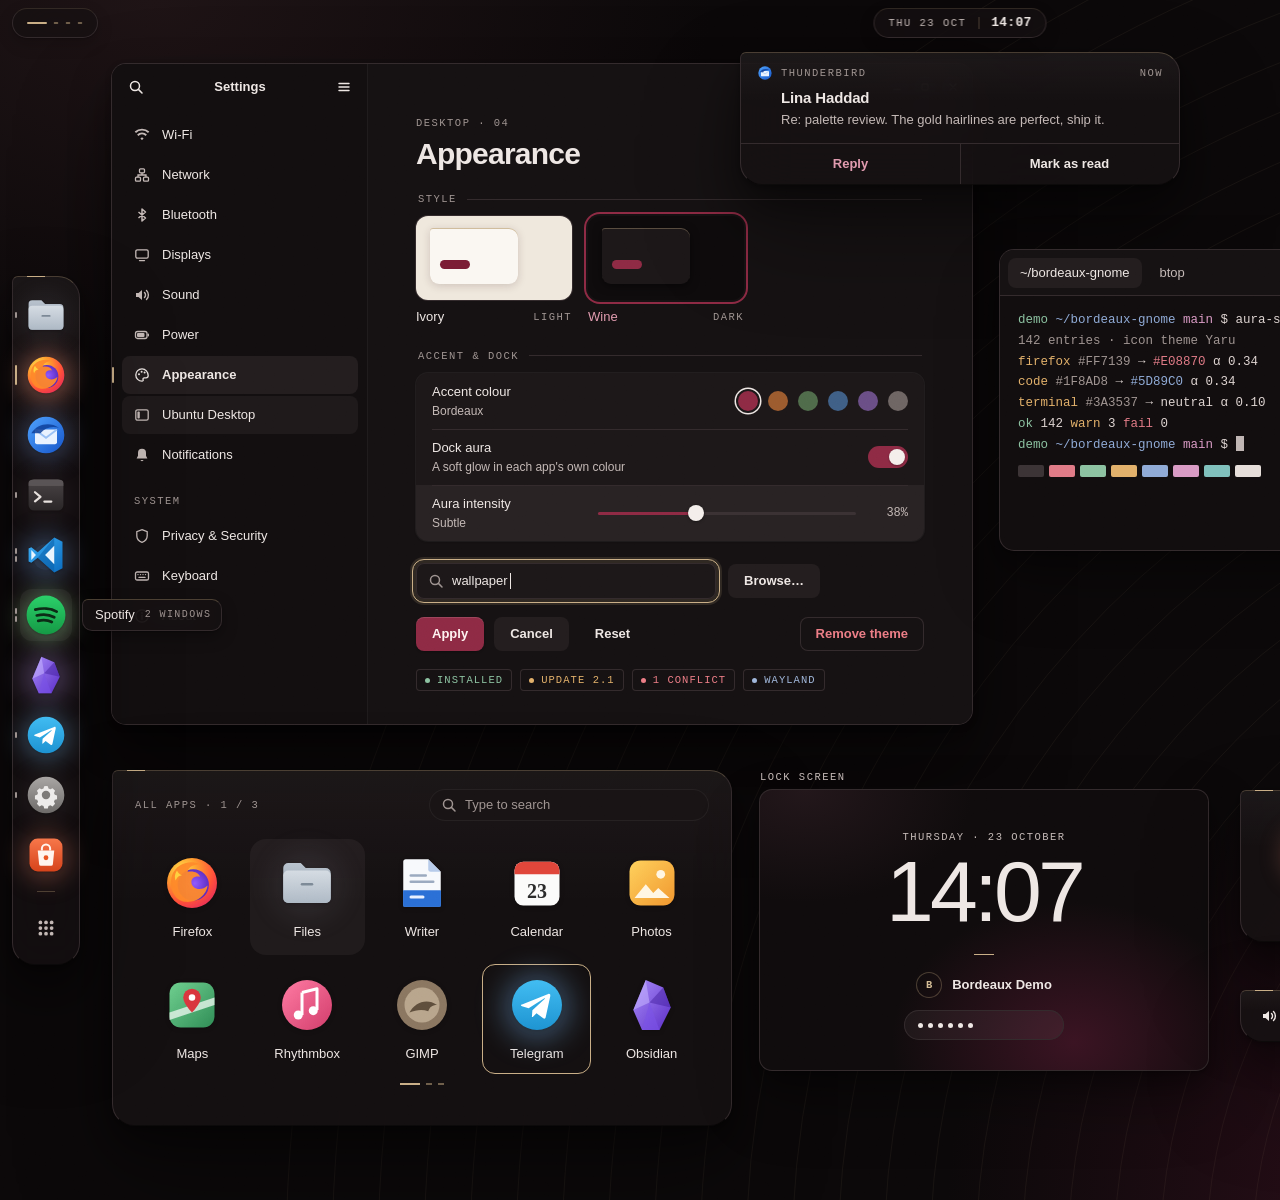
<file: docs/v2-previews/signature-dark.html>
<!doctype html>
<!-- SPDX-License-Identifier: GPL-3.0-or-later -->
<!-- Copyright (C) Hamza Gouda -->
<html lang="en"><head><meta charset="utf-8"><title>Bordeaux Hallmark Dark</title><meta name="viewport" content="width=1920"><style>/* Bordeaux v2 "Hallmark" signature scene. See docs/design-spec.md. */
:root{
  --bg-0:#0E0B0C;--bg-1:#151112;--bg-2:#1C1718;--bg-3:#262021;--bg-4:#2F2829;--border:#332A2C;--border-soft:rgba(238,231,228,.06);
  --fg-0:#EEE7E4;--fg-1:#C3B8B5;--fg-2:#9E9390;--accent:#8E2A44;--accent-press:#7A2239;--on-accent:#FFF3F1;--accent-text:#E09AAE;
  --gold:#C9AE86;--gold-text:#D4BC95;--gold-line:rgba(201,174,134,.30);--gold-faint:rgba(201,174,134,.16);--focus:#C9AE86;
  --danger:#EC7D86;--success:#8CC2A1;--warning:#E2B06A;--info:#9FB6DA;
  --sel:#32171E;--sidebar:#120E0F;--card:#1C1718;--hover:rgba(238,231,228,.05);--press:rgba(238,231,228,.09);
  --glass:rgba(21,17,18,.80);--glass-strong:rgba(21,17,18,.90);--bar:rgba(14,11,12,.88);
  --sh-rgb:0,0,0;--e1:0 1px 2px rgba(0,0,0,.30);
  --e2:0 1px 2px rgba(0,0,0,.30),0 6px 16px rgba(0,0,0,.30);
  --e3:0 2px 4px rgba(0,0,0,.30),0 12px 28px rgba(0,0,0,.36),0 32px 64px rgba(0,0,0,.30);
  --e4:0 2px 6px rgba(0,0,0,.34),0 18px 40px rgba(0,0,0,.42),0 48px 96px rgba(0,0,0,.36);
  --wall:radial-gradient(1200px 800px at 82% 92%,#2A0F18 0%,transparent 62%),radial-gradient(900px 640px at 12% 4%,#1C1113 0%,transparent 60%),radial-gradient(600px 420px at 58% 40%,#140D0F 0%,transparent 70%),#0C0909;
  --switch-off:#3A3133;--knob:#F4EEEB;--track:#3A3133;
  --term-bg:#110D0E;--term-fg:#DDD3D0;
  --a0:#3B3335;--a1:#E07A86;--a2:#8CC2A1;--a3:#E2B06A;--a4:#8FAAD6;--a5:#D99AC4;--a6:#7FC0BC;--a7:#E6DEDA;
  --lock-wall:radial-gradient(260px 200px at 70% 90%,#3A1322 0%,transparent 70%),radial-gradient(240px 160px at 10% 0%,#22161A 0%,transparent 70%),#0F0B0C;
  --noise-op:.055;--lip:rgba(0,0,0,.55);--sheen:rgba(238,231,228,.035);--matte:#181314;--tile:#231D1E;--ring-glow:rgba(201,174,134,.14);
  --glass:rgba(22,17,18,.74);--glass-strong:rgba(22,17,18,.86);
  --wall:radial-gradient(1100px 760px at 86% 100%,#3A1020 0%,transparent 64%),radial-gradient(900px 620px at 8% 0%,#1E1315 0%,transparent 62%),#0B0809;
  --contour:rgba(201,174,134,.07);
  --r-xs:4px;--r-sm:8px;--r-md:12px;--r-lg:16px;--r-xl:22px;--cut:6px;
  --slab-r:var(--cut) var(--r-xl) var(--r-xl) var(--r-xl);
  --ease:cubic-bezier(.2,0,0,1);
}
*{box-sizing:border-box;margin:0;padding:0}
html,body{width:1920px;height:1200px;overflow:hidden;background:var(--bg-0)}
body{font-family:'Geist',sans-serif;color:var(--fg-0);font-size:13px;line-height:1.4;-webkit-font-smoothing:antialiased}
.mono{font-family:'Geist Mono',monospace}.tnum{font-feature-settings:"tnum" 1}
svg.s{width:16px;height:16px;flex:none;display:block}
.scene{position:relative;width:1920px;height:1200px;overflow:hidden;background:var(--wall)}
.contours{position:absolute;left:0;top:0}
.scene::after{content:"";position:absolute;inset:0;pointer-events:none;opacity:var(--noise-op);mix-blend-mode:overlay;
 background-image:url("data:image/svg+xml;utf8,<svg xmlns='http://www.w3.org/2000/svg' width='220' height='220'><filter id='n'><feTurbulence type='fractalNoise' baseFrequency='.9' numOctaves='2' stitchTiles='stitch'/><feColorMatrix values='0 0 0 0 .5 0 0 0 0 .5 0 0 0 0 .5 0 0 0 1 0'/></filter><rect width='100%' height='100%' filter='url(%23n)'/></svg>")}
.abs{position:absolute}
/* eyebrow: Geist Mono small-caps-style label */
.eb{font-family:'Geist Mono',monospace;font-size:10.5px;font-weight:500;letter-spacing:.14em;text-transform:uppercase;color:var(--fg-2)}
.cap{position:absolute;font-family:'Geist Mono',monospace;font-size:10.5px;letter-spacing:.14em;text-transform:uppercase;color:var(--fg-1)}
/* ===== the slab: signature shell material ===== */
.slab{position:absolute;border-radius:var(--slab-r);background:linear-gradient(180deg,var(--sheen),transparent 38%),var(--glass-strong);backdrop-filter:blur(28px) saturate(1.15);
 border:1px solid var(--border);border-top-color:var(--gold-line);border-bottom-color:var(--lip);box-shadow:var(--e4)}
/* the hallmark tick: 18x1 full-gold rule on the top edge, beside the cut corner */
.slab::before,.tickd::before{content:"";position:absolute;left:14px;top:-1px;width:18px;height:1px;background:var(--gold);z-index:3}
.mono-b{width:22px;height:22px;border-radius:11px;box-shadow:inset 0 0 0 1px var(--gold-line);display:inline-flex;align-items:center;justify-content:center;font-family:'Geist Mono',monospace;font-size:10.5px;font-weight:600;color:var(--gold-text);letter-spacing:0}
/* ===== top bar: three islands ===== */
.isl{position:absolute;top:8px;height:30px;display:flex;align-items:center;gap:12px;padding:0 14px;border-radius:15px;background:var(--glass);backdrop-filter:blur(22px);
 border:1px solid var(--border);border-top-color:var(--gold-faint);box-shadow:0 1px 2px rgba(var(--sh-rgb),.25),0 6px 16px rgba(var(--sh-rgb),.18);z-index:6}
.ticks{display:flex;gap:6px;align-items:center}
.ticks i{width:6px;height:2px;border-radius:1px;background:var(--gold);opacity:.5;transform:scaleX(.75)}
.ticks i.on{width:20px;opacity:1;transform:none}
.clk{font-family:'Geist Mono',monospace;font-feature-settings:"tnum" 1}
.clk .d{font-size:10.5px;letter-spacing:.14em;color:var(--fg-1);font-weight:500}
.clk .t{font-size:13px;font-weight:600;letter-spacing:.02em}
.clk .sep{width:1px;height:12px;background:var(--gold-line)}
.tray{color:var(--fg-0)}.tray b{font-family:'Geist Mono',monospace;font-size:11.5px;font-weight:500;color:var(--fg-1)}
/* ===== dock ===== */
.dock{left:12px;top:276px;width:68px;padding:12px 0 10px;display:flex;flex-direction:column;align-items:center;gap:8px;z-index:4;background:linear-gradient(180deg,var(--sheen),transparent 30%),var(--glass)}
.app{position:relative;width:52px;height:52px;border-radius:var(--r-md);display:flex;align-items:center;justify-content:center}
.app>svg{position:relative;width:44px;height:44px;z-index:1;filter:drop-shadow(0 1px 1px rgba(0,0,0,.25))}
.app::before{content:"";position:absolute;left:50%;top:50%;width:26px;height:26px;margin:-11px 0 0 -13px;border-radius:50%;background:var(--aura);box-shadow:0 0 22px 12px var(--aura)}
.app.hover{background:var(--hover)}.app.hover>svg{transform:scale(1.06)}
.app .run{position:absolute;left:-5px;top:50%;width:2px;height:6px;margin-top:-3px;border-radius:1px;background:var(--fg-2)}
.app .run.two{margin-top:-7px;box-shadow:0 8px 0 var(--fg-2)}
.app .run.act{width:2px;height:20px;margin-top:-10px;background:var(--gold)}
.dock .sep{width:18px;height:1px;background:var(--gold-line);margin:2px 0}
.dock .grid{color:var(--fg-1)}.dock .grid::before{display:none}
.tip{position:absolute;left:82px;padding:6px 10px 6px 12px;border-radius:var(--cut) 10px 10px 10px;background:var(--glass-strong);backdrop-filter:blur(20px);border:1px solid var(--border);border-top-color:var(--gold-line);box-shadow:var(--e2);font-weight:500;white-space:nowrap;z-index:7;display:flex;gap:10px;align-items:center}
.tip .eb{font-size:10px}
/* ===== matte window (GTK) ===== */
.win{position:absolute;background:var(--bg-1);border-radius:14px;box-shadow:0 0 0 1px var(--border),var(--e3);overflow:hidden}
.win.focused{box-shadow:0 0 0 1px var(--border),var(--e4)}
.hb{height:46px;flex:none;display:flex;align-items:center;gap:6px;padding:0 8px;position:relative}
.hb .t{position:absolute;left:0;right:0;text-align:center;font-weight:600;pointer-events:none}
.ib{width:32px;height:32px;border-radius:var(--r-sm);display:flex;align-items:center;justify-content:center}
.wc{width:22px;height:22px;border-radius:11px;background:var(--hover);display:flex;align-items:center;justify-content:center}
.wc.hov{background:var(--press)}
.split{display:flex;height:100%}.pane{display:flex;flex-direction:column}
.side{width:256px;background:var(--sidebar);box-shadow:inset -1px 0 0 var(--border-soft)}
.rows{padding:6px 10px;display:flex;flex-direction:column;gap:2px}
.row{height:38px;display:flex;align-items:center;gap:12px;padding:0 12px;border-radius:var(--r-sm);font-weight:500;position:relative}
.row svg{color:var(--fg-1)}
/* location = gold tick + matte fill; burgundy is reserved for state */
.row.sel{background:var(--tile);font-weight:600}
.row.sel::before{content:"";position:absolute;left:-10px;top:11px;width:2px;height:16px;border-radius:1px;background:var(--gold)}
.row.sel svg{color:var(--fg-0)}
.row.hov{background:var(--hover)}
.side .eb{padding:18px 12px 6px}
.main{flex:1;background:var(--bg-1)}
.content{padding:6px 48px 0}
.pt{display:flex;align-items:baseline;gap:14px;margin-top:6px}
.pt h1{font-size:30px;font-weight:600;letter-spacing:-.025em;line-height:1.1}
.group{margin-top:22px}.group>.eb{margin:0 2px 10px;display:flex;align-items:center;gap:10px}
.group>.eb::after{content:"";flex:1;height:1px;background:var(--border)}
.list{background:var(--card);border-radius:var(--r-md);box-shadow:0 0 0 1px var(--border-soft),var(--e1);overflow:hidden}
.list .r{min-height:56px;display:flex;align-items:center;justify-content:space-between;gap:16px;padding:9px 16px;position:relative}
.list .r+.r::before{content:"";position:absolute;left:16px;right:16px;top:0;height:1px;background:var(--border)}
.r .tt{font-weight:500}.r .st{color:var(--fg-1);font-size:12px;margin-top:2px}
.r.hov{background:var(--hover)}
.val{font-family:'Geist Mono',monospace;font-size:12px;color:var(--fg-1);font-feature-settings:"tnum" 1;min-width:36px;text-align:right}
.sw{width:40px;height:22px;border-radius:11px;background:var(--switch-off);position:relative;flex:none}
.sw::after{content:"";position:absolute;left:3px;top:3px;width:16px;height:16px;border-radius:8px;background:var(--knob);box-shadow:0 1px 2px rgba(0,0,0,.3)}
.sw.on{background:var(--accent)}.sw.on::after{left:21px}
.styles{display:flex;gap:16px}
.stl{width:156px}.thumb{height:84px;border-radius:var(--r-md);position:relative;overflow:hidden;box-shadow:0 0 0 1px var(--border)}
.stl.on .thumb{box-shadow:0 0 0 2px var(--bg-1),0 0 0 4px var(--accent)}
.stl .nm{margin-top:8px;font-weight:500;display:flex;justify-content:space-between;align-items:center}
.stl.on .nm{color:var(--accent-text)}
.sws{display:flex;gap:10px}.swc{width:20px;height:20px;border-radius:10px}
.swc.on{box-shadow:0 0 0 2px var(--card),0 0 0 3.5px var(--fg-0)}
.slider{position:relative;height:20px;display:flex;align-items:center;flex:1}
.slider .tr{height:3px;border-radius:2px;background:var(--track);width:100%}
.slider .fi{position:absolute;left:0;height:3px;border-radius:2px;background:var(--accent)}
.slider .kn{position:absolute;width:16px;height:16px;border-radius:8px;background:var(--knob);box-shadow:0 0 0 1px rgba(0,0,0,.08),0 1px 3px rgba(0,0,0,.35);margin-left:-8px}
.entry{height:36px;display:flex;align-items:center;gap:8px;padding:0 12px;border-radius:var(--r-sm);background:var(--card);box-shadow:inset 0 0 0 1px var(--border)}
/* signature focus: 1px gold hairline at 3px offset + a faint gold bloom */
.focus{outline:1px solid var(--focus);outline-offset:3px;box-shadow:inset 0 0 0 1px var(--border),0 0 0 6px var(--ring-glow)}
.entry svg{color:var(--fg-2)}.caret{width:1.5px;height:16px;background:var(--fg-0);margin-left:-6px}
.btn{height:34px;padding:0 16px;border-radius:var(--r-sm);display:inline-flex;align-items:center;gap:8px;font-weight:600;background:var(--tile);color:var(--fg-0)}
.btn.sug{background:var(--accent);color:var(--on-accent);box-shadow:inset 0 1px 0 rgba(255,255,255,.12),0 1px 2px rgba(0,0,0,.25)}
.btn.flat{background:transparent}.btn.dest{background:transparent;color:var(--danger);box-shadow:inset 0 0 0 1px var(--border)}
.chip{height:22px;padding:0 9px;border-radius:var(--r-xs);display:inline-flex;align-items:center;gap:7px;font-family:'Geist Mono',monospace;font-size:10.5px;letter-spacing:.1em;text-transform:uppercase;font-weight:500;box-shadow:inset 0 0 0 1px var(--border)}
.chip i{width:5px;height:5px;border-radius:3px;background:currentColor}
/* ===== quick settings (bento) ===== */
.qs{left:1516px;top:50px;width:392px;padding:14px;display:grid;grid-template-columns:1fr 1fr;gap:8px;--qs-bg:var(--matte)}
.cell2{grid-column:span 2}
.card{background:var(--matte);border-radius:var(--r-lg);box-shadow:inset 0 0 0 1px var(--border-soft),inset 0 1px 0 var(--sheen)}
.sys{display:flex;align-items:center;justify-content:space-between;padding:12px 12px 12px 16px}
.big{font-family:'Geist Mono',monospace;font-size:30px;font-weight:500;letter-spacing:-.02em;line-height:1;font-feature-settings:"tnum" 1}
.big small{font-size:13px;color:var(--fg-1);margin-left:2px}
.qbs{display:flex;gap:6px}.qb{width:34px;height:34px;border-radius:17px;background:var(--tile);display:flex;align-items:center;justify-content:center}
.sls{padding:12px 16px;display:flex;flex-direction:column;gap:10px}
.sl{display:flex;align-items:center;gap:12px}
.tile{height:58px;border-radius:var(--r-lg);background:var(--tile);display:flex;align-items:center;gap:12px;padding:0 6px 0 14px;position:relative}
.tile .ic{width:30px;height:30px;border-radius:15px;display:flex;align-items:center;justify-content:center;background:var(--hover);flex:none}
.tile .tx{flex:1;min-width:0}.tile .tx b{display:block;font-weight:600}.tile .tx span{display:block;font-size:12px;color:var(--fg-1)}
.tile .ar{width:28px;height:40px;display:flex;align-items:center;justify-content:center;color:var(--fg-1)}
.tile.on{background:var(--accent);color:var(--on-accent);box-shadow:inset 0 1px 0 rgba(255,255,255,.12)}
.tile.on .ic{background:rgba(255,255,255,.14)}
.tile.on .tx span,.tile.on .ar{color:var(--on-accent);opacity:.86}
.tile.focus{outline:1px solid var(--focus);outline-offset:3px;box-shadow:0 0 0 6px var(--ring-glow)}
.qfoot{display:flex;align-items:center;gap:10px;padding:8px 4px 2px}
.qfoot .rule{flex:1;height:1px;background:linear-gradient(90deg,var(--gold-line),transparent)}
/* ===== notification ===== */
.note{left:740px;top:52px;width:440px;padding:0;overflow:hidden}
.note .hd{display:flex;align-items:center;gap:8px;padding:12px 16px 0}
.note .hd svg{width:16px;height:16px}
.note .bd{padding:6px 16px 14px 40px}
.note .bd b{font-size:15px;font-weight:600;letter-spacing:-.01em}
.note .bd p{color:var(--fg-1);margin-top:3px}
.note .ft{display:flex;border-top:1px solid var(--border)}
.note .ft div{flex:1;height:40px;display:flex;align-items:center;justify-content:center;font-weight:600}
.note .ft div+div{box-shadow:inset 1px 0 0 var(--border)}
.note .ft .p{color:var(--accent-text)}
/* ===== terminal ===== */
.term{left:1000px;top:250px;width:496px;height:300px;background:var(--term-bg)}
.term .hb{background:var(--bg-1);box-shadow:inset 0 -1px 0 var(--border)}
.tabx{height:30px;padding:0 12px;border-radius:var(--r-sm);display:flex;align-items:center;color:var(--fg-1);font-weight:500}
.tabx.on{background:var(--tile);color:var(--fg-0)}
.tbody{padding:14px 18px;font-family:'Geist Mono',monospace;font-size:12.5px;line-height:1.66;color:var(--term-fg)}
.c1{color:var(--a1)}.c2{color:var(--a2)}.c3{color:var(--a3)}.c4{color:var(--a4)}.c5{color:var(--a5)}.c6{color:var(--a6)}.cg{color:var(--fg-2)}
.ansi{display:flex;gap:5px;margin-top:10px}.ansi i{width:26px;height:12px;border-radius:2px}
.cursor{display:inline-block;width:8px;height:15px;background:var(--term-fg);vertical-align:-3px;opacity:.85}
/* ===== app grid ===== */
.agrid{left:112px;top:770px;width:620px;height:356px;padding:18px 22px}
.agrid .top{display:flex;justify-content:space-between;align-items:center}
.search{width:280px;height:32px;border-radius:16px;background:var(--matte);box-shadow:inset 0 0 0 1px var(--border-soft);display:flex;align-items:center;gap:8px;padding:0 12px;color:var(--fg-2)}
.cells{display:grid;grid-template-columns:repeat(5,1fr);row-gap:6px;margin-top:18px}
.cell{height:116px;border-radius:var(--r-lg);display:flex;flex-direction:column;align-items:center;justify-content:center;gap:10px;position:relative}
.cell .ico{position:relative;width:60px;height:60px}
.cell .ico svg{width:60px;height:60px;position:relative;z-index:1;filter:drop-shadow(0 1px 2px rgba(0,0,0,.25))}
.cell .nm{font-weight:500}
.cell.hov{background:var(--hover)}
.cell.hov .ico::before,.cell.focus .ico::before{content:"";position:absolute;left:50%;top:50%;width:32px;height:32px;margin:-14px 0 0 -16px;border-radius:50%;background:var(--aura);box-shadow:0 0 30px 16px var(--aura)}
.cell.focus{outline:1px solid var(--focus);outline-offset:-4px;box-shadow:inset 0 0 0 8px transparent}
.dots{display:flex;gap:6px;justify-content:center;margin-top:6px}.dots i{width:6px;height:2px;background:var(--gold);opacity:.5}.dots i.on{width:20px;opacity:1}
/* ===== lock screen ===== */
.lock{position:absolute;left:760px;top:790px;width:448px;height:280px;border-radius:var(--r-md);overflow:hidden;background:var(--lock-wall);box-shadow:0 0 0 1px var(--border),var(--e3)}
.lock .lc{position:absolute;inset:0;overflow:hidden}
.lock .dt{position:absolute;left:0;right:0;top:40px;text-align:center}
.lock .tm{position:absolute;left:0;right:0;top:58px;text-align:center;font-size:86px;font-weight:200;letter-spacing:-.045em;line-height:1;font-feature-settings:"tnum" 1}
.lock .hair{position:absolute;left:214px;width:20px;top:164px;height:1px;background:var(--gold)}
.lock .who{position:absolute;left:0;right:0;top:182px;display:flex;justify-content:center;align-items:center;gap:10px}
.lock .pw{position:absolute;left:144px;top:220px;width:160px;height:30px;border-radius:15px;background:var(--hover);box-shadow:inset 0 0 0 1px var(--border);display:flex;align-items:center;padding:0 14px;gap:5px}
.lock .pw i{width:5px;height:5px;border-radius:3px;background:var(--fg-0)}
/* ===== alt-tab ===== */
.switcher{left:1240px;top:790px;width:524px;padding:18px 16px 14px;display:flex;gap:4px;justify-content:center;flex-wrap:wrap}
.sitem{width:92px;height:88px;display:flex;align-items:center;justify-content:center;position:relative}
.sitem .ico{position:relative;width:56px;height:56px}
.sitem .ico svg{width:56px;height:56px;position:relative;z-index:1}
.sitem .ico::before{content:"";position:absolute;left:50%;top:50%;width:28px;height:28px;margin:-12px 0 0 -14px;border-radius:50%;background:var(--aura);box-shadow:0 0 24px 12px var(--aura)}
.sitem.cur::after{content:"";position:absolute;left:37px;bottom:2px;width:18px;height:2px;border-radius:1px;background:var(--gold)}
.slabel{width:100%;text-align:center;margin-top:6px;display:flex;justify-content:center;gap:10px;align-items:baseline}
.slabel b{font-weight:600;font-size:14px}
/* ===== osd ===== */
.osd{left:1240px;top:990px;width:300px;height:52px;display:flex;align-items:center;gap:14px;padding:0 20px}
.osd .lv{flex:1;height:3px;border-radius:2px;background:var(--track);position:relative}
.osd .lv i{position:absolute;left:0;top:0;bottom:0;width:64%;border-radius:2px;background:var(--fg-0)}
.osd b{font-family:'Geist Mono',monospace;font-weight:500;font-size:15px;font-feature-settings:"tnum" 1}
/* ===== shell modal dialog ===== */
.dlg{left:1572px;top:972px;width:336px;padding:22px 22px 0;overflow:hidden}
.dlg h3{font-size:17px;font-weight:600;letter-spacing:-.01em;margin-top:6px}
.dlg p{color:var(--fg-1);margin-top:6px}
.dlg .ft{display:flex;margin:18px -22px 0;border-top:1px solid var(--border)}
.dlg .ft div{flex:1;height:44px;display:flex;align-items:center;justify-content:center;font-weight:600}
.dlg .ft div+div{box-shadow:inset 1px 0 0 var(--border)}
.dlg .ft .p{color:var(--accent-text)}
</style></head><body>
<div class="scene"><svg class="contours" width="1920" height="1200" viewBox="0 0 1920 1200"><g fill="none" stroke="var(--contour)" stroke-width="1"><circle cx="1760" cy="1260" r="140" /><circle cx="1760" cy="1260" r="186" /><circle cx="1760" cy="1260" r="232" /><circle cx="1760" cy="1260" r="278" /><circle cx="1760" cy="1260" r="324" /><circle cx="1760" cy="1260" r="370" /><circle cx="1760" cy="1260" r="416" /><circle cx="1760" cy="1260" r="462" /><circle cx="1760" cy="1260" r="508" /><circle cx="1760" cy="1260" r="554" /><circle cx="1760" cy="1260" r="600" /><circle cx="1760" cy="1260" r="646" /><circle cx="1760" cy="1260" r="692" /><circle cx="1760" cy="1260" r="738" /><circle cx="1760" cy="1260" r="784" /><circle cx="1760" cy="1260" r="830" /><circle cx="1760" cy="1260" r="876" /><circle cx="1760" cy="1260" r="922" /><circle cx="1760" cy="1260" r="968" /><circle cx="1760" cy="1260" r="1014" /><circle cx="1760" cy="1260" r="1060" /><circle cx="1760" cy="1260" r="1106" /><circle cx="1760" cy="1260" r="1152" /><circle cx="1760" cy="1260" r="1198" /><circle cx="1760" cy="1260" r="1244" /><circle cx="1760" cy="1260" r="1290" /><circle cx="1760" cy="1260" r="1336" /><circle cx="1760" cy="1260" r="1382" /><circle cx="1760" cy="1260" r="1428" /><circle cx="1760" cy="1260" r="1474" /></g></svg>

<svg width="0" height="0" style="position:absolute"><defs>
 <linearGradient id="g-files" x1="0" y1="0" x2="0" y2="1"><stop offset="0" stop-color="#B9C3CE"/><stop offset="1" stop-color="#8D9AA8"/></linearGradient>
 <linearGradient id="g-files2" x1="0" y1="0" x2="0" y2="1"><stop offset="0" stop-color="#D5DCE3"/><stop offset="1" stop-color="#AEB9C5"/></linearGradient>
 <radialGradient id="g-ff1" cx=".3" cy=".25" r=".9"><stop offset="0" stop-color="#FFE14D"/><stop offset=".35" stop-color="#FF9A2E"/><stop offset=".7" stop-color="#FF4F3A"/><stop offset="1" stop-color="#E2265E"/></radialGradient>
 <radialGradient id="g-ff2" cx=".55" cy=".45" r=".6"><stop offset="0" stop-color="#9059FF"/><stop offset="1" stop-color="#4B1FB0"/></radialGradient>
 <linearGradient id="g-tb" x1="0" y1="0" x2="1" y2="1"><stop offset="0" stop-color="#4FA3FF"/><stop offset="1" stop-color="#1655C9"/></linearGradient>
 <linearGradient id="g-term" x1="0" y1="0" x2="0" y2="1"><stop offset="0" stop-color="#4A4446"/><stop offset="1" stop-color="#2A2627"/></linearGradient>
 <linearGradient id="g-vs" x1="0" y1="0" x2="1" y2="1"><stop offset="0" stop-color="#3EB1F7"/><stop offset="1" stop-color="#0B6DC0"/></linearGradient>
 <linearGradient id="g-ob" x1="0" y1="0" x2="1" y2="1"><stop offset="0" stop-color="#A88BFA"/><stop offset="1" stop-color="#5B2DC7"/></linearGradient>
 <linearGradient id="g-set" x1="0" y1="0" x2="0" y2="1"><stop offset="0" stop-color="#A9A6A4"/><stop offset="1" stop-color="#6E6B69"/></linearGradient>
 <linearGradient id="g-ac" x1="0" y1="0" x2="0" y2="1"><stop offset="0" stop-color="#F7774A"/><stop offset="1" stop-color="#D6431B"/></linearGradient>
 <linearGradient id="g-tg" x1="0" y1="0" x2="0" y2="1"><stop offset="0" stop-color="#41BCF2"/><stop offset="1" stop-color="#1D93D2"/></linearGradient>
 <linearGradient id="g-sp" x1="0" y1="0" x2="0" y2="1"><stop offset="0" stop-color="#2BD06A"/><stop offset="1" stop-color="#159A45"/></linearGradient>
 <linearGradient id="g-ph" x1="0" y1="0" x2="1" y2="1"><stop offset="0" stop-color="#FFD15C"/><stop offset="1" stop-color="#F0962E"/></linearGradient>
 <linearGradient id="g-mp" x1="0" y1="0" x2="1" y2="1"><stop offset="0" stop-color="#6FD08F"/><stop offset="1" stop-color="#2F8C55"/></linearGradient>
 <linearGradient id="g-mu" x1="0" y1="0" x2="1" y2="1"><stop offset="0" stop-color="#FF7AA2"/><stop offset="1" stop-color="#D23C6A"/></linearGradient>
 <symbol id="i-files" viewBox="0 0 48 48"><path d="M5 12a4 4 0 0 1 4-4h10l4 4h16a4 4 0 0 1 4 4v20a4 4 0 0 1-4 4H9a4 4 0 0 1-4-4z" fill="url(#g-files)"/><path d="M5 18a4 4 0 0 1 4-4h30a4 4 0 0 1 4 4v18a4 4 0 0 1-4 4H9a4 4 0 0 1-4-4z" fill="url(#g-files2)"/><rect x="19" y="24" width="10" height="2" rx="1" fill="#7C8996"/></symbol>
 <symbol id="i-firefox" viewBox="0 0 48 48"><circle cx="24" cy="24" r="20" fill="url(#g-ff1)"/><circle cx="25" cy="25.5" r="12.5" fill="url(#g-ff2)"/><path d="M8 18c3-9 14-13 22-9-6 0-9 3-9.5 6 5-1 9 1 10 4-4-1-7 1-7 4 0 6 8 8 13 3-1 8-9 14-18 13C10 38 5 28 8 18z" fill="#FF8A2B" opacity=".95"/><path d="M12 14c-2 3-2 6-1 8 1-3 3-4 5-4-2-1-3-2-4-4z" fill="#FFD23F"/></symbol>
 <symbol id="i-thunderbird" viewBox="0 0 48 48"><circle cx="24" cy="24" r="20" fill="url(#g-tb)"/><path d="M12 18h24v14a2 2 0 0 1-2 2H14a2 2 0 0 1-2-2z" fill="#EAF2FF"/><path d="M12 18l12 9 12-9" fill="none" stroke="#9BC1F5" stroke-width="2"/><path d="M8 22c6-10 20-13 30-6-8-2-15 0-20 6z" fill="#0E3F9A" opacity=".85"/></symbol>
 <symbol id="i-terminal" viewBox="0 0 48 48"><rect x="5" y="7" width="38" height="34" rx="6" fill="url(#g-term)"/><rect x="5" y="7" width="38" height="7" rx="6" fill="#5A5456"/><rect x="5" y="11" width="38" height="3" fill="#5A5456"/><path d="M12 21l6 5-6 5" fill="none" stroke="#E8E2DE" stroke-width="2.4" stroke-linecap="round" stroke-linejoin="round"/><rect x="21" y="30" width="10" height="2.4" rx="1.2" fill="#E8E2DE"/></symbol>
 <symbol id="i-vscode" viewBox="0 0 48 48"><path d="M33 5l9 4.5v29L33 43 15 27l-7 5.5-3-1.5V17l3-1.5 7 5.5z" fill="url(#g-vs)"/><path d="M33 5v38L15 27z" fill="#0A5FA8" opacity=".55"/><path d="M33 14v20l-10-10z" fill="#E9F5FE"/><path d="M8 18.5l5 5.5-5 5.5z" fill="#E9F5FE"/></symbol>
 <symbol id="i-spotify" viewBox="0 0 48 48"><circle cx="24" cy="24" r="20" fill="url(#g-sp)"/><path d="M13 18.5c7-2 16-1.5 22 2M14.5 24.5c6-1.6 13-1 18 1.8M16 30c5-1.2 10-.8 14 1.2" fill="none" stroke="#0C2A16" stroke-width="2.8" stroke-linecap="round"/></symbol>
 <symbol id="i-obsidian" viewBox="0 0 48 48"><path d="M19 4l14 6 6 16-9 18H16L9 28z" fill="url(#g-ob)"/><path d="M19 4l3 18-13 6z" fill="#C7B5FF" opacity=".55"/><path d="M22 22l11-12 6 16z" fill="#3D1A9A" opacity=".45"/><path d="M22 22l8 22H16z" fill="#7A52E8" opacity=".6"/></symbol>
 <symbol id="i-settings" viewBox="0 0 48 48"><circle cx="24" cy="24" r="20" fill="url(#g-set)"/><path d="M24 12l2.4.4.9 3 2.6 1.1 2.8-1.5 3.4 3.4-1.5 2.8 1.1 2.6 3 .9v4.8l-3 .9-1.1 2.6 1.5 2.8-3.4 3.4-2.8-1.5-2.6 1.1-.9 3h-4.8l-.9-3-2.6-1.1-2.8 1.5-3.4-3.4 1.5-2.8-1.1-2.6-3-.9v-4.8l3-.9 1.1-2.6-1.5-2.8 3.4-3.4 2.8 1.5 2.6-1.1.9-3z" fill="#EDEBEA" transform="translate(24 24) scale(.82) translate(-24 -24)"/><circle cx="24" cy="24" r="4.6" fill="#7E7B79"/></symbol>
 <symbol id="i-appcenter" viewBox="0 0 48 48"><rect x="6" y="6" width="36" height="36" rx="9" fill="url(#g-ac)"/><path d="M15 19h18l-1.5 15a2 2 0 0 1-2 1.8h-11a2 2 0 0 1-2-1.8z" fill="#FFF4EE"/><path d="M19.5 19v-2a4.5 4.5 0 0 1 9 0v2" fill="none" stroke="#FFF4EE" stroke-width="2.2"/><circle cx="24" cy="27" r="2.6" fill="#E95420"/></symbol>
 <symbol id="i-telegram" viewBox="0 0 48 48"><circle cx="24" cy="24" r="20" fill="url(#g-tg)"/><path d="M12 23.5l21-8.3c1-.4 1.9.3 1.6 1.7l-3.6 16.8c-.3 1.2-1 1.5-2 .9l-5.4-4-2.6 2.5c-.3.3-.5.5-1.1.5l.4-5.5 10-9c.4-.4-.1-.6-.7-.2l-12.3 7.8-5.3-1.7c-1.2-.4-1.2-1.1.2-1.6z" fill="#FFFFFF"/></symbol>
 <symbol id="i-writer" viewBox="0 0 48 48"><path d="M11 5h18l10 10v26a2 2 0 0 1-2 2H11a2 2 0 0 1-2-2V7a2 2 0 0 1 2-2z" fill="#F7F9FC"/><path d="M29 5l10 10h-8a2 2 0 0 1-2-2z" fill="#B7CBEA"/><rect x="9" y="30" width="30" height="13" rx="0" fill="#2A6FD6"/><path d="M9 41a2 2 0 0 0 2 2h26a2 2 0 0 0 2-2v-11H9z" fill="#2A6FD6"/><rect x="14" y="17" width="14" height="2" rx="1" fill="#9AA9BF"/><rect x="14" y="22" width="20" height="2" rx="1" fill="#9AA9BF"/><rect x="14" y="34" width="12" height="2.4" rx="1.2" fill="#E9F1FF"/></symbol>
 <symbol id="i-calendar" viewBox="0 0 48 48"><rect x="6" y="7" width="36" height="35" rx="7" fill="#FBFBFA"/><path d="M6 14a7 7 0 0 1 7-7h22a7 7 0 0 1 7 7v3H6z" fill="#E0453A"/><text x="24" y="36" text-anchor="middle" font-family="Geist" font-weight="600" font-size="16" fill="#2B2B2B">23</text></symbol>
 <symbol id="i-photos" viewBox="0 0 48 48"><rect x="6" y="6" width="36" height="36" rx="9" fill="url(#g-ph)"/><path d="M10 36l9-11 6 7 4-4 9 8z" fill="#FFF6E3"/><circle cx="31" cy="17" r="3.5" fill="#FFF6E3"/></symbol>
 <symbol id="i-maps" viewBox="0 0 48 48"><rect x="6" y="6" width="36" height="36" rx="9" fill="url(#g-mp)"/><path d="M6 30l36-12v6L6 36z" fill="#E7F6EC" opacity=".8"/><path d="M24 11a7 7 0 0 1 7 7c0 5-7 12-7 12s-7-7-7-12a7 7 0 0 1 7-7z" fill="#D9363E"/><circle cx="24" cy="18" r="2.6" fill="#FFF"/></symbol>
 <symbol id="i-music" viewBox="0 0 48 48"><circle cx="24" cy="24" r="20" fill="url(#g-mu)"/><path d="M20 14l12-3v17" fill="none" stroke="#FFF" stroke-width="2.4" stroke-linejoin="round"/><path d="M20 14v18" stroke="#FFF" stroke-width="2.4"/><circle cx="17" cy="32" r="3.6" fill="#FFF"/><circle cx="29" cy="28.5" r="3.6" fill="#FFF"/></symbol>
 <symbol id="i-gimp" viewBox="0 0 48 48"><circle cx="24" cy="24" r="20" fill="#8A7660"/><circle cx="24" cy="24" r="14" fill="#B8A58C"/><path d="M14 30c4-8 14-12 22-6-4 0-6 2-7 5-5-2-10-1-15 1z" fill="#5E4E3C"/></symbol>
 <symbol id="i-grid" viewBox="0 0 48 48"><g fill="currentColor"><circle cx="15" cy="15" r="3"/><circle cx="24" cy="15" r="3"/><circle cx="33" cy="15" r="3"/><circle cx="15" cy="24" r="3"/><circle cx="24" cy="24" r="3"/><circle cx="33" cy="24" r="3"/><circle cx="15" cy="33" r="3"/><circle cx="24" cy="33" r="3"/><circle cx="33" cy="33" r="3"/></g></symbol>
 <symbol id="s-wifi" viewBox="0 0 16 16"><path d="M8 13.2l1.6-1.9a2.2 2.2 0 0 0-3.2 0z M3.1 7.4a7 7 0 0 1 9.8 0l-1.3 1.5a5 5 0 0 0-7.2 0z M.7 4.6a10.5 10.5 0 0 1 14.6 0l-1.3 1.5a8.5 8.5 0 0 0-12 0z" fill="currentColor"/></symbol>
 <symbol id="s-bt" viewBox="0 0 16 16"><path d="M4.5 5l7 6-3.5 3V2l3.5 3-7 6" fill="none" stroke="currentColor" stroke-width="1.5" stroke-linejoin="round"/></symbol>
 <symbol id="s-vol" viewBox="0 0 16 16"><path d="M2 6h2.5L8 3v10L4.5 10H2z" fill="currentColor"/><path d="M10.5 5.5a3.5 3.5 0 0 1 0 5M12.5 3.5a6.3 6.3 0 0 1 0 9" fill="none" stroke="currentColor" stroke-width="1.4" stroke-linecap="round"/></symbol>
 <symbol id="s-bat" viewBox="0 0 16 16"><rect x="1.5" y="4.5" width="11.5" height="7" rx="2" fill="none" stroke="currentColor" stroke-width="1.3"/><rect x="3" y="6" width="7.5" height="4" rx="1" fill="currentColor"/><rect x="13.6" y="6.5" width="1.4" height="3" rx=".7" fill="currentColor"/></symbol>
 <symbol id="s-pow" viewBox="0 0 16 16"><path d="M8 1.8v5.4M4.6 3.9a5.4 5.4 0 1 0 6.8 0" fill="none" stroke="currentColor" stroke-width="1.5" stroke-linecap="round"/></symbol>
 <symbol id="s-sun" viewBox="0 0 16 16"><circle cx="8" cy="8" r="3" fill="currentColor"/><g stroke="currentColor" stroke-width="1.3" stroke-linecap="round"><path d="M8 1v1.6M8 13.4V15M1 8h1.6M13.4 8H15M3 3l1.1 1.1M11.9 11.9L13 13M3 13l1.1-1.1M11.9 4.1L13 3"/></g></symbol>
 <symbol id="s-moon" viewBox="0 0 16 16"><path d="M13.5 10.2A6 6 0 0 1 5.8 2.5a6 6 0 1 0 7.7 7.7z" fill="currentColor"/></symbol>
 <symbol id="s-bell" viewBox="0 0 16 16"><path d="M8 1.8a4 4 0 0 0-4 4v3L2.6 11.5h10.8L12 8.8v-3a4 4 0 0 0-4-4zM6.4 13a1.7 1.7 0 0 0 3.2 0" fill="currentColor"/></symbol>
 <symbol id="s-lock" viewBox="0 0 16 16"><rect x="3" y="7" width="10" height="7" rx="2" fill="currentColor"/><path d="M5.2 7V5.2a2.8 2.8 0 0 1 5.6 0V7" fill="none" stroke="currentColor" stroke-width="1.4"/></symbol>
 <symbol id="s-cam" viewBox="0 0 16 16"><path d="M2 5.5A1.5 1.5 0 0 1 3.5 4h1.6l1-1.5h3.8l1 1.5h1.6A1.5 1.5 0 0 1 14 5.5v6A1.5 1.5 0 0 1 12.5 13h-9A1.5 1.5 0 0 1 2 11.5z" fill="currentColor"/><circle cx="8" cy="8.5" r="2.3" fill="var(--qs-bg)"/></symbol>
 <symbol id="s-gear" viewBox="0 0 16 16"><circle cx="8" cy="8" r="5.6" fill="none" stroke="currentColor" stroke-width="2.4" stroke-dasharray="2.2 1.5"/><circle cx="8" cy="8" r="2.4" fill="none" stroke="currentColor" stroke-width="1.4"/></symbol>
 <symbol id="s-search" viewBox="0 0 16 16"><circle cx="7" cy="7" r="4.5" fill="none" stroke="currentColor" stroke-width="1.5"/><path d="M10.4 10.4L14 14" stroke="currentColor" stroke-width="1.5" stroke-linecap="round"/></symbol>
 <symbol id="s-menu" viewBox="0 0 16 16"><path d="M3 4.5h10M3 8h10M3 11.5h10" stroke="currentColor" stroke-width="1.4" stroke-linecap="round"/></symbol>
 <symbol id="s-x" viewBox="0 0 16 16"><path d="M5 5l6 6M11 5l-6 6" stroke="currentColor" stroke-width="1.4" stroke-linecap="round"/></symbol>
 <symbol id="s-min" viewBox="0 0 16 16"><path d="M5 10.5h6" stroke="currentColor" stroke-width="1.4" stroke-linecap="round"/></symbol>
 <symbol id="s-max" viewBox="0 0 16 16"><rect x="5" y="5" width="6" height="6" rx="1.2" fill="none" stroke="currentColor" stroke-width="1.3"/></symbol>
 <symbol id="s-chev" viewBox="0 0 16 16"><path d="M6 4l4 4-4 4" fill="none" stroke="currentColor" stroke-width="1.5" stroke-linecap="round" stroke-linejoin="round"/></symbol>
 <symbol id="s-plus" viewBox="0 0 16 16"><path d="M8 3.5v9M3.5 8h9" stroke="currentColor" stroke-width="1.5" stroke-linecap="round"/></symbol>
 <symbol id="s-mon" viewBox="0 0 16 16"><rect x="1.8" y="2.8" width="12.4" height="8.4" rx="1.6" fill="none" stroke="currentColor" stroke-width="1.3"/><path d="M5.5 13.6h5" stroke="currentColor" stroke-width="1.3" stroke-linecap="round"/></symbol>
 <symbol id="s-palette" viewBox="0 0 16 16"><path d="M8 1.8a6.2 6.2 0 0 0 0 12.4c1 0 1.4-.7 1.1-1.5-.4-1 .2-1.9 1.3-1.9h1.6a2.2 2.2 0 0 0 2.2-2.2C14.2 4.9 11.4 1.8 8 1.8z" fill="none" stroke="currentColor" stroke-width="1.3"/><circle cx="5" cy="7.2" r="1" fill="currentColor"/><circle cx="7.6" cy="4.8" r="1" fill="currentColor"/><circle cx="10.6" cy="5.6" r="1" fill="currentColor"/></symbol>
 <symbol id="s-dock" viewBox="0 0 16 16"><rect x="1.8" y="2.8" width="12.4" height="10.4" rx="1.8" fill="none" stroke="currentColor" stroke-width="1.3"/><rect x="3.4" y="4.4" width="2.4" height="7.2" rx="1" fill="currentColor"/></symbol>
 <symbol id="s-shield" viewBox="0 0 16 16"><path d="M8 1.6l5.2 2v4.2c0 3.2-2.2 5.5-5.2 6.6-3-1.1-5.2-3.4-5.2-6.6V3.6z" fill="none" stroke="currentColor" stroke-width="1.3"/></symbol>
 <symbol id="s-info" viewBox="0 0 16 16"><circle cx="8" cy="8" r="6.2" fill="none" stroke="currentColor" stroke-width="1.3"/><path d="M8 7.2v4" stroke="currentColor" stroke-width="1.4" stroke-linecap="round"/><circle cx="8" cy="5" r=".9" fill="currentColor"/></symbol>
 <symbol id="s-key" viewBox="0 0 16 16"><rect x="1.5" y="4" width="13" height="8" rx="1.6" fill="none" stroke="currentColor" stroke-width="1.3"/><path d="M4 6.6h.01M6.5 6.6h.01M9 6.6h.01M11.5 6.6h.01M5 9.4h6" stroke="currentColor" stroke-width="1.4" stroke-linecap="round"/></symbol>
 <symbol id="s-net" viewBox="0 0 16 16"><rect x="5.5" y="1.8" width="5" height="4" rx="1" fill="none" stroke="currentColor" stroke-width="1.3"/><rect x="1.5" y="10.2" width="5" height="4" rx="1" fill="none" stroke="currentColor" stroke-width="1.3"/><rect x="9.5" y="10.2" width="5" height="4" rx="1" fill="none" stroke="currentColor" stroke-width="1.3"/><path d="M8 5.8v2.2M4 10.2V8h8v2.2" fill="none" stroke="currentColor" stroke-width="1.3"/></symbol>
 <symbol id="s-tab" viewBox="0 0 16 16"><rect x="1.5" y="2.5" width="13" height="11" rx="2" fill="none" stroke="currentColor" stroke-width="1.3"/><path d="M6 2.5v11" stroke="currentColor" stroke-width="1.3"/></symbol>
</defs></svg>
<!-- top bar: three floating islands (bar itself transparent) -->
<div class="isl" style="left:12px"><div class="ticks"><i class="on"></i><i></i><i></i><i></i></div></div>
<div class="isl clk" style="left:50%;transform:translateX(-50%)"><span class="d">THU 23 OCT</span><span class="sep"></span><span class="t">14:07</span></div>
<div class="isl tray" style="right:12px"><svg class="s"><use href="#s-wifi"/></svg><svg class="s"><use href="#s-vol"/></svg><svg class="s"><use href="#s-bat"/></svg><b>87%</b></div>

<div class="slab dock"><div class="app" style="--aura:rgba(151,149,163,0.100)"><i class="run"></i><svg><use href="#i-files"/></svg></div><div class="app" style="--aura:rgba(224,136,112,0.442)"><i class="run act"></i><svg><use href="#i-firefox"/></svg></div><div class="app" style="--aura:rgba(102,134,194,0.340)"><svg><use href="#i-thunderbird"/></svg></div><div class="app" style="--aura:rgba(146,129,134,0.100)"><i class="run"></i><svg><use href="#i-terminal"/></svg></div><div class="app" style="--aura:rgba(93,137,192,0.340)"><i class="run two"></i><svg><use href="#i-vscode"/></svg></div><div class="app hover" style="--aura:rgba(120,170,119,0.544)"><i class="run two"></i><svg><use href="#i-spotify"/></svg></div><div class="app" style="--aura:rgba(145,118,189,0.340)"><svg><use href="#i-obsidian"/></svg></div><div class="app" style="--aura:rgba(108,166,215,0.340)"><i class="run"></i><svg><use href="#i-telegram"/></svg></div><div class="app" style="--aura:rgba(149,135,136,0.100)"><i class="run"></i><svg><use href="#i-settings"/></svg></div><div class="app" style="--aura:rgba(200,113,94,0.340)"><svg><use href="#i-appcenter"/></svg></div><div class="sep"></div><div class="app grid"><svg style="width:30px;height:30px;filter:none"><use href="#i-grid"/></svg></div></div>
<div class="tip" style="top:599px">Spotify <span class="eb">2 windows</span></div>

<!-- Settings: matte GTK window -->
<div class="win focused" style="left:112px;top:64px;width:860px;height:660px">
 <div class="split">
  <div class="side pane">
   <div class="hb"><div class="ib"><svg class="s"><use href="#s-search"/></svg></div><div class="t">Settings</div><div style="flex:1"></div><div class="ib"><svg class="s"><use href="#s-menu"/></svg></div></div>
   <div class="rows">
    <div class="row"><svg class="s"><use href="#s-wifi"/></svg>Wi-Fi</div>
    <div class="row"><svg class="s"><use href="#s-net"/></svg>Network</div>
    <div class="row"><svg class="s"><use href="#s-bt"/></svg>Bluetooth</div>
    <div class="row"><svg class="s"><use href="#s-mon"/></svg>Displays</div>
    <div class="row"><svg class="s"><use href="#s-vol"/></svg>Sound</div>
    <div class="row"><svg class="s"><use href="#s-bat"/></svg>Power</div>
    <div class="row sel"><svg class="s"><use href="#s-palette"/></svg>Appearance</div>
    <div class="row hov"><svg class="s"><use href="#s-dock"/></svg>Ubuntu Desktop</div>
    <div class="row"><svg class="s"><use href="#s-bell"/></svg>Notifications</div>
    <div class="eb">System</div>
    <div class="row"><svg class="s"><use href="#s-shield"/></svg>Privacy &amp; Security</div>
    <div class="row"><svg class="s"><use href="#s-key"/></svg>Keyboard</div>
    <div class="row"><svg class="s"><use href="#s-info"/></svg>About</div>
   </div>
  </div>
  <div class="main pane">
   <div class="hb"><div style="flex:1"></div><div class="wc"><svg class="s"><use href="#s-min"/></svg></div><div class="wc"><svg class="s"><use href="#s-max"/></svg></div><div class="wc hov"><svg class="s"><use href="#s-x"/></svg></div></div>
   <div class="content">
    <div class="eb">Desktop · 04</div>
    <div class="pt"><h1>Appearance</h1></div>
    <div class="group"><div class="eb">Style</div><div class="styles">
     <div class="stl "><div class="thumb" style="background:#EFE8DD"><div class="abs" style="left:14px;top:12px;width:88px;height:56px;border-radius:3px 9px 9px 9px;background:#FAF7F2;box-shadow:0 2px 8px rgba(60,30,35,.18),inset 0 1px 0 rgba(176,141,87,.55)"></div><div class="abs" style="left:24px;top:44px;width:30px;height:9px;border-radius:5px;background:#7A1C34"></div></div><div class="nm">Ivory<span class="eb">Light</span></div></div>
     <div class="stl on"><div class="thumb" style="background:#0E0B0C"><div class="abs" style="left:14px;top:12px;width:88px;height:56px;border-radius:3px 9px 9px 9px;background:#1C1718;box-shadow:0 2px 8px rgba(0,0,0,.5),inset 0 1px 0 rgba(201,174,134,.35)"></div><div class="abs" style="left:24px;top:44px;width:30px;height:9px;border-radius:5px;background:#8E2A44"></div></div><div class="nm">Wine<span class="eb">Dark</span></div></div>
    </div></div>
    <div class="group"><div class="eb">Accent &amp; dock</div><div class="list">
     <div class="r"><div><div class="tt">Accent colour</div><div class="st">Bordeaux</div></div>
      <div class="sws"><div class="swc on" style="background:var(--accent)"></div><div class="swc" style="background:#9C5B2E"></div><div class="swc" style="background:#4F6B4A"></div><div class="swc" style="background:#3F5F86"></div><div class="swc" style="background:#6A4E86"></div><div class="swc" style="background:#6E6563"></div></div></div>
     <div class="r"><div><div class="tt">Dock aura</div><div class="st">A soft glow in each app's own colour</div></div><div class="sw on"></div></div>
     <div class="r hov"><div style="width:150px"><div class="tt">Aura intensity</div><div class="st">Subtle</div></div>
      <div class="slider" style="max-width:280px"><div class="tr"></div><div class="fi" style="width:38%"></div><div class="kn" style="left:38%"></div></div><span class="val">38%</span></div>
    </div></div>
    <div class="group" style="display:flex;gap:12px;align-items:center">
     <div class="entry focus" style="width:300px"><svg class="s"><use href="#s-search"/></svg>wallpaper<span class="caret"></span></div><div class="btn">Browse…</div>
    </div>
    <div style="display:flex;gap:10px;align-items:center;margin-top:18px">
     <div class="btn sug">Apply</div><div class="btn">Cancel</div><div class="btn flat">Reset</div><div style="flex:1"></div><div class="btn dest">Remove theme</div>
    </div>
    <div style="display:flex;gap:8px;margin-top:18px">
     <span class="chip" style="color:var(--success)"><i></i>Installed</span><span class="chip" style="color:var(--warning)"><i></i>Update 2.1</span><span class="chip" style="color:var(--danger)"><i></i>1 conflict</span><span class="chip" style="color:var(--info)"><i></i>Wayland</span>
    </div>
   </div>
  </div>
 </div>
</div>

<!-- notification -->
<div class="slab note">
 <div class="hd"><svg><use href="#i-thunderbird"/></svg><span class="eb">Thunderbird</span><span class="eb" style="margin-left:auto">now</span></div>
 <div class="bd"><b>Lina Haddad</b><p>Re: palette review. The gold hairlines are perfect, ship it.</p></div>
 <div class="ft"><div class="p">Reply</div><div>Mark as read</div></div>
</div>

<!-- quick settings: bento -->
<div class="slab qs">
 <div class="card cell2 sys"><div><div class="eb" style="margin-bottom:6px">Battery · 5:12 left</div><div class="big">87<small>%</small></div></div>
  <div class="qbs"><div class="qb"><svg class="s"><use href="#s-cam"/></svg></div><div class="qb"><svg class="s"><use href="#s-gear"/></svg></div><div class="qb"><svg class="s"><use href="#s-lock"/></svg></div><div class="qb"><svg class="s"><use href="#s-pow"/></svg></div></div></div>
 <div class="card cell2 sls">
  <div class="sl"><svg class="s"><use href="#s-vol"/></svg><div class="slider"><div class="tr"></div><div class="fi" style="width:64%"></div><div class="kn" style="left:64%"></div></div><span class="val">64</span></div>
  <div class="sl"><svg class="s"><use href="#s-sun"/></svg><div class="slider"><div class="tr"></div><div class="fi" style="width:42%"></div><div class="kn" style="left:42%"></div></div><span class="val">42</span></div>
 </div>
 <div class="tile on"><div class="ic"><svg class="s"><use href="#s-wifi"/></svg></div><div class="tx"><b>Wi-Fi</b><span>Home-5G</span></div><div class="ar"><svg class="s"><use href="#s-chev"/></svg></div></div>
 <div class="tile on"><div class="ic"><svg class="s"><use href="#s-bt"/></svg></div><div class="tx"><b>Bluetooth</b><span>2 devices</span></div><div class="ar"><svg class="s"><use href="#s-chev"/></svg></div></div>
 <div class="tile"><div class="ic"><svg class="s"><use href="#s-bat"/></svg></div><div class="tx"><b>Balanced</b><span>Power mode</span></div><div class="ar"><svg class="s"><use href="#s-chev"/></svg></div></div>
 <div class="tile on focus"><div class="ic"><svg class="s"><use href="#s-moon"/></svg></div><div class="tx"><b>Dark Style</b><span>On</span></div></div>
 <div class="tile"><div class="ic"><svg class="s"><use href="#s-sun"/></svg></div><div class="tx"><b>Night Light</b><span>Off</span></div></div>
 <div class="tile"><div class="ic"><svg class="s"><use href="#s-bell"/></svg></div><div class="tx"><b>Do Not Disturb</b><span>Off</span></div></div>
 <div class="cell2 qfoot"><span class="mono-b">B</span><span class="eb">Bordeaux · Quiet Wine</span><span class="rule"></span><span class="eb">Aura 38%</span></div>
</div>

<!-- terminal -->
<div class="win term">
 <div class="hb"><div class="tabx on">~/bordeaux-gnome</div><div class="tabx">btop</div><div style="flex:1"></div>
  <div class="ib"><svg class="s"><use href="#s-plus"/></svg></div><div class="wc"><svg class="s"><use href="#s-min"/></svg></div><div class="wc"><svg class="s"><use href="#s-max"/></svg></div><div class="wc"><svg class="s"><use href="#s-x"/></svg></div></div>
 <div class="tbody">
  <div><span class="c2">demo</span> <span class="c4">~/bordeaux-gnome</span> <span class="c5">main</span> $ aura-scan</div>
  <div class="cg">142 entries · icon theme Yaru</div>
  <div><span class="c3">firefox </span> <span class="cg">#FF7139</span> → <span class="c1">#E08870</span> α 0.34</div>
  <div><span class="c3">code    </span> <span class="cg">#1F8AD8</span> → <span class="c4">#5D89C0</span> α 0.34</div>
  <div><span class="c3">terminal</span> <span class="cg">#3A3537</span> → neutral α 0.10</div>
  <div><span class="c2">ok</span> 142  <span class="c3">warn</span> 3  <span class="c1">fail</span> 0</div>
  <div><span class="c2">demo</span> <span class="c4">~/bordeaux-gnome</span> <span class="c5">main</span> $ <span class="cursor"></span></div>
  <div class="ansi"><i style="background:var(--a0)"></i><i style="background:var(--a1)"></i><i style="background:var(--a2)"></i><i style="background:var(--a3)"></i><i style="background:var(--a4)"></i><i style="background:var(--a5)"></i><i style="background:var(--a6)"></i><i style="background:var(--a7)"></i></div>
 </div>
</div>

<!-- app grid -->
<div class="slab agrid">
 <div class="top"><span class="eb">All apps · 1 / 3</span><div class="search"><svg class="s"><use href="#s-search"/></svg>Type to search</div></div>
 <div class="cells"><div class="cell" style="--aura:rgba(224,136,112,0.476)"><div class="ico"><svg><use href="#i-firefox"/></svg></div><div class="nm">Firefox</div></div><div class="cell hov" style="--aura:rgba(151,149,163,0.140)"><div class="ico"><svg><use href="#i-files"/></svg></div><div class="nm">Files</div></div><div class="cell" style="--aura:rgba(107,132,195,0.476)"><div class="ico"><svg><use href="#i-writer"/></svg></div><div class="nm">Writer</div></div><div class="cell" style="--aura:rgba(194,104,98,0.476)"><div class="ico"><svg><use href="#i-calendar"/></svg></div><div class="nm">Calendar</div></div><div class="cell" style="--aura:rgba(212,160,91,0.476)"><div class="ico"><svg><use href="#i-photos"/></svg></div><div class="nm">Photos</div></div><div class="cell" style="--aura:rgba(101,159,115,0.476)"><div class="ico"><svg><use href="#i-maps"/></svg></div><div class="nm">Maps</div></div><div class="cell" style="--aura:rgba(197,107,131,0.476)"><div class="ico"><svg><use href="#i-music"/></svg></div><div class="nm">Rhythmbox</div></div><div class="cell" style="--aura:rgba(156,127,111,0.196)"><div class="ico"><svg><use href="#i-gimp"/></svg></div><div class="nm">GIMP</div></div><div class="cell focus" style="--aura:rgba(108,166,215,0.476)"><div class="ico"><svg><use href="#i-telegram"/></svg></div><div class="nm">Telegram</div></div><div class="cell" style="--aura:rgba(145,118,189,0.476)"><div class="ico"><svg><use href="#i-obsidian"/></svg></div><div class="nm">Obsidian</div></div></div>
 <div class="dots"><i class="on"></i><i></i><i></i></div>
</div>

<!-- lock -->
<div class="lock"><div class="lc">
 <div class="dt eb" style="color:var(--fg-1)">Thursday · 23 October</div>
 <div class="tm">14:07</div><div class="hair"></div>
 <div class="who"><span class="mono-b" style="width:26px;height:26px;border-radius:13px">B</span><span style="font-weight:600">Bordeaux Demo</span></div>
 <div class="pw"><i></i><i></i><i></i><i></i><i></i><i></i></div>
</div></div>
<div class="cap" style="left:760px;top:770px">Lock screen</div>

<!-- alt-tab -->
<div class="slab switcher"><div class="sitem" style="--aura:rgba(224,136,112,0.340)"><div class="ico"><svg><use href="#i-firefox"/></svg></div></div><div class="sitem cur" style="--aura:rgba(146,129,134,0.160)"><div class="ico"><svg><use href="#i-terminal"/></svg></div></div><div class="sitem" style="--aura:rgba(93,137,192,0.340)"><div class="ico"><svg><use href="#i-vscode"/></svg></div></div><div class="sitem" style="--aura:rgba(102,134,194,0.340)"><div class="ico"><svg><use href="#i-thunderbird"/></svg></div></div><div class="sitem" style="--aura:rgba(120,170,119,0.340)"><div class="ico"><svg><use href="#i-spotify"/></svg></div></div><div class="slabel"><b>Terminal</b><span class="eb">2 windows</span></div></div>

<!-- osd -->
<div class="slab osd"><svg class="s"><use href="#s-vol"/></svg><div class="lv"><i></i></div><b>64</b></div>

<!-- shell modal -->
<div class="slab dlg"><div class="eb">Session</div><h3>Restart</h3><p>The system will restart automatically in <span class="mono tnum">52</span> seconds.</p>
 <div class="ft"><div>Cancel</div><div class="p">Restart</div></div></div>

<div class="cap" style="right:24px;bottom:14px">Bordeaux · Hallmark · Quiet Wine</div>
</div>
</body></html>
</file>
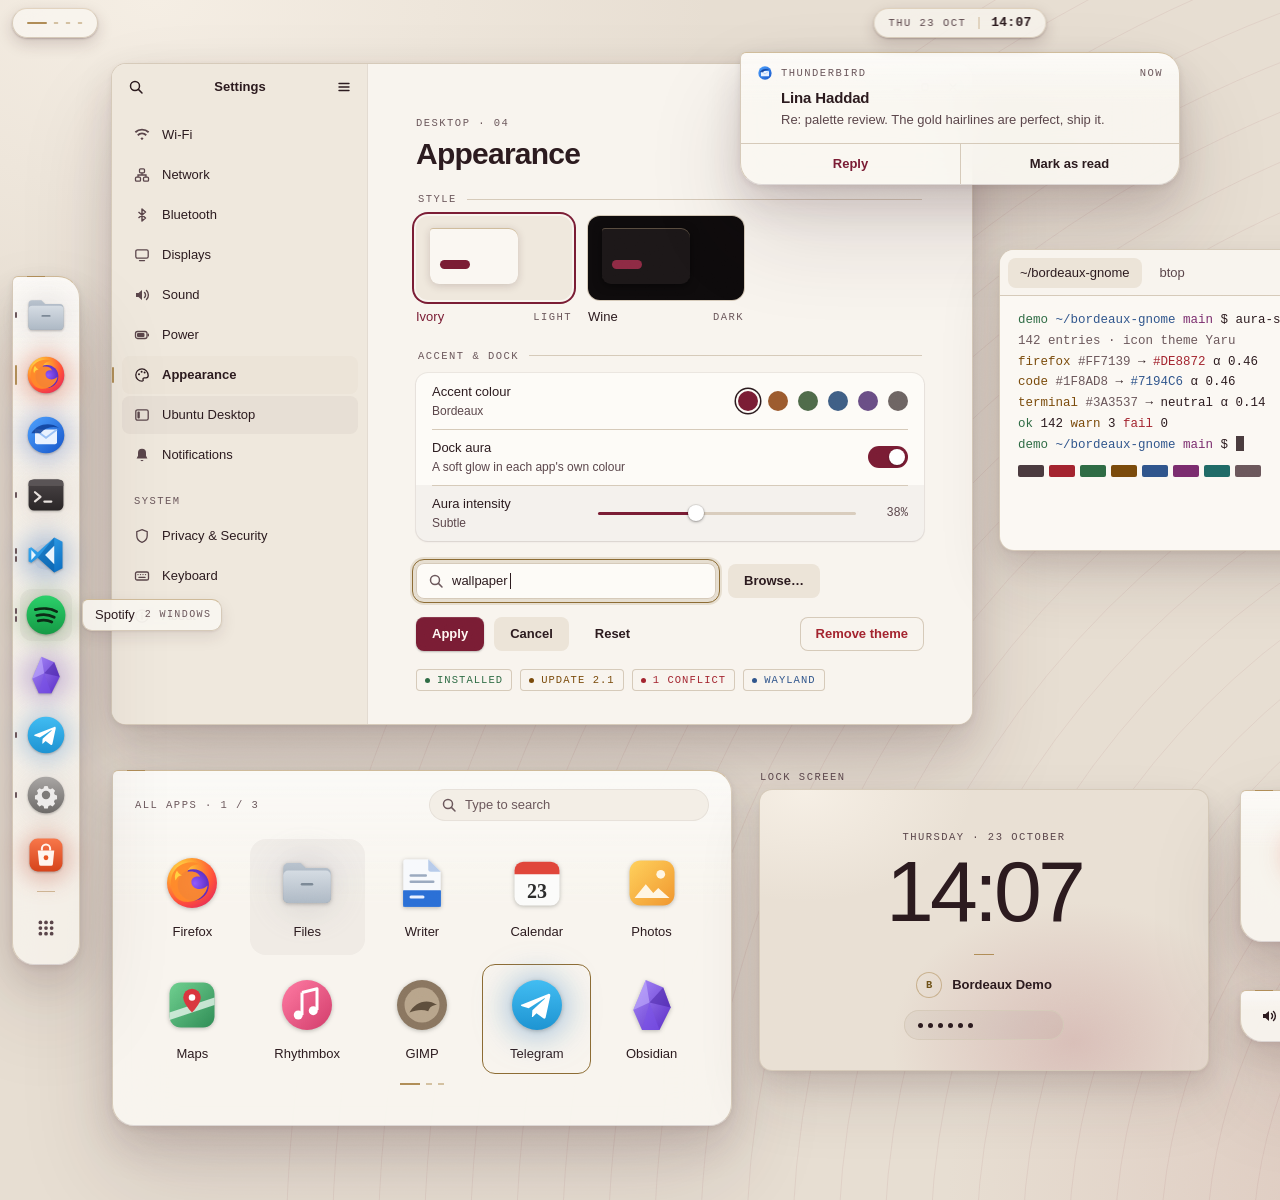
<file: docs/v2-previews/signature-light.html>
<!doctype html>
<!-- SPDX-License-Identifier: GPL-3.0-or-later -->
<!-- Copyright (C) Hamza Gouda -->
<html lang="en"><head><meta charset="utf-8"><title>Bordeaux Hallmark Light</title><meta name="viewport" content="width=1920"><style>/* Bordeaux v2 "Hallmark" signature scene. See docs/design-spec.md. */
:root{
  --bg-0:#E8DFD3;--bg-1:#F8F4EE;--bg-2:#F0EADF;--bg-3:#E6DDCF;--bg-4:#DCD1C1;--border:#D6CAB9;--border-soft:rgba(43,26,30,.06);
  --fg-0:#2B1A1E;--fg-1:#5A454A;--fg-2:#6B575B;--accent:#7A1C34;--accent-press:#64162A;--on-accent:#FFF7F2;--accent-text:#7A1C34;
  --gold:#B08D57;--gold-text:#6F5218;--gold-line:rgba(176,141,87,.55);--gold-faint:rgba(176,141,87,.30);--focus:#8C6B33;
  --danger:#A3232E;--success:#2E6B44;--warning:#7A4A0A;--info:#2F558C;
  --sel:#EAD9D6;--sidebar:#EFE8DD;--card:#FDFBF7;--hover:rgba(43,26,30,.045);--press:rgba(43,26,30,.08);
  --glass:rgba(248,244,238,.80);--glass-strong:rgba(248,244,238,.92);--bar:rgba(248,244,238,.86);
  --sh-rgb:60,30,35;--e1:0 1px 2px rgba(60,30,35,.10);
  --e2:0 1px 2px rgba(60,30,35,.08),0 6px 16px rgba(60,30,35,.10);
  --e3:0 2px 4px rgba(60,30,35,.08),0 12px 28px rgba(60,30,35,.13),0 32px 64px rgba(60,30,35,.12);
  --e4:0 2px 6px rgba(60,30,35,.10),0 18px 40px rgba(60,30,35,.16),0 48px 96px rgba(60,30,35,.14);
  --wall:radial-gradient(1200px 800px at 84% 96%,#DCC6BC 0%,transparent 62%),radial-gradient(900px 640px at 10% 0%,#F4ECE1 0%,transparent 60%),#E8DFD3;
  --switch-off:#CFC2B1;--knob:#FFFFFF;--track:#D9CDBD;
  --term-bg:#FBF8F3;--term-fg:#2B1A1E;
  --a0:#4A3A3E;--a1:#A3232E;--a2:#2E6B44;--a3:#7A4A0A;--a4:#2F558C;--a5:#7B2C6E;--a6:#1F6A66;--a7:#6B575B;
  --lock-wall:radial-gradient(260px 200px at 70% 90%,#D9BFB8 0%,transparent 70%),radial-gradient(240px 160px at 10% 0%,#F6EFE5 0%,transparent 70%),#E9E0D4;
  --noise-op:.045;--lip:rgba(60,30,35,.16);--sheen:rgba(255,255,255,.55);--matte:#F3EEE6;--tile:#ECE4D8;--ring-glow:rgba(140,107,51,.16);
  --glass:rgba(250,247,242,.72);--glass-strong:rgba(250,247,242,.88);
  --wall:radial-gradient(1100px 760px at 86% 100%,#D8BDB3 0%,transparent 64%),radial-gradient(900px 620px at 8% 0%,#F5EEE4 0%,transparent 62%),#E7DED2;
  --contour:rgba(122,28,52,.07);
  --r-xs:4px;--r-sm:8px;--r-md:12px;--r-lg:16px;--r-xl:22px;--cut:6px;
  --slab-r:var(--cut) var(--r-xl) var(--r-xl) var(--r-xl);
  --ease:cubic-bezier(.2,0,0,1);
}
*{box-sizing:border-box;margin:0;padding:0}
html,body{width:1920px;height:1200px;overflow:hidden;background:var(--bg-0)}
body{font-family:'Geist',sans-serif;color:var(--fg-0);font-size:13px;line-height:1.4;-webkit-font-smoothing:antialiased}
.mono{font-family:'Geist Mono',monospace}.tnum{font-feature-settings:"tnum" 1}
svg.s{width:16px;height:16px;flex:none;display:block}
.scene{position:relative;width:1920px;height:1200px;overflow:hidden;background:var(--wall)}
.contours{position:absolute;left:0;top:0}
.scene::after{content:"";position:absolute;inset:0;pointer-events:none;opacity:var(--noise-op);mix-blend-mode:overlay;
 background-image:url("data:image/svg+xml;utf8,<svg xmlns='http://www.w3.org/2000/svg' width='220' height='220'><filter id='n'><feTurbulence type='fractalNoise' baseFrequency='.9' numOctaves='2' stitchTiles='stitch'/><feColorMatrix values='0 0 0 0 .5 0 0 0 0 .5 0 0 0 0 .5 0 0 0 1 0'/></filter><rect width='100%' height='100%' filter='url(%23n)'/></svg>")}
.abs{position:absolute}
/* eyebrow: Geist Mono small-caps-style label */
.eb{font-family:'Geist Mono',monospace;font-size:10.5px;font-weight:500;letter-spacing:.14em;text-transform:uppercase;color:var(--fg-2)}
.cap{position:absolute;font-family:'Geist Mono',monospace;font-size:10.5px;letter-spacing:.14em;text-transform:uppercase;color:var(--fg-1)}
/* ===== the slab: signature shell material ===== */
.slab{position:absolute;border-radius:var(--slab-r);background:linear-gradient(180deg,var(--sheen),transparent 38%),var(--glass-strong);backdrop-filter:blur(28px) saturate(1.15);
 border:1px solid var(--border);border-top-color:var(--gold-line);border-bottom-color:var(--lip);box-shadow:var(--e4)}
/* the hallmark tick: 18x1 full-gold rule on the top edge, beside the cut corner */
.slab::before,.tickd::before{content:"";position:absolute;left:14px;top:-1px;width:18px;height:1px;background:var(--gold);z-index:3}
.mono-b{width:22px;height:22px;border-radius:11px;box-shadow:inset 0 0 0 1px var(--gold-line);display:inline-flex;align-items:center;justify-content:center;font-family:'Geist Mono',monospace;font-size:10.5px;font-weight:600;color:var(--gold-text);letter-spacing:0}
/* ===== top bar: three islands ===== */
.isl{position:absolute;top:8px;height:30px;display:flex;align-items:center;gap:12px;padding:0 14px;border-radius:15px;background:var(--glass);backdrop-filter:blur(22px);
 border:1px solid var(--border);border-top-color:var(--gold-faint);box-shadow:0 1px 2px rgba(var(--sh-rgb),.25),0 6px 16px rgba(var(--sh-rgb),.18);z-index:6}
.ticks{display:flex;gap:6px;align-items:center}
.ticks i{width:6px;height:2px;border-radius:1px;background:var(--gold);opacity:.5;transform:scaleX(.75)}
.ticks i.on{width:20px;opacity:1;transform:none}
.clk{font-family:'Geist Mono',monospace;font-feature-settings:"tnum" 1}
.clk .d{font-size:10.5px;letter-spacing:.14em;color:var(--fg-1);font-weight:500}
.clk .t{font-size:13px;font-weight:600;letter-spacing:.02em}
.clk .sep{width:1px;height:12px;background:var(--gold-line)}
.tray{color:var(--fg-0)}.tray b{font-family:'Geist Mono',monospace;font-size:11.5px;font-weight:500;color:var(--fg-1)}
/* ===== dock ===== */
.dock{left:12px;top:276px;width:68px;padding:12px 0 10px;display:flex;flex-direction:column;align-items:center;gap:8px;z-index:4;background:linear-gradient(180deg,var(--sheen),transparent 30%),var(--glass)}
.app{position:relative;width:52px;height:52px;border-radius:var(--r-md);display:flex;align-items:center;justify-content:center}
.app>svg{position:relative;width:44px;height:44px;z-index:1;filter:drop-shadow(0 1px 1px rgba(0,0,0,.25))}
.app::before{content:"";position:absolute;left:50%;top:50%;width:26px;height:26px;margin:-11px 0 0 -13px;border-radius:50%;background:var(--aura);box-shadow:0 0 22px 12px var(--aura)}
.app.hover{background:var(--hover)}.app.hover>svg{transform:scale(1.06)}
.app .run{position:absolute;left:-5px;top:50%;width:2px;height:6px;margin-top:-3px;border-radius:1px;background:var(--fg-2)}
.app .run.two{margin-top:-7px;box-shadow:0 8px 0 var(--fg-2)}
.app .run.act{width:2px;height:20px;margin-top:-10px;background:var(--gold)}
.dock .sep{width:18px;height:1px;background:var(--gold-line);margin:2px 0}
.dock .grid{color:var(--fg-1)}.dock .grid::before{display:none}
.tip{position:absolute;left:82px;padding:6px 10px 6px 12px;border-radius:var(--cut) 10px 10px 10px;background:var(--glass-strong);backdrop-filter:blur(20px);border:1px solid var(--border);border-top-color:var(--gold-line);box-shadow:var(--e2);font-weight:500;white-space:nowrap;z-index:7;display:flex;gap:10px;align-items:center}
.tip .eb{font-size:10px}
/* ===== matte window (GTK) ===== */
.win{position:absolute;background:var(--bg-1);border-radius:14px;box-shadow:0 0 0 1px var(--border),var(--e3);overflow:hidden}
.win.focused{box-shadow:0 0 0 1px var(--border),var(--e4)}
.hb{height:46px;flex:none;display:flex;align-items:center;gap:6px;padding:0 8px;position:relative}
.hb .t{position:absolute;left:0;right:0;text-align:center;font-weight:600;pointer-events:none}
.ib{width:32px;height:32px;border-radius:var(--r-sm);display:flex;align-items:center;justify-content:center}
.wc{width:22px;height:22px;border-radius:11px;background:var(--hover);display:flex;align-items:center;justify-content:center}
.wc.hov{background:var(--press)}
.split{display:flex;height:100%}.pane{display:flex;flex-direction:column}
.side{width:256px;background:var(--sidebar);box-shadow:inset -1px 0 0 var(--border-soft)}
.rows{padding:6px 10px;display:flex;flex-direction:column;gap:2px}
.row{height:38px;display:flex;align-items:center;gap:12px;padding:0 12px;border-radius:var(--r-sm);font-weight:500;position:relative}
.row svg{color:var(--fg-1)}
/* location = gold tick + matte fill; burgundy is reserved for state */
.row.sel{background:var(--tile);font-weight:600}
.row.sel::before{content:"";position:absolute;left:-10px;top:11px;width:2px;height:16px;border-radius:1px;background:var(--gold)}
.row.sel svg{color:var(--fg-0)}
.row.hov{background:var(--hover)}
.side .eb{padding:18px 12px 6px}
.main{flex:1;background:var(--bg-1)}
.content{padding:6px 48px 0}
.pt{display:flex;align-items:baseline;gap:14px;margin-top:6px}
.pt h1{font-size:30px;font-weight:600;letter-spacing:-.025em;line-height:1.1}
.group{margin-top:22px}.group>.eb{margin:0 2px 10px;display:flex;align-items:center;gap:10px}
.group>.eb::after{content:"";flex:1;height:1px;background:var(--border)}
.list{background:var(--card);border-radius:var(--r-md);box-shadow:0 0 0 1px var(--border-soft),var(--e1);overflow:hidden}
.list .r{min-height:56px;display:flex;align-items:center;justify-content:space-between;gap:16px;padding:9px 16px;position:relative}
.list .r+.r::before{content:"";position:absolute;left:16px;right:16px;top:0;height:1px;background:var(--border)}
.r .tt{font-weight:500}.r .st{color:var(--fg-1);font-size:12px;margin-top:2px}
.r.hov{background:var(--hover)}
.val{font-family:'Geist Mono',monospace;font-size:12px;color:var(--fg-1);font-feature-settings:"tnum" 1;min-width:36px;text-align:right}
.sw{width:40px;height:22px;border-radius:11px;background:var(--switch-off);position:relative;flex:none}
.sw::after{content:"";position:absolute;left:3px;top:3px;width:16px;height:16px;border-radius:8px;background:var(--knob);box-shadow:0 1px 2px rgba(0,0,0,.3)}
.sw.on{background:var(--accent)}.sw.on::after{left:21px}
.styles{display:flex;gap:16px}
.stl{width:156px}.thumb{height:84px;border-radius:var(--r-md);position:relative;overflow:hidden;box-shadow:0 0 0 1px var(--border)}
.stl.on .thumb{box-shadow:0 0 0 2px var(--bg-1),0 0 0 4px var(--accent)}
.stl .nm{margin-top:8px;font-weight:500;display:flex;justify-content:space-between;align-items:center}
.stl.on .nm{color:var(--accent-text)}
.sws{display:flex;gap:10px}.swc{width:20px;height:20px;border-radius:10px}
.swc.on{box-shadow:0 0 0 2px var(--card),0 0 0 3.5px var(--fg-0)}
.slider{position:relative;height:20px;display:flex;align-items:center;flex:1}
.slider .tr{height:3px;border-radius:2px;background:var(--track);width:100%}
.slider .fi{position:absolute;left:0;height:3px;border-radius:2px;background:var(--accent)}
.slider .kn{position:absolute;width:16px;height:16px;border-radius:8px;background:var(--knob);box-shadow:0 0 0 1px rgba(0,0,0,.08),0 1px 3px rgba(0,0,0,.35);margin-left:-8px}
.entry{height:36px;display:flex;align-items:center;gap:8px;padding:0 12px;border-radius:var(--r-sm);background:var(--card);box-shadow:inset 0 0 0 1px var(--border)}
/* signature focus: 1px gold hairline at 3px offset + a faint gold bloom */
.focus{outline:1px solid var(--focus);outline-offset:3px;box-shadow:inset 0 0 0 1px var(--border),0 0 0 6px var(--ring-glow)}
.entry svg{color:var(--fg-2)}.caret{width:1.5px;height:16px;background:var(--fg-0);margin-left:-6px}
.btn{height:34px;padding:0 16px;border-radius:var(--r-sm);display:inline-flex;align-items:center;gap:8px;font-weight:600;background:var(--tile);color:var(--fg-0)}
.btn.sug{background:var(--accent);color:var(--on-accent);box-shadow:inset 0 1px 0 rgba(255,255,255,.12),0 1px 2px rgba(0,0,0,.25)}
.btn.flat{background:transparent}.btn.dest{background:transparent;color:var(--danger);box-shadow:inset 0 0 0 1px var(--border)}
.chip{height:22px;padding:0 9px;border-radius:var(--r-xs);display:inline-flex;align-items:center;gap:7px;font-family:'Geist Mono',monospace;font-size:10.5px;letter-spacing:.1em;text-transform:uppercase;font-weight:500;box-shadow:inset 0 0 0 1px var(--border)}
.chip i{width:5px;height:5px;border-radius:3px;background:currentColor}
/* ===== quick settings (bento) ===== */
.qs{left:1516px;top:50px;width:392px;padding:14px;display:grid;grid-template-columns:1fr 1fr;gap:8px;--qs-bg:var(--matte)}
.cell2{grid-column:span 2}
.card{background:var(--matte);border-radius:var(--r-lg);box-shadow:inset 0 0 0 1px var(--border-soft),inset 0 1px 0 var(--sheen)}
.sys{display:flex;align-items:center;justify-content:space-between;padding:12px 12px 12px 16px}
.big{font-family:'Geist Mono',monospace;font-size:30px;font-weight:500;letter-spacing:-.02em;line-height:1;font-feature-settings:"tnum" 1}
.big small{font-size:13px;color:var(--fg-1);margin-left:2px}
.qbs{display:flex;gap:6px}.qb{width:34px;height:34px;border-radius:17px;background:var(--tile);display:flex;align-items:center;justify-content:center}
.sls{padding:12px 16px;display:flex;flex-direction:column;gap:10px}
.sl{display:flex;align-items:center;gap:12px}
.tile{height:58px;border-radius:var(--r-lg);background:var(--tile);display:flex;align-items:center;gap:12px;padding:0 6px 0 14px;position:relative}
.tile .ic{width:30px;height:30px;border-radius:15px;display:flex;align-items:center;justify-content:center;background:var(--hover);flex:none}
.tile .tx{flex:1;min-width:0}.tile .tx b{display:block;font-weight:600}.tile .tx span{display:block;font-size:12px;color:var(--fg-1)}
.tile .ar{width:28px;height:40px;display:flex;align-items:center;justify-content:center;color:var(--fg-1)}
.tile.on{background:var(--accent);color:var(--on-accent);box-shadow:inset 0 1px 0 rgba(255,255,255,.12)}
.tile.on .ic{background:rgba(255,255,255,.14)}
.tile.on .tx span,.tile.on .ar{color:var(--on-accent);opacity:.86}
.tile.focus{outline:1px solid var(--focus);outline-offset:3px;box-shadow:0 0 0 6px var(--ring-glow)}
.qfoot{display:flex;align-items:center;gap:10px;padding:8px 4px 2px}
.qfoot .rule{flex:1;height:1px;background:linear-gradient(90deg,var(--gold-line),transparent)}
/* ===== notification ===== */
.note{left:740px;top:52px;width:440px;padding:0;overflow:hidden}
.note .hd{display:flex;align-items:center;gap:8px;padding:12px 16px 0}
.note .hd svg{width:16px;height:16px}
.note .bd{padding:6px 16px 14px 40px}
.note .bd b{font-size:15px;font-weight:600;letter-spacing:-.01em}
.note .bd p{color:var(--fg-1);margin-top:3px}
.note .ft{display:flex;border-top:1px solid var(--border)}
.note .ft div{flex:1;height:40px;display:flex;align-items:center;justify-content:center;font-weight:600}
.note .ft div+div{box-shadow:inset 1px 0 0 var(--border)}
.note .ft .p{color:var(--accent-text)}
/* ===== terminal ===== */
.term{left:1000px;top:250px;width:496px;height:300px;background:var(--term-bg)}
.term .hb{background:var(--bg-1);box-shadow:inset 0 -1px 0 var(--border)}
.tabx{height:30px;padding:0 12px;border-radius:var(--r-sm);display:flex;align-items:center;color:var(--fg-1);font-weight:500}
.tabx.on{background:var(--tile);color:var(--fg-0)}
.tbody{padding:14px 18px;font-family:'Geist Mono',monospace;font-size:12.5px;line-height:1.66;color:var(--term-fg)}
.c1{color:var(--a1)}.c2{color:var(--a2)}.c3{color:var(--a3)}.c4{color:var(--a4)}.c5{color:var(--a5)}.c6{color:var(--a6)}.cg{color:var(--fg-2)}
.ansi{display:flex;gap:5px;margin-top:10px}.ansi i{width:26px;height:12px;border-radius:2px}
.cursor{display:inline-block;width:8px;height:15px;background:var(--term-fg);vertical-align:-3px;opacity:.85}
/* ===== app grid ===== */
.agrid{left:112px;top:770px;width:620px;height:356px;padding:18px 22px}
.agrid .top{display:flex;justify-content:space-between;align-items:center}
.search{width:280px;height:32px;border-radius:16px;background:var(--matte);box-shadow:inset 0 0 0 1px var(--border-soft);display:flex;align-items:center;gap:8px;padding:0 12px;color:var(--fg-2)}
.cells{display:grid;grid-template-columns:repeat(5,1fr);row-gap:6px;margin-top:18px}
.cell{height:116px;border-radius:var(--r-lg);display:flex;flex-direction:column;align-items:center;justify-content:center;gap:10px;position:relative}
.cell .ico{position:relative;width:60px;height:60px}
.cell .ico svg{width:60px;height:60px;position:relative;z-index:1;filter:drop-shadow(0 1px 2px rgba(0,0,0,.25))}
.cell .nm{font-weight:500}
.cell.hov{background:var(--hover)}
.cell.hov .ico::before,.cell.focus .ico::before{content:"";position:absolute;left:50%;top:50%;width:32px;height:32px;margin:-14px 0 0 -16px;border-radius:50%;background:var(--aura);box-shadow:0 0 30px 16px var(--aura)}
.cell.focus{outline:1px solid var(--focus);outline-offset:-4px;box-shadow:inset 0 0 0 8px transparent}
.dots{display:flex;gap:6px;justify-content:center;margin-top:6px}.dots i{width:6px;height:2px;background:var(--gold);opacity:.5}.dots i.on{width:20px;opacity:1}
/* ===== lock screen ===== */
.lock{position:absolute;left:760px;top:790px;width:448px;height:280px;border-radius:var(--r-md);overflow:hidden;background:var(--lock-wall);box-shadow:0 0 0 1px var(--border),var(--e3)}
.lock .lc{position:absolute;inset:0;overflow:hidden}
.lock .dt{position:absolute;left:0;right:0;top:40px;text-align:center}
.lock .tm{position:absolute;left:0;right:0;top:58px;text-align:center;font-size:86px;font-weight:200;letter-spacing:-.045em;line-height:1;font-feature-settings:"tnum" 1}
.lock .hair{position:absolute;left:214px;width:20px;top:164px;height:1px;background:var(--gold)}
.lock .who{position:absolute;left:0;right:0;top:182px;display:flex;justify-content:center;align-items:center;gap:10px}
.lock .pw{position:absolute;left:144px;top:220px;width:160px;height:30px;border-radius:15px;background:var(--hover);box-shadow:inset 0 0 0 1px var(--border);display:flex;align-items:center;padding:0 14px;gap:5px}
.lock .pw i{width:5px;height:5px;border-radius:3px;background:var(--fg-0)}
/* ===== alt-tab ===== */
.switcher{left:1240px;top:790px;width:524px;padding:18px 16px 14px;display:flex;gap:4px;justify-content:center;flex-wrap:wrap}
.sitem{width:92px;height:88px;display:flex;align-items:center;justify-content:center;position:relative}
.sitem .ico{position:relative;width:56px;height:56px}
.sitem .ico svg{width:56px;height:56px;position:relative;z-index:1}
.sitem .ico::before{content:"";position:absolute;left:50%;top:50%;width:28px;height:28px;margin:-12px 0 0 -14px;border-radius:50%;background:var(--aura);box-shadow:0 0 24px 12px var(--aura)}
.sitem.cur::after{content:"";position:absolute;left:37px;bottom:2px;width:18px;height:2px;border-radius:1px;background:var(--gold)}
.slabel{width:100%;text-align:center;margin-top:6px;display:flex;justify-content:center;gap:10px;align-items:baseline}
.slabel b{font-weight:600;font-size:14px}
/* ===== osd ===== */
.osd{left:1240px;top:990px;width:300px;height:52px;display:flex;align-items:center;gap:14px;padding:0 20px}
.osd .lv{flex:1;height:3px;border-radius:2px;background:var(--track);position:relative}
.osd .lv i{position:absolute;left:0;top:0;bottom:0;width:64%;border-radius:2px;background:var(--fg-0)}
.osd b{font-family:'Geist Mono',monospace;font-weight:500;font-size:15px;font-feature-settings:"tnum" 1}
/* ===== shell modal dialog ===== */
.dlg{left:1572px;top:972px;width:336px;padding:22px 22px 0;overflow:hidden}
.dlg h3{font-size:17px;font-weight:600;letter-spacing:-.01em;margin-top:6px}
.dlg p{color:var(--fg-1);margin-top:6px}
.dlg .ft{display:flex;margin:18px -22px 0;border-top:1px solid var(--border)}
.dlg .ft div{flex:1;height:44px;display:flex;align-items:center;justify-content:center;font-weight:600}
.dlg .ft div+div{box-shadow:inset 1px 0 0 var(--border)}
.dlg .ft .p{color:var(--accent-text)}
</style></head><body>
<div class="scene"><svg class="contours" width="1920" height="1200" viewBox="0 0 1920 1200"><g fill="none" stroke="var(--contour)" stroke-width="1"><circle cx="1760" cy="1260" r="140" /><circle cx="1760" cy="1260" r="186" /><circle cx="1760" cy="1260" r="232" /><circle cx="1760" cy="1260" r="278" /><circle cx="1760" cy="1260" r="324" /><circle cx="1760" cy="1260" r="370" /><circle cx="1760" cy="1260" r="416" /><circle cx="1760" cy="1260" r="462" /><circle cx="1760" cy="1260" r="508" /><circle cx="1760" cy="1260" r="554" /><circle cx="1760" cy="1260" r="600" /><circle cx="1760" cy="1260" r="646" /><circle cx="1760" cy="1260" r="692" /><circle cx="1760" cy="1260" r="738" /><circle cx="1760" cy="1260" r="784" /><circle cx="1760" cy="1260" r="830" /><circle cx="1760" cy="1260" r="876" /><circle cx="1760" cy="1260" r="922" /><circle cx="1760" cy="1260" r="968" /><circle cx="1760" cy="1260" r="1014" /><circle cx="1760" cy="1260" r="1060" /><circle cx="1760" cy="1260" r="1106" /><circle cx="1760" cy="1260" r="1152" /><circle cx="1760" cy="1260" r="1198" /><circle cx="1760" cy="1260" r="1244" /><circle cx="1760" cy="1260" r="1290" /><circle cx="1760" cy="1260" r="1336" /><circle cx="1760" cy="1260" r="1382" /><circle cx="1760" cy="1260" r="1428" /><circle cx="1760" cy="1260" r="1474" /></g></svg>

<svg width="0" height="0" style="position:absolute"><defs>
 <linearGradient id="g-files" x1="0" y1="0" x2="0" y2="1"><stop offset="0" stop-color="#B9C3CE"/><stop offset="1" stop-color="#8D9AA8"/></linearGradient>
 <linearGradient id="g-files2" x1="0" y1="0" x2="0" y2="1"><stop offset="0" stop-color="#D5DCE3"/><stop offset="1" stop-color="#AEB9C5"/></linearGradient>
 <radialGradient id="g-ff1" cx=".3" cy=".25" r=".9"><stop offset="0" stop-color="#FFE14D"/><stop offset=".35" stop-color="#FF9A2E"/><stop offset=".7" stop-color="#FF4F3A"/><stop offset="1" stop-color="#E2265E"/></radialGradient>
 <radialGradient id="g-ff2" cx=".55" cy=".45" r=".6"><stop offset="0" stop-color="#9059FF"/><stop offset="1" stop-color="#4B1FB0"/></radialGradient>
 <linearGradient id="g-tb" x1="0" y1="0" x2="1" y2="1"><stop offset="0" stop-color="#4FA3FF"/><stop offset="1" stop-color="#1655C9"/></linearGradient>
 <linearGradient id="g-term" x1="0" y1="0" x2="0" y2="1"><stop offset="0" stop-color="#4A4446"/><stop offset="1" stop-color="#2A2627"/></linearGradient>
 <linearGradient id="g-vs" x1="0" y1="0" x2="1" y2="1"><stop offset="0" stop-color="#3EB1F7"/><stop offset="1" stop-color="#0B6DC0"/></linearGradient>
 <linearGradient id="g-ob" x1="0" y1="0" x2="1" y2="1"><stop offset="0" stop-color="#A88BFA"/><stop offset="1" stop-color="#5B2DC7"/></linearGradient>
 <linearGradient id="g-set" x1="0" y1="0" x2="0" y2="1"><stop offset="0" stop-color="#A9A6A4"/><stop offset="1" stop-color="#6E6B69"/></linearGradient>
 <linearGradient id="g-ac" x1="0" y1="0" x2="0" y2="1"><stop offset="0" stop-color="#F7774A"/><stop offset="1" stop-color="#D6431B"/></linearGradient>
 <linearGradient id="g-tg" x1="0" y1="0" x2="0" y2="1"><stop offset="0" stop-color="#41BCF2"/><stop offset="1" stop-color="#1D93D2"/></linearGradient>
 <linearGradient id="g-sp" x1="0" y1="0" x2="0" y2="1"><stop offset="0" stop-color="#2BD06A"/><stop offset="1" stop-color="#159A45"/></linearGradient>
 <linearGradient id="g-ph" x1="0" y1="0" x2="1" y2="1"><stop offset="0" stop-color="#FFD15C"/><stop offset="1" stop-color="#F0962E"/></linearGradient>
 <linearGradient id="g-mp" x1="0" y1="0" x2="1" y2="1"><stop offset="0" stop-color="#6FD08F"/><stop offset="1" stop-color="#2F8C55"/></linearGradient>
 <linearGradient id="g-mu" x1="0" y1="0" x2="1" y2="1"><stop offset="0" stop-color="#FF7AA2"/><stop offset="1" stop-color="#D23C6A"/></linearGradient>
 <symbol id="i-files" viewBox="0 0 48 48"><path d="M5 12a4 4 0 0 1 4-4h10l4 4h16a4 4 0 0 1 4 4v20a4 4 0 0 1-4 4H9a4 4 0 0 1-4-4z" fill="url(#g-files)"/><path d="M5 18a4 4 0 0 1 4-4h30a4 4 0 0 1 4 4v18a4 4 0 0 1-4 4H9a4 4 0 0 1-4-4z" fill="url(#g-files2)"/><rect x="19" y="24" width="10" height="2" rx="1" fill="#7C8996"/></symbol>
 <symbol id="i-firefox" viewBox="0 0 48 48"><circle cx="24" cy="24" r="20" fill="url(#g-ff1)"/><circle cx="25" cy="25.5" r="12.5" fill="url(#g-ff2)"/><path d="M8 18c3-9 14-13 22-9-6 0-9 3-9.5 6 5-1 9 1 10 4-4-1-7 1-7 4 0 6 8 8 13 3-1 8-9 14-18 13C10 38 5 28 8 18z" fill="#FF8A2B" opacity=".95"/><path d="M12 14c-2 3-2 6-1 8 1-3 3-4 5-4-2-1-3-2-4-4z" fill="#FFD23F"/></symbol>
 <symbol id="i-thunderbird" viewBox="0 0 48 48"><circle cx="24" cy="24" r="20" fill="url(#g-tb)"/><path d="M12 18h24v14a2 2 0 0 1-2 2H14a2 2 0 0 1-2-2z" fill="#EAF2FF"/><path d="M12 18l12 9 12-9" fill="none" stroke="#9BC1F5" stroke-width="2"/><path d="M8 22c6-10 20-13 30-6-8-2-15 0-20 6z" fill="#0E3F9A" opacity=".85"/></symbol>
 <symbol id="i-terminal" viewBox="0 0 48 48"><rect x="5" y="7" width="38" height="34" rx="6" fill="url(#g-term)"/><rect x="5" y="7" width="38" height="7" rx="6" fill="#5A5456"/><rect x="5" y="11" width="38" height="3" fill="#5A5456"/><path d="M12 21l6 5-6 5" fill="none" stroke="#E8E2DE" stroke-width="2.4" stroke-linecap="round" stroke-linejoin="round"/><rect x="21" y="30" width="10" height="2.4" rx="1.2" fill="#E8E2DE"/></symbol>
 <symbol id="i-vscode" viewBox="0 0 48 48"><path d="M33 5l9 4.5v29L33 43 15 27l-7 5.5-3-1.5V17l3-1.5 7 5.5z" fill="url(#g-vs)"/><path d="M33 5v38L15 27z" fill="#0A5FA8" opacity=".55"/><path d="M33 14v20l-10-10z" fill="#E9F5FE"/><path d="M8 18.5l5 5.5-5 5.5z" fill="#E9F5FE"/></symbol>
 <symbol id="i-spotify" viewBox="0 0 48 48"><circle cx="24" cy="24" r="20" fill="url(#g-sp)"/><path d="M13 18.5c7-2 16-1.5 22 2M14.5 24.5c6-1.6 13-1 18 1.8M16 30c5-1.2 10-.8 14 1.2" fill="none" stroke="#0C2A16" stroke-width="2.8" stroke-linecap="round"/></symbol>
 <symbol id="i-obsidian" viewBox="0 0 48 48"><path d="M19 4l14 6 6 16-9 18H16L9 28z" fill="url(#g-ob)"/><path d="M19 4l3 18-13 6z" fill="#C7B5FF" opacity=".55"/><path d="M22 22l11-12 6 16z" fill="#3D1A9A" opacity=".45"/><path d="M22 22l8 22H16z" fill="#7A52E8" opacity=".6"/></symbol>
 <symbol id="i-settings" viewBox="0 0 48 48"><circle cx="24" cy="24" r="20" fill="url(#g-set)"/><path d="M24 12l2.4.4.9 3 2.6 1.1 2.8-1.5 3.4 3.4-1.5 2.8 1.1 2.6 3 .9v4.8l-3 .9-1.1 2.6 1.5 2.8-3.4 3.4-2.8-1.5-2.6 1.1-.9 3h-4.8l-.9-3-2.6-1.1-2.8 1.5-3.4-3.4 1.5-2.8-1.1-2.6-3-.9v-4.8l3-.9 1.1-2.6-1.5-2.8 3.4-3.4 2.8 1.5 2.6-1.1.9-3z" fill="#EDEBEA" transform="translate(24 24) scale(.82) translate(-24 -24)"/><circle cx="24" cy="24" r="4.6" fill="#7E7B79"/></symbol>
 <symbol id="i-appcenter" viewBox="0 0 48 48"><rect x="6" y="6" width="36" height="36" rx="9" fill="url(#g-ac)"/><path d="M15 19h18l-1.5 15a2 2 0 0 1-2 1.8h-11a2 2 0 0 1-2-1.8z" fill="#FFF4EE"/><path d="M19.5 19v-2a4.5 4.5 0 0 1 9 0v2" fill="none" stroke="#FFF4EE" stroke-width="2.2"/><circle cx="24" cy="27" r="2.6" fill="#E95420"/></symbol>
 <symbol id="i-telegram" viewBox="0 0 48 48"><circle cx="24" cy="24" r="20" fill="url(#g-tg)"/><path d="M12 23.5l21-8.3c1-.4 1.9.3 1.6 1.7l-3.6 16.8c-.3 1.2-1 1.5-2 .9l-5.4-4-2.6 2.5c-.3.3-.5.5-1.1.5l.4-5.5 10-9c.4-.4-.1-.6-.7-.2l-12.3 7.8-5.3-1.7c-1.2-.4-1.2-1.1.2-1.6z" fill="#FFFFFF"/></symbol>
 <symbol id="i-writer" viewBox="0 0 48 48"><path d="M11 5h18l10 10v26a2 2 0 0 1-2 2H11a2 2 0 0 1-2-2V7a2 2 0 0 1 2-2z" fill="#F7F9FC"/><path d="M29 5l10 10h-8a2 2 0 0 1-2-2z" fill="#B7CBEA"/><rect x="9" y="30" width="30" height="13" rx="0" fill="#2A6FD6"/><path d="M9 41a2 2 0 0 0 2 2h26a2 2 0 0 0 2-2v-11H9z" fill="#2A6FD6"/><rect x="14" y="17" width="14" height="2" rx="1" fill="#9AA9BF"/><rect x="14" y="22" width="20" height="2" rx="1" fill="#9AA9BF"/><rect x="14" y="34" width="12" height="2.4" rx="1.2" fill="#E9F1FF"/></symbol>
 <symbol id="i-calendar" viewBox="0 0 48 48"><rect x="6" y="7" width="36" height="35" rx="7" fill="#FBFBFA"/><path d="M6 14a7 7 0 0 1 7-7h22a7 7 0 0 1 7 7v3H6z" fill="#E0453A"/><text x="24" y="36" text-anchor="middle" font-family="Geist" font-weight="600" font-size="16" fill="#2B2B2B">23</text></symbol>
 <symbol id="i-photos" viewBox="0 0 48 48"><rect x="6" y="6" width="36" height="36" rx="9" fill="url(#g-ph)"/><path d="M10 36l9-11 6 7 4-4 9 8z" fill="#FFF6E3"/><circle cx="31" cy="17" r="3.5" fill="#FFF6E3"/></symbol>
 <symbol id="i-maps" viewBox="0 0 48 48"><rect x="6" y="6" width="36" height="36" rx="9" fill="url(#g-mp)"/><path d="M6 30l36-12v6L6 36z" fill="#E7F6EC" opacity=".8"/><path d="M24 11a7 7 0 0 1 7 7c0 5-7 12-7 12s-7-7-7-12a7 7 0 0 1 7-7z" fill="#D9363E"/><circle cx="24" cy="18" r="2.6" fill="#FFF"/></symbol>
 <symbol id="i-music" viewBox="0 0 48 48"><circle cx="24" cy="24" r="20" fill="url(#g-mu)"/><path d="M20 14l12-3v17" fill="none" stroke="#FFF" stroke-width="2.4" stroke-linejoin="round"/><path d="M20 14v18" stroke="#FFF" stroke-width="2.4"/><circle cx="17" cy="32" r="3.6" fill="#FFF"/><circle cx="29" cy="28.5" r="3.6" fill="#FFF"/></symbol>
 <symbol id="i-gimp" viewBox="0 0 48 48"><circle cx="24" cy="24" r="20" fill="#8A7660"/><circle cx="24" cy="24" r="14" fill="#B8A58C"/><path d="M14 30c4-8 14-12 22-6-4 0-6 2-7 5-5-2-10-1-15 1z" fill="#5E4E3C"/></symbol>
 <symbol id="i-grid" viewBox="0 0 48 48"><g fill="currentColor"><circle cx="15" cy="15" r="3"/><circle cx="24" cy="15" r="3"/><circle cx="33" cy="15" r="3"/><circle cx="15" cy="24" r="3"/><circle cx="24" cy="24" r="3"/><circle cx="33" cy="24" r="3"/><circle cx="15" cy="33" r="3"/><circle cx="24" cy="33" r="3"/><circle cx="33" cy="33" r="3"/></g></symbol>
 <symbol id="s-wifi" viewBox="0 0 16 16"><path d="M8 13.2l1.6-1.9a2.2 2.2 0 0 0-3.2 0z M3.1 7.4a7 7 0 0 1 9.8 0l-1.3 1.5a5 5 0 0 0-7.2 0z M.7 4.6a10.5 10.5 0 0 1 14.6 0l-1.3 1.5a8.5 8.5 0 0 0-12 0z" fill="currentColor"/></symbol>
 <symbol id="s-bt" viewBox="0 0 16 16"><path d="M4.5 5l7 6-3.5 3V2l3.5 3-7 6" fill="none" stroke="currentColor" stroke-width="1.5" stroke-linejoin="round"/></symbol>
 <symbol id="s-vol" viewBox="0 0 16 16"><path d="M2 6h2.5L8 3v10L4.5 10H2z" fill="currentColor"/><path d="M10.5 5.5a3.5 3.5 0 0 1 0 5M12.5 3.5a6.3 6.3 0 0 1 0 9" fill="none" stroke="currentColor" stroke-width="1.4" stroke-linecap="round"/></symbol>
 <symbol id="s-bat" viewBox="0 0 16 16"><rect x="1.5" y="4.5" width="11.5" height="7" rx="2" fill="none" stroke="currentColor" stroke-width="1.3"/><rect x="3" y="6" width="7.5" height="4" rx="1" fill="currentColor"/><rect x="13.6" y="6.5" width="1.4" height="3" rx=".7" fill="currentColor"/></symbol>
 <symbol id="s-pow" viewBox="0 0 16 16"><path d="M8 1.8v5.4M4.6 3.9a5.4 5.4 0 1 0 6.8 0" fill="none" stroke="currentColor" stroke-width="1.5" stroke-linecap="round"/></symbol>
 <symbol id="s-sun" viewBox="0 0 16 16"><circle cx="8" cy="8" r="3" fill="currentColor"/><g stroke="currentColor" stroke-width="1.3" stroke-linecap="round"><path d="M8 1v1.6M8 13.4V15M1 8h1.6M13.4 8H15M3 3l1.1 1.1M11.9 11.9L13 13M3 13l1.1-1.1M11.9 4.1L13 3"/></g></symbol>
 <symbol id="s-moon" viewBox="0 0 16 16"><path d="M13.5 10.2A6 6 0 0 1 5.8 2.5a6 6 0 1 0 7.7 7.7z" fill="currentColor"/></symbol>
 <symbol id="s-bell" viewBox="0 0 16 16"><path d="M8 1.8a4 4 0 0 0-4 4v3L2.6 11.5h10.8L12 8.8v-3a4 4 0 0 0-4-4zM6.4 13a1.7 1.7 0 0 0 3.2 0" fill="currentColor"/></symbol>
 <symbol id="s-lock" viewBox="0 0 16 16"><rect x="3" y="7" width="10" height="7" rx="2" fill="currentColor"/><path d="M5.2 7V5.2a2.8 2.8 0 0 1 5.6 0V7" fill="none" stroke="currentColor" stroke-width="1.4"/></symbol>
 <symbol id="s-cam" viewBox="0 0 16 16"><path d="M2 5.5A1.5 1.5 0 0 1 3.5 4h1.6l1-1.5h3.8l1 1.5h1.6A1.5 1.5 0 0 1 14 5.5v6A1.5 1.5 0 0 1 12.5 13h-9A1.5 1.5 0 0 1 2 11.5z" fill="currentColor"/><circle cx="8" cy="8.5" r="2.3" fill="var(--qs-bg)"/></symbol>
 <symbol id="s-gear" viewBox="0 0 16 16"><circle cx="8" cy="8" r="5.6" fill="none" stroke="currentColor" stroke-width="2.4" stroke-dasharray="2.2 1.5"/><circle cx="8" cy="8" r="2.4" fill="none" stroke="currentColor" stroke-width="1.4"/></symbol>
 <symbol id="s-search" viewBox="0 0 16 16"><circle cx="7" cy="7" r="4.5" fill="none" stroke="currentColor" stroke-width="1.5"/><path d="M10.4 10.4L14 14" stroke="currentColor" stroke-width="1.5" stroke-linecap="round"/></symbol>
 <symbol id="s-menu" viewBox="0 0 16 16"><path d="M3 4.5h10M3 8h10M3 11.5h10" stroke="currentColor" stroke-width="1.4" stroke-linecap="round"/></symbol>
 <symbol id="s-x" viewBox="0 0 16 16"><path d="M5 5l6 6M11 5l-6 6" stroke="currentColor" stroke-width="1.4" stroke-linecap="round"/></symbol>
 <symbol id="s-min" viewBox="0 0 16 16"><path d="M5 10.5h6" stroke="currentColor" stroke-width="1.4" stroke-linecap="round"/></symbol>
 <symbol id="s-max" viewBox="0 0 16 16"><rect x="5" y="5" width="6" height="6" rx="1.2" fill="none" stroke="currentColor" stroke-width="1.3"/></symbol>
 <symbol id="s-chev" viewBox="0 0 16 16"><path d="M6 4l4 4-4 4" fill="none" stroke="currentColor" stroke-width="1.5" stroke-linecap="round" stroke-linejoin="round"/></symbol>
 <symbol id="s-plus" viewBox="0 0 16 16"><path d="M8 3.5v9M3.5 8h9" stroke="currentColor" stroke-width="1.5" stroke-linecap="round"/></symbol>
 <symbol id="s-mon" viewBox="0 0 16 16"><rect x="1.8" y="2.8" width="12.4" height="8.4" rx="1.6" fill="none" stroke="currentColor" stroke-width="1.3"/><path d="M5.5 13.6h5" stroke="currentColor" stroke-width="1.3" stroke-linecap="round"/></symbol>
 <symbol id="s-palette" viewBox="0 0 16 16"><path d="M8 1.8a6.2 6.2 0 0 0 0 12.4c1 0 1.4-.7 1.1-1.5-.4-1 .2-1.9 1.3-1.9h1.6a2.2 2.2 0 0 0 2.2-2.2C14.2 4.9 11.4 1.8 8 1.8z" fill="none" stroke="currentColor" stroke-width="1.3"/><circle cx="5" cy="7.2" r="1" fill="currentColor"/><circle cx="7.6" cy="4.8" r="1" fill="currentColor"/><circle cx="10.6" cy="5.6" r="1" fill="currentColor"/></symbol>
 <symbol id="s-dock" viewBox="0 0 16 16"><rect x="1.8" y="2.8" width="12.4" height="10.4" rx="1.8" fill="none" stroke="currentColor" stroke-width="1.3"/><rect x="3.4" y="4.4" width="2.4" height="7.2" rx="1" fill="currentColor"/></symbol>
 <symbol id="s-shield" viewBox="0 0 16 16"><path d="M8 1.6l5.2 2v4.2c0 3.2-2.2 5.5-5.2 6.6-3-1.1-5.2-3.4-5.2-6.6V3.6z" fill="none" stroke="currentColor" stroke-width="1.3"/></symbol>
 <symbol id="s-info" viewBox="0 0 16 16"><circle cx="8" cy="8" r="6.2" fill="none" stroke="currentColor" stroke-width="1.3"/><path d="M8 7.2v4" stroke="currentColor" stroke-width="1.4" stroke-linecap="round"/><circle cx="8" cy="5" r=".9" fill="currentColor"/></symbol>
 <symbol id="s-key" viewBox="0 0 16 16"><rect x="1.5" y="4" width="13" height="8" rx="1.6" fill="none" stroke="currentColor" stroke-width="1.3"/><path d="M4 6.6h.01M6.5 6.6h.01M9 6.6h.01M11.5 6.6h.01M5 9.4h6" stroke="currentColor" stroke-width="1.4" stroke-linecap="round"/></symbol>
 <symbol id="s-net" viewBox="0 0 16 16"><rect x="5.5" y="1.8" width="5" height="4" rx="1" fill="none" stroke="currentColor" stroke-width="1.3"/><rect x="1.5" y="10.2" width="5" height="4" rx="1" fill="none" stroke="currentColor" stroke-width="1.3"/><rect x="9.5" y="10.2" width="5" height="4" rx="1" fill="none" stroke="currentColor" stroke-width="1.3"/><path d="M8 5.8v2.2M4 10.2V8h8v2.2" fill="none" stroke="currentColor" stroke-width="1.3"/></symbol>
 <symbol id="s-tab" viewBox="0 0 16 16"><rect x="1.5" y="2.5" width="13" height="11" rx="2" fill="none" stroke="currentColor" stroke-width="1.3"/><path d="M6 2.5v11" stroke="currentColor" stroke-width="1.3"/></symbol>
</defs></svg>
<!-- top bar: three floating islands (bar itself transparent) -->
<div class="isl" style="left:12px"><div class="ticks"><i class="on"></i><i></i><i></i><i></i></div></div>
<div class="isl clk" style="left:50%;transform:translateX(-50%)"><span class="d">THU 23 OCT</span><span class="sep"></span><span class="t">14:07</span></div>
<div class="isl tray" style="right:12px"><svg class="s"><use href="#s-wifi"/></svg><svg class="s"><use href="#s-vol"/></svg><svg class="s"><use href="#s-bat"/></svg><b>87%</b></div>

<div class="slab dock"><div class="app" style="--aura:rgba(154,148,161,0.140)"><i class="run"></i><svg><use href="#i-files"/></svg></div><div class="app" style="--aura:rgba(222,136,114,0.550)"><i class="run act"></i><svg><use href="#i-firefox"/></svg></div><div class="app" style="--aura:rgba(121,145,200,0.460)"><svg><use href="#i-thunderbird"/></svg></div><div class="app" style="--aura:rgba(161,140,144,0.140)"><i class="run"></i><svg><use href="#i-terminal"/></svg></div><div class="app" style="--aura:rgba(113,148,198,0.460)"><i class="run two"></i><svg><use href="#i-vscode"/></svg></div><div class="app hover" style="--aura:rgba(129,168,120,0.550)"><i class="run two"></i><svg><use href="#i-spotify"/></svg></div><div class="app" style="--aura:rgba(160,130,196,0.460)"><svg><use href="#i-obsidian"/></svg></div><div class="app" style="--aura:rgba(118,165,209,0.460)"><i class="run"></i><svg><use href="#i-telegram"/></svg></div><div class="app" style="--aura:rgba(159,141,141,0.140)"><i class="run"></i><svg><use href="#i-settings"/></svg></div><div class="app" style="--aura:rgba(205,120,101,0.460)"><svg><use href="#i-appcenter"/></svg></div><div class="sep"></div><div class="app grid"><svg style="width:30px;height:30px;filter:none"><use href="#i-grid"/></svg></div></div>
<div class="tip" style="top:599px">Spotify <span class="eb">2 windows</span></div>

<!-- Settings: matte GTK window -->
<div class="win focused" style="left:112px;top:64px;width:860px;height:660px">
 <div class="split">
  <div class="side pane">
   <div class="hb"><div class="ib"><svg class="s"><use href="#s-search"/></svg></div><div class="t">Settings</div><div style="flex:1"></div><div class="ib"><svg class="s"><use href="#s-menu"/></svg></div></div>
   <div class="rows">
    <div class="row"><svg class="s"><use href="#s-wifi"/></svg>Wi-Fi</div>
    <div class="row"><svg class="s"><use href="#s-net"/></svg>Network</div>
    <div class="row"><svg class="s"><use href="#s-bt"/></svg>Bluetooth</div>
    <div class="row"><svg class="s"><use href="#s-mon"/></svg>Displays</div>
    <div class="row"><svg class="s"><use href="#s-vol"/></svg>Sound</div>
    <div class="row"><svg class="s"><use href="#s-bat"/></svg>Power</div>
    <div class="row sel"><svg class="s"><use href="#s-palette"/></svg>Appearance</div>
    <div class="row hov"><svg class="s"><use href="#s-dock"/></svg>Ubuntu Desktop</div>
    <div class="row"><svg class="s"><use href="#s-bell"/></svg>Notifications</div>
    <div class="eb">System</div>
    <div class="row"><svg class="s"><use href="#s-shield"/></svg>Privacy &amp; Security</div>
    <div class="row"><svg class="s"><use href="#s-key"/></svg>Keyboard</div>
    <div class="row"><svg class="s"><use href="#s-info"/></svg>About</div>
   </div>
  </div>
  <div class="main pane">
   <div class="hb"><div style="flex:1"></div><div class="wc"><svg class="s"><use href="#s-min"/></svg></div><div class="wc"><svg class="s"><use href="#s-max"/></svg></div><div class="wc hov"><svg class="s"><use href="#s-x"/></svg></div></div>
   <div class="content">
    <div class="eb">Desktop · 04</div>
    <div class="pt"><h1>Appearance</h1></div>
    <div class="group"><div class="eb">Style</div><div class="styles">
     <div class="stl on"><div class="thumb" style="background:#EFE8DD"><div class="abs" style="left:14px;top:12px;width:88px;height:56px;border-radius:3px 9px 9px 9px;background:#FAF7F2;box-shadow:0 2px 8px rgba(60,30,35,.18),inset 0 1px 0 rgba(176,141,87,.55)"></div><div class="abs" style="left:24px;top:44px;width:30px;height:9px;border-radius:5px;background:#7A1C34"></div></div><div class="nm">Ivory<span class="eb">Light</span></div></div>
     <div class="stl "><div class="thumb" style="background:#0E0B0C"><div class="abs" style="left:14px;top:12px;width:88px;height:56px;border-radius:3px 9px 9px 9px;background:#1C1718;box-shadow:0 2px 8px rgba(0,0,0,.5),inset 0 1px 0 rgba(201,174,134,.35)"></div><div class="abs" style="left:24px;top:44px;width:30px;height:9px;border-radius:5px;background:#8E2A44"></div></div><div class="nm">Wine<span class="eb">Dark</span></div></div>
    </div></div>
    <div class="group"><div class="eb">Accent &amp; dock</div><div class="list">
     <div class="r"><div><div class="tt">Accent colour</div><div class="st">Bordeaux</div></div>
      <div class="sws"><div class="swc on" style="background:var(--accent)"></div><div class="swc" style="background:#9C5B2E"></div><div class="swc" style="background:#4F6B4A"></div><div class="swc" style="background:#3F5F86"></div><div class="swc" style="background:#6A4E86"></div><div class="swc" style="background:#6E6563"></div></div></div>
     <div class="r"><div><div class="tt">Dock aura</div><div class="st">A soft glow in each app's own colour</div></div><div class="sw on"></div></div>
     <div class="r hov"><div style="width:150px"><div class="tt">Aura intensity</div><div class="st">Subtle</div></div>
      <div class="slider" style="max-width:280px"><div class="tr"></div><div class="fi" style="width:38%"></div><div class="kn" style="left:38%"></div></div><span class="val">38%</span></div>
    </div></div>
    <div class="group" style="display:flex;gap:12px;align-items:center">
     <div class="entry focus" style="width:300px"><svg class="s"><use href="#s-search"/></svg>wallpaper<span class="caret"></span></div><div class="btn">Browse…</div>
    </div>
    <div style="display:flex;gap:10px;align-items:center;margin-top:18px">
     <div class="btn sug">Apply</div><div class="btn">Cancel</div><div class="btn flat">Reset</div><div style="flex:1"></div><div class="btn dest">Remove theme</div>
    </div>
    <div style="display:flex;gap:8px;margin-top:18px">
     <span class="chip" style="color:var(--success)"><i></i>Installed</span><span class="chip" style="color:var(--warning)"><i></i>Update 2.1</span><span class="chip" style="color:var(--danger)"><i></i>1 conflict</span><span class="chip" style="color:var(--info)"><i></i>Wayland</span>
    </div>
   </div>
  </div>
 </div>
</div>

<!-- notification -->
<div class="slab note">
 <div class="hd"><svg><use href="#i-thunderbird"/></svg><span class="eb">Thunderbird</span><span class="eb" style="margin-left:auto">now</span></div>
 <div class="bd"><b>Lina Haddad</b><p>Re: palette review. The gold hairlines are perfect, ship it.</p></div>
 <div class="ft"><div class="p">Reply</div><div>Mark as read</div></div>
</div>

<!-- quick settings: bento -->
<div class="slab qs">
 <div class="card cell2 sys"><div><div class="eb" style="margin-bottom:6px">Battery · 5:12 left</div><div class="big">87<small>%</small></div></div>
  <div class="qbs"><div class="qb"><svg class="s"><use href="#s-cam"/></svg></div><div class="qb"><svg class="s"><use href="#s-gear"/></svg></div><div class="qb"><svg class="s"><use href="#s-lock"/></svg></div><div class="qb"><svg class="s"><use href="#s-pow"/></svg></div></div></div>
 <div class="card cell2 sls">
  <div class="sl"><svg class="s"><use href="#s-vol"/></svg><div class="slider"><div class="tr"></div><div class="fi" style="width:64%"></div><div class="kn" style="left:64%"></div></div><span class="val">64</span></div>
  <div class="sl"><svg class="s"><use href="#s-sun"/></svg><div class="slider"><div class="tr"></div><div class="fi" style="width:42%"></div><div class="kn" style="left:42%"></div></div><span class="val">42</span></div>
 </div>
 <div class="tile on"><div class="ic"><svg class="s"><use href="#s-wifi"/></svg></div><div class="tx"><b>Wi-Fi</b><span>Home-5G</span></div><div class="ar"><svg class="s"><use href="#s-chev"/></svg></div></div>
 <div class="tile on"><div class="ic"><svg class="s"><use href="#s-bt"/></svg></div><div class="tx"><b>Bluetooth</b><span>2 devices</span></div><div class="ar"><svg class="s"><use href="#s-chev"/></svg></div></div>
 <div class="tile"><div class="ic"><svg class="s"><use href="#s-bat"/></svg></div><div class="tx"><b>Balanced</b><span>Power mode</span></div><div class="ar"><svg class="s"><use href="#s-chev"/></svg></div></div>
 <div class="tile  focus"><div class="ic"><svg class="s"><use href="#s-moon"/></svg></div><div class="tx"><b>Dark Style</b><span>Off</span></div></div>
 <div class="tile"><div class="ic"><svg class="s"><use href="#s-sun"/></svg></div><div class="tx"><b>Night Light</b><span>Off</span></div></div>
 <div class="tile"><div class="ic"><svg class="s"><use href="#s-bell"/></svg></div><div class="tx"><b>Do Not Disturb</b><span>Off</span></div></div>
 <div class="cell2 qfoot"><span class="mono-b">B</span><span class="eb">Bordeaux · Ivory Merlot</span><span class="rule"></span><span class="eb">Aura 38%</span></div>
</div>

<!-- terminal -->
<div class="win term">
 <div class="hb"><div class="tabx on">~/bordeaux-gnome</div><div class="tabx">btop</div><div style="flex:1"></div>
  <div class="ib"><svg class="s"><use href="#s-plus"/></svg></div><div class="wc"><svg class="s"><use href="#s-min"/></svg></div><div class="wc"><svg class="s"><use href="#s-max"/></svg></div><div class="wc"><svg class="s"><use href="#s-x"/></svg></div></div>
 <div class="tbody">
  <div><span class="c2">demo</span> <span class="c4">~/bordeaux-gnome</span> <span class="c5">main</span> $ aura-scan</div>
  <div class="cg">142 entries · icon theme Yaru</div>
  <div><span class="c3">firefox </span> <span class="cg">#FF7139</span> → <span class="c1">#DE8872</span> α 0.46</div>
  <div><span class="c3">code    </span> <span class="cg">#1F8AD8</span> → <span class="c4">#7194C6</span> α 0.46</div>
  <div><span class="c3">terminal</span> <span class="cg">#3A3537</span> → neutral α 0.14</div>
  <div><span class="c2">ok</span> 142  <span class="c3">warn</span> 3  <span class="c1">fail</span> 0</div>
  <div><span class="c2">demo</span> <span class="c4">~/bordeaux-gnome</span> <span class="c5">main</span> $ <span class="cursor"></span></div>
  <div class="ansi"><i style="background:var(--a0)"></i><i style="background:var(--a1)"></i><i style="background:var(--a2)"></i><i style="background:var(--a3)"></i><i style="background:var(--a4)"></i><i style="background:var(--a5)"></i><i style="background:var(--a6)"></i><i style="background:var(--a7)"></i></div>
 </div>
</div>

<!-- app grid -->
<div class="slab agrid">
 <div class="top"><span class="eb">All apps · 1 / 3</span><div class="search"><svg class="s"><use href="#s-search"/></svg>Type to search</div></div>
 <div class="cells"><div class="cell" style="--aura:rgba(222,136,114,0.550)"><div class="ico"><svg><use href="#i-firefox"/></svg></div><div class="nm">Firefox</div></div><div class="cell hov" style="--aura:rgba(154,148,161,0.196)"><div class="ico"><svg><use href="#i-files"/></svg></div><div class="nm">Files</div></div><div class="cell" style="--aura:rgba(125,144,201,0.550)"><div class="ico"><svg><use href="#i-writer"/></svg></div><div class="nm">Writer</div></div><div class="cell" style="--aura:rgba(206,118,111,0.550)"><div class="ico"><svg><use href="#i-calendar"/></svg></div><div class="nm">Calendar</div></div><div class="cell" style="--aura:rgba(218,166,103,0.550)"><div class="ico"><svg><use href="#i-photos"/></svg></div><div class="nm">Photos</div></div><div class="cell" style="--aura:rgba(114,160,118,0.550)"><div class="ico"><svg><use href="#i-maps"/></svg></div><div class="nm">Maps</div></div><div class="cell" style="--aura:rgba(203,115,137,0.550)"><div class="ico"><svg><use href="#i-music"/></svg></div><div class="nm">Rhythmbox</div></div><div class="cell" style="--aura:rgba(171,138,121,0.266)"><div class="ico"><svg><use href="#i-gimp"/></svg></div><div class="nm">GIMP</div></div><div class="cell focus" style="--aura:rgba(118,165,209,0.550)"><div class="ico"><svg><use href="#i-telegram"/></svg></div><div class="nm">Telegram</div></div><div class="cell" style="--aura:rgba(160,130,196,0.550)"><div class="ico"><svg><use href="#i-obsidian"/></svg></div><div class="nm">Obsidian</div></div></div>
 <div class="dots"><i class="on"></i><i></i><i></i></div>
</div>

<!-- lock -->
<div class="lock"><div class="lc">
 <div class="dt eb" style="color:var(--fg-1)">Thursday · 23 October</div>
 <div class="tm">14:07</div><div class="hair"></div>
 <div class="who"><span class="mono-b" style="width:26px;height:26px;border-radius:13px">B</span><span style="font-weight:600">Bordeaux Demo</span></div>
 <div class="pw"><i></i><i></i><i></i><i></i><i></i><i></i></div>
</div></div>
<div class="cap" style="left:760px;top:770px">Lock screen</div>

<!-- alt-tab -->
<div class="slab switcher"><div class="sitem" style="--aura:rgba(222,136,114,0.460)"><div class="ico"><svg><use href="#i-firefox"/></svg></div></div><div class="sitem cur" style="--aura:rgba(161,140,144,0.224)"><div class="ico"><svg><use href="#i-terminal"/></svg></div></div><div class="sitem" style="--aura:rgba(113,148,198,0.460)"><div class="ico"><svg><use href="#i-vscode"/></svg></div></div><div class="sitem" style="--aura:rgba(121,145,200,0.460)"><div class="ico"><svg><use href="#i-thunderbird"/></svg></div></div><div class="sitem" style="--aura:rgba(129,168,120,0.460)"><div class="ico"><svg><use href="#i-spotify"/></svg></div></div><div class="slabel"><b>Terminal</b><span class="eb">2 windows</span></div></div>

<!-- osd -->
<div class="slab osd"><svg class="s"><use href="#s-vol"/></svg><div class="lv"><i></i></div><b>64</b></div>

<!-- shell modal -->
<div class="slab dlg"><div class="eb">Session</div><h3>Restart</h3><p>The system will restart automatically in <span class="mono tnum">52</span> seconds.</p>
 <div class="ft"><div>Cancel</div><div class="p">Restart</div></div></div>

<div class="cap" style="right:24px;bottom:14px">Bordeaux · Hallmark · Ivory Merlot</div>
</div>
</body></html>
</file>
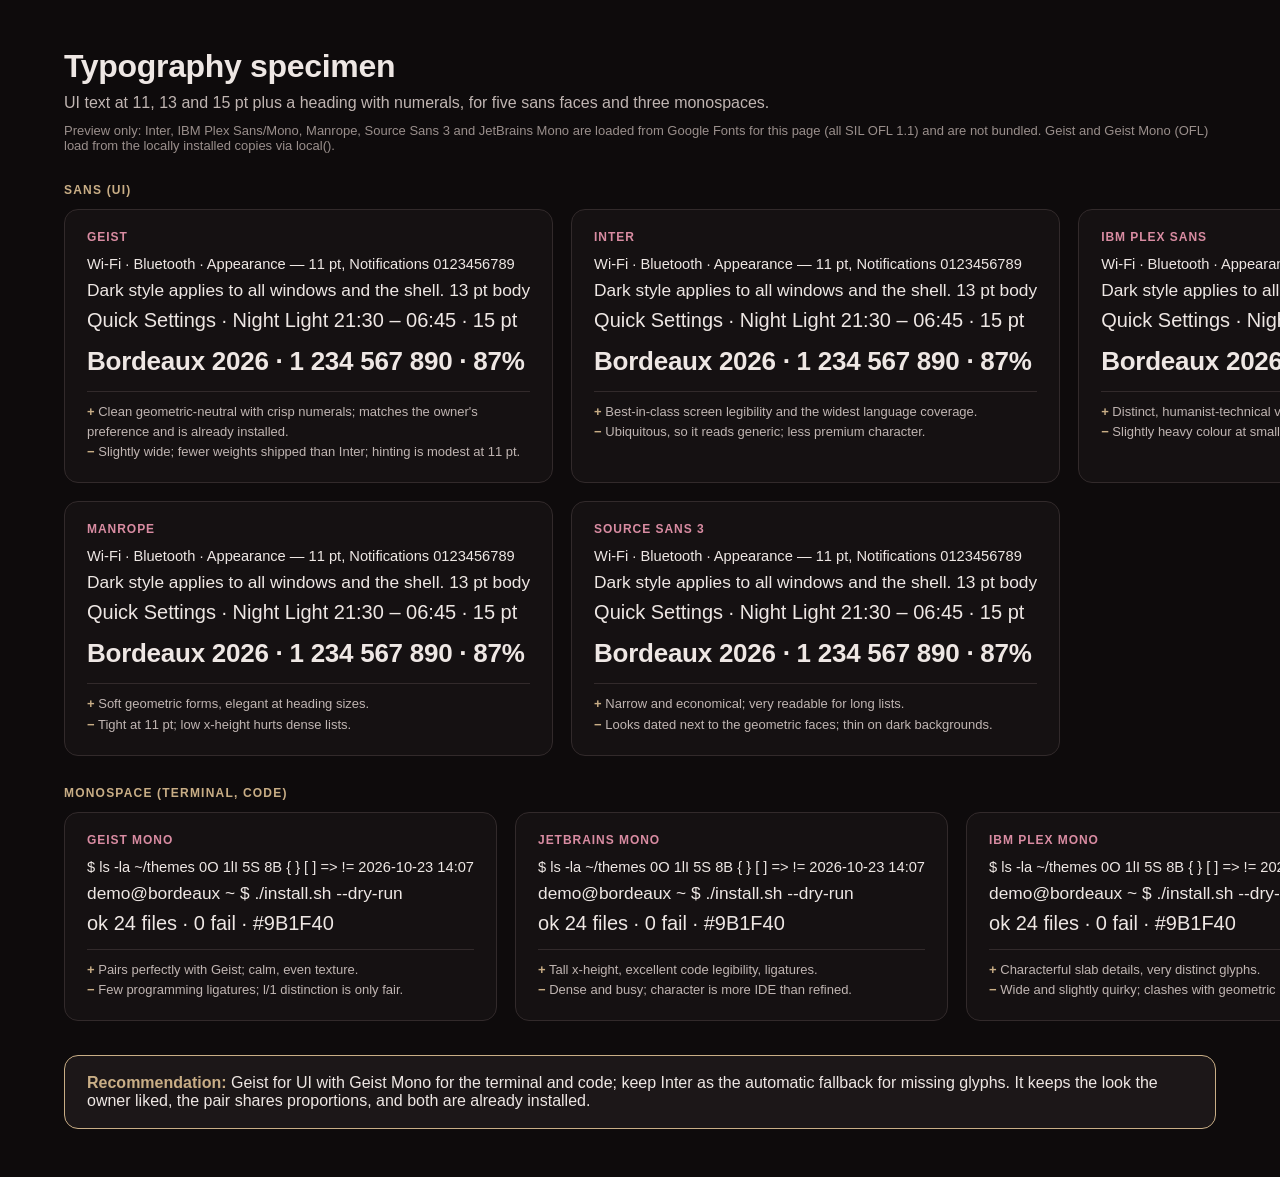
<file: docs/v2-previews/typography.html>
<!doctype html>
<!-- SPDX-License-Identifier: GPL-3.0-or-later -->
<!-- Copyright (C) Hamza Gouda -->
<html lang="en"><head><meta charset="utf-8"><title>Typography specimen</title>
<style>
@font-face{font-family:'Geist';src:local('Geist'),local('Geist Regular');font-weight:400}
@font-face{font-family:'Geist';src:local('Geist Medium');font-weight:500}
@font-face{font-family:'Geist';src:local('Geist SemiBold');font-weight:600}
@font-face{font-family:'Geist';src:local('Geist Bold');font-weight:700}
@font-face{font-family:'Geist Mono';src:local('Geist Mono'),local('Geist Mono Regular');font-weight:400}
@font-face{font-family:'Geist Mono';src:local('Geist Mono Medium');font-weight:500}
:root{--bg-0:#0E0B0C;--bg-1:#151112;--bg-2:#1C1718;--fg-0:#EEE7E4;--fg-1:#C0B5B2;--fg-2:#9A8F8C;--accent-hi:#D98CA2;--gold:#C9AE86;--border:#322A2B}
*{box-sizing:border-box}body{margin:0;background:var(--bg-0);color:var(--fg-0);font-family:'Geist','Inter',sans-serif;padding:48px 64px;max-width:1920px}
h1{font-size:32px;margin:0 0 6px;font-weight:600;letter-spacing:-.01em}
.lead{color:var(--fg-1);margin:0 0 8px;max-width:900px;line-height:1.5}
.note{color:var(--fg-2);font-size:13px;margin:0 0 28px}
h3.g{font-size:12px;letter-spacing:.1em;text-transform:uppercase;color:var(--gold);margin:30px 0 12px;font-weight:600}
.grid{display:grid;grid-template-columns:repeat(3,1fr);gap:18px}
section{background:var(--bg-1);border:1px solid var(--border);border-radius:14px;padding:20px 22px}
section h2{font-size:12px;letter-spacing:.08em;text-transform:uppercase;color:var(--accent-hi);margin:0 0 12px;font-family:'Geist',sans-serif;font-weight:600}
.s{margin:0 0 8px;color:var(--fg-0);white-space:nowrap;overflow:hidden;text-overflow:ellipsis}
.h{font-size:26px;font-weight:600;margin:14px 0 2px;letter-spacing:-.01em;white-space:nowrap;overflow:hidden}
.pc{font-family:'Geist',sans-serif;font-size:13px;line-height:1.55;color:var(--fg-1);border-top:1px solid var(--border);padding-top:10px;margin:14px 0 0}
.pc b{color:var(--gold)}
.rec{margin-top:34px;padding:18px 22px;border:1px solid var(--gold);border-radius:14px;background:var(--bg-2);font-size:16px}
.rec b{color:var(--gold)}
</style></head><body>
<h1>Typography specimen</h1>
<p class="lead">UI text at 11, 13 and 15 pt plus a heading with numerals, for five sans faces and three monospaces.</p>
<p class="note">Preview only: Inter, IBM Plex Sans/Mono, Manrope, Source Sans 3 and JetBrains Mono are loaded from Google Fonts for this page (all SIL OFL 1.1) and are not bundled. Geist and Geist Mono (OFL) load from the locally installed copies via local().</p>
<h3 class="g">Sans (UI)</h3><div class="grid"><section><h2>Geist</h2><div style="font-family:'Geist',sans-serif"><div class="s" style="font-size:11pt">Wi-Fi · Bluetooth · Appearance — 11 pt, Notifications 0123456789</div>
<div class="s" style="font-size:13pt">Dark style applies to all windows and the shell. 13 pt body</div>
<div class="s" style="font-size:15pt">Quick Settings · Night Light 21:30 – 06:45 · 15 pt</div>
<div class="h">Bordeaux 2026 · 1 234 567 890 · 87%</div></div><p class="pc"><b>+</b> Clean geometric-neutral with crisp numerals; matches the owner's preference and is already installed.<br><b>−</b> Slightly wide; fewer weights shipped than Inter; hinting is modest at 11 pt.</p></section><section><h2>Inter</h2><div style="font-family:'Inter',sans-serif"><div class="s" style="font-size:11pt">Wi-Fi · Bluetooth · Appearance — 11 pt, Notifications 0123456789</div>
<div class="s" style="font-size:13pt">Dark style applies to all windows and the shell. 13 pt body</div>
<div class="s" style="font-size:15pt">Quick Settings · Night Light 21:30 – 06:45 · 15 pt</div>
<div class="h">Bordeaux 2026 · 1 234 567 890 · 87%</div></div><p class="pc"><b>+</b> Best-in-class screen legibility and the widest language coverage.<br><b>−</b> Ubiquitous, so it reads generic; less premium character.</p></section><section><h2>IBM Plex Sans</h2><div style="font-family:'IBM Plex Sans',sans-serif"><div class="s" style="font-size:11pt">Wi-Fi · Bluetooth · Appearance — 11 pt, Notifications 0123456789</div>
<div class="s" style="font-size:13pt">Dark style applies to all windows and the shell. 13 pt body</div>
<div class="s" style="font-size:15pt">Quick Settings · Night Light 21:30 – 06:45 · 15 pt</div>
<div class="h">Bordeaux 2026 · 1 234 567 890 · 87%</div></div><p class="pc"><b>+</b> Distinct, humanist-technical voice with strong numerals.<br><b>−</b> Slightly heavy colour at small sizes; reads corporate.</p></section><section><h2>Manrope</h2><div style="font-family:'Manrope',sans-serif"><div class="s" style="font-size:11pt">Wi-Fi · Bluetooth · Appearance — 11 pt, Notifications 0123456789</div>
<div class="s" style="font-size:13pt">Dark style applies to all windows and the shell. 13 pt body</div>
<div class="s" style="font-size:15pt">Quick Settings · Night Light 21:30 – 06:45 · 15 pt</div>
<div class="h">Bordeaux 2026 · 1 234 567 890 · 87%</div></div><p class="pc"><b>+</b> Soft geometric forms, elegant at heading sizes.<br><b>−</b> Tight at 11 pt; low x-height hurts dense lists.</p></section><section><h2>Source Sans 3</h2><div style="font-family:'Source Sans 3',sans-serif"><div class="s" style="font-size:11pt">Wi-Fi · Bluetooth · Appearance — 11 pt, Notifications 0123456789</div>
<div class="s" style="font-size:13pt">Dark style applies to all windows and the shell. 13 pt body</div>
<div class="s" style="font-size:15pt">Quick Settings · Night Light 21:30 – 06:45 · 15 pt</div>
<div class="h">Bordeaux 2026 · 1 234 567 890 · 87%</div></div><p class="pc"><b>+</b> Narrow and economical; very readable for long lists.<br><b>−</b> Looks dated next to the geometric faces; thin on dark backgrounds.</p></section></div>
<h3 class="g">Monospace (terminal, code)</h3><div class="grid"><section><h2>Geist Mono</h2><div style="font-family:'Geist Mono',sans-serif"><div class="s" style="font-size:11pt">$ ls -la ~/themes   0O 1lI 5S 8B  { } [ ] =&gt; != 2026-10-23 14:07</div>
<div class="s" style="font-size:13pt">demo@bordeaux ~ $ ./install.sh --dry-run</div>
<div class="s" style="font-size:15pt">ok  24 files · 0 fail · #9B1F40</div></div><p class="pc"><b>+</b> Pairs perfectly with Geist; calm, even texture.<br><b>−</b> Few programming ligatures; l/1 distinction is only fair.</p></section><section><h2>JetBrains Mono</h2><div style="font-family:'JetBrains Mono',sans-serif"><div class="s" style="font-size:11pt">$ ls -la ~/themes   0O 1lI 5S 8B  { } [ ] =&gt; != 2026-10-23 14:07</div>
<div class="s" style="font-size:13pt">demo@bordeaux ~ $ ./install.sh --dry-run</div>
<div class="s" style="font-size:15pt">ok  24 files · 0 fail · #9B1F40</div></div><p class="pc"><b>+</b> Tall x-height, excellent code legibility, ligatures.<br><b>−</b> Dense and busy; character is more IDE than refined.</p></section><section><h2>IBM Plex Mono</h2><div style="font-family:'IBM Plex Mono',sans-serif"><div class="s" style="font-size:11pt">$ ls -la ~/themes   0O 1lI 5S 8B  { } [ ] =&gt; != 2026-10-23 14:07</div>
<div class="s" style="font-size:13pt">demo@bordeaux ~ $ ./install.sh --dry-run</div>
<div class="s" style="font-size:15pt">ok  24 files · 0 fail · #9B1F40</div></div><p class="pc"><b>+</b> Characterful slab details, very distinct glyphs.<br><b>−</b> Wide and slightly quirky; clashes with geometric UI fonts.</p></section></div>
<div class="rec"><b>Recommendation:</b> Geist for UI with Geist Mono for the terminal and code; keep Inter as the automatic fallback for missing glyphs. It keeps the look the owner liked, the pair shares proportions, and both are already installed.</div>
</body></html>
</file>
